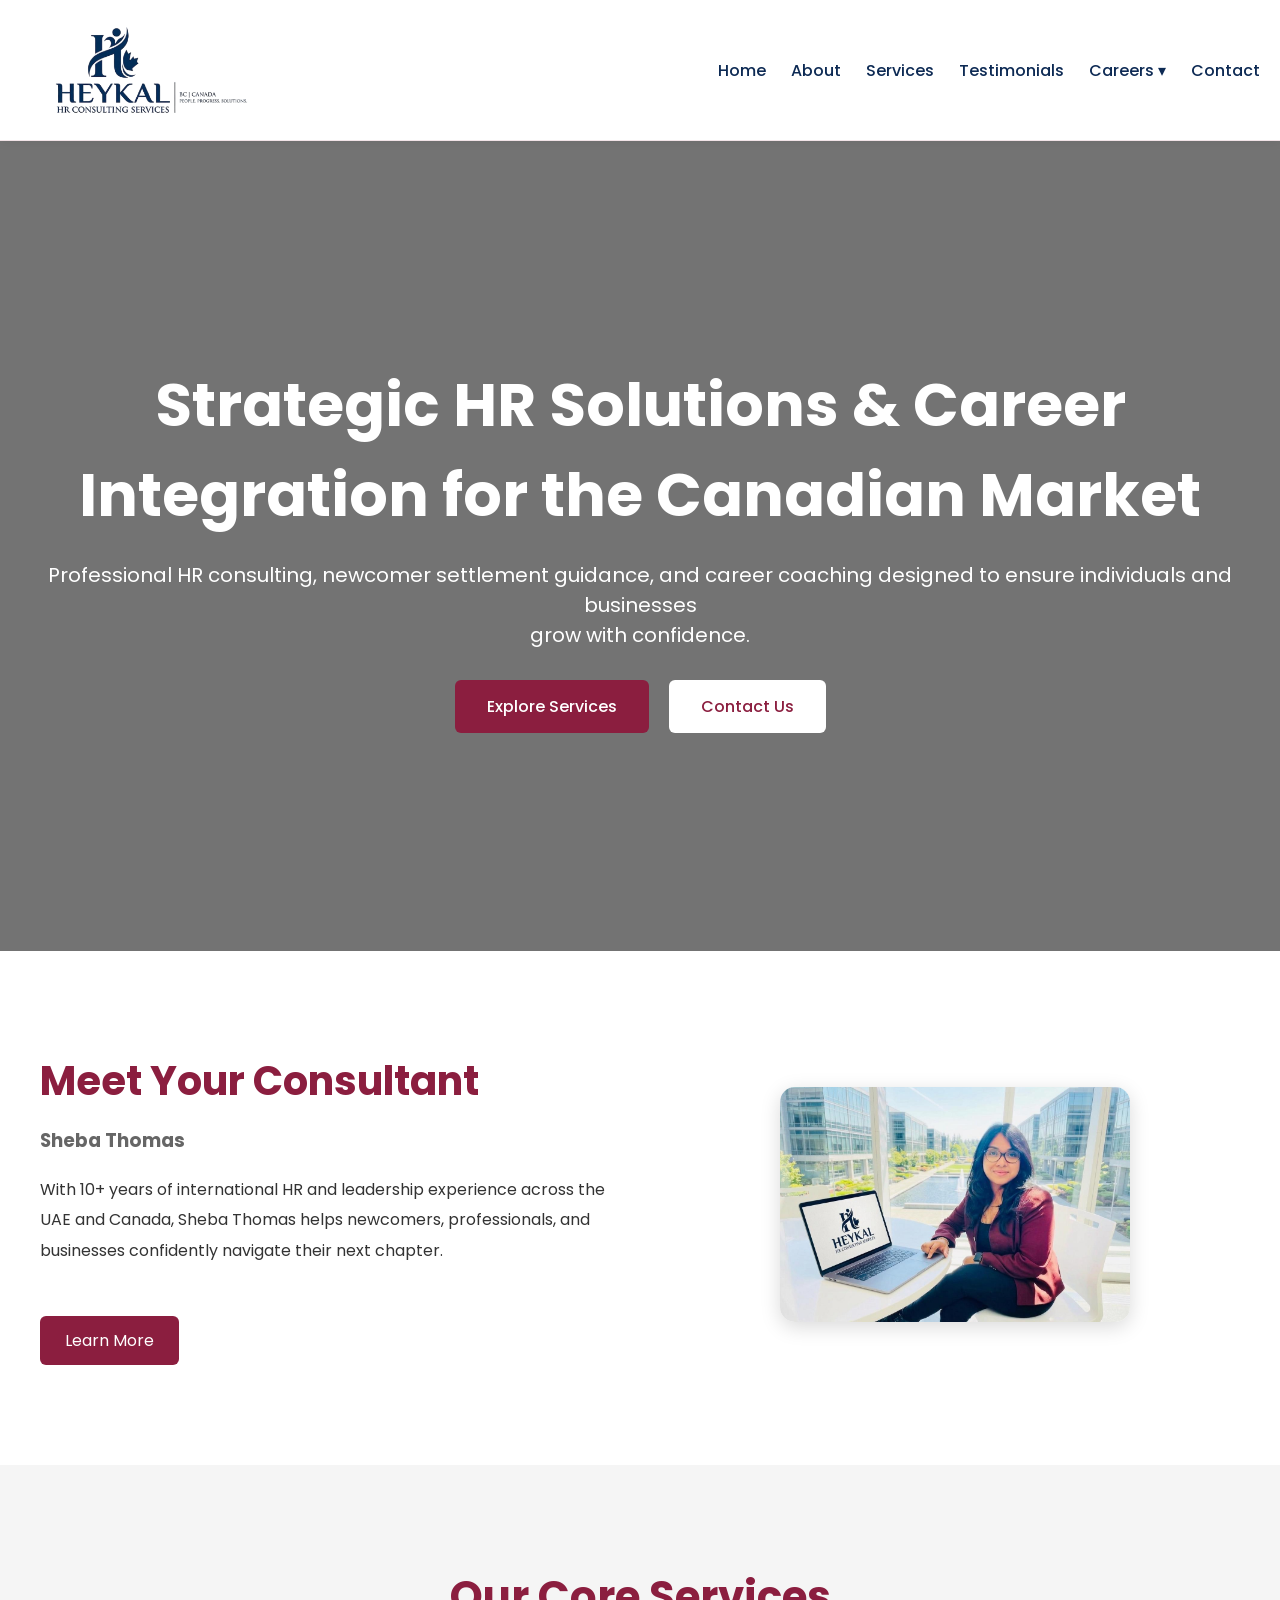
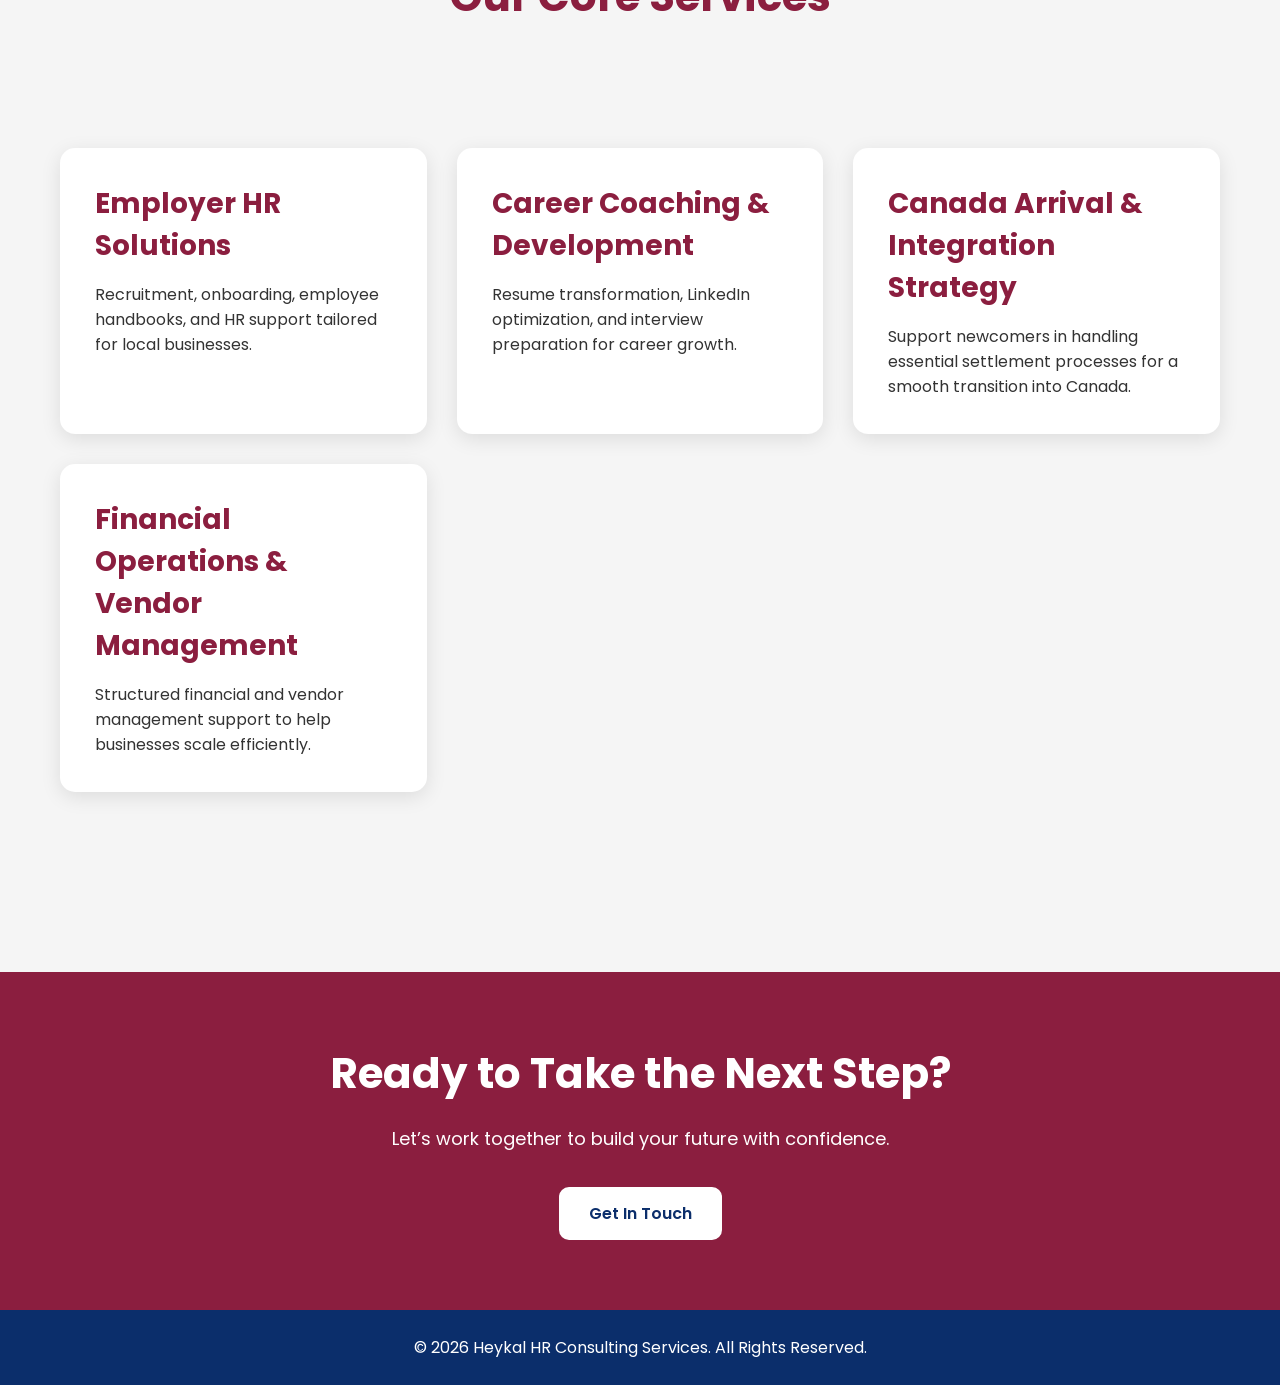
<file: index.html>
<!DOCTYPE html>
<html lang="en">

<head>
  <meta charset="UTF-8">
  <meta name="viewport" content="width=device-width, initial-scale=1.0">
  <title>Heykal HR Consulting Services | Canadian HR Solutions & Career Coaching</title>
  <link rel="icon" type="image/png" href="images/favicon.png">
  <link rel="stylesheet" href="./css/style.css">
  <link href="https://fonts.googleapis.com/css2?family=Poppins:wght@300;400;500;600;700&display=swap" rel="stylesheet">
</head>

<body>

  <!-- HEADER -->
  <header>

  <nav>
    <a href="index.html" class="logo">
  <img src="images/Final Logo 1.png" alt="Logo">
</a>

    <div class="hamburger" id="hamburger">
      <span></span>
      <span></span>
      <span></span>
    </div>

    <ul id="nav-menu">
      <li><a href="index.html">Home</a></li>
      <li><a href="about.html">About</a></li>
      <li><a href="services.html">Services</a></li>
      <li><a href="testimonial.html">Testimonials</a></li>
        <li class="dropdown">
  <a href="#">Careers ▾</a>

  <ul class="dropdown-menu">
    <li><a href="career.html">Career Opportunities</a></li>
    <li><a href="ethical.html">Ethical Commitment</a></li>
  </ul>
</li>
      <li><a href="contact.html" class="nav-btn">Contact</a></li>
    </ul>
  </nav>

  </header>

  <!-- HERO SECTION -->
  <section class="hero">

    <div class="hero-content">

      <h1>
        Strategic HR Solutions & Career Integration for the Canadian Market
      </h1>

      <p>
        ​Professional HR consulting, newcomer settlement guidance, and career 
        coaching designed to ensure individuals and businesses<br>
        grow with confidence.
      </p>

      <div class="hero-buttons">

        <a href="services.html" class="btn">
          Explore Services
        </a>

        <a href="contact.html" class="btn btn-secondary">
          Contact Us
        </a>

      </div>

    </div>

  </section>

  <!-- ABOUT PREVIEW -->
  <section class="home-about">

    <div class="home-about-container">

      <div class="home-about-text">

        <h2>
          Meet Your Consultant
        </h2>

        <h3>
          Sheba Thomas
        </h3>

        <p>
          With 10+ years of international HR and leadership experience
          across the UAE and Canada, Sheba Thomas helps newcomers,
          professionals, and businesses confidently navigate their
          next chapter.
        </p>

        <a href="about.html" class="learn-btn">
          Learn More
        </a>

      </div>

      <div class="home-about-image">

        <img src="images/sheba thomas pic 2.jpeg" alt="Sheba Thomas">

      </div>

    </div>

  </section>

  <!-- SERVICES PREVIEW -->
  <section class="home-services">

    <div class="section-title">
      <h2>Our Core Services</h2>
    </div>

    <div class="services-grid">

      <!-- SERVICE 1 -->
      <div class="service-card-new">

        <h2>Employer HR Solutions</h2>

        <p>
          Recruitment, onboarding, employee handbooks,
          and HR support tailored for local businesses.
        </p>

      </div>

      <!-- SERVICE 2 -->
      <!-- <div class="service-card-new">

        <h2>Elite Concierge & Hospitality Solutions</h2>

        <p>
          Covers expert hiring, specialized hospitality training, 
          and clear rules for handling operations and tough customers.
        </p>

      </div> -->

      <!-- SERVICE 3 -->
      <div class="service-card-new">

        <h2>Career Coaching & Development</h2>

        <p>
          Resume transformation, LinkedIn optimization,
          and interview preparation for career growth.
        </p>

      </div>

      <!-- SERVICE 4 -->
      <div class="service-card-new">

        <h2>Canada Arrival & Integration Strategy</h2>

        <p>
          Support newcomers in handling essential settlement processes for a smooth transition into Canada.
        </p>

      </div>

      <!-- SERVICE 5 -->
       <div class="service-card-new">

        <h2>Financial Operations & Vendor Management</h2>

        <p>
          Structured financial and vendor management support to help businesses scale efficiently.
        </p>

      </div>
    </div>

  </section>

  <!-- CTA SECTION -->
  <section class="cta-section">

    <h2>
      Ready to Take the Next Step?
    </h2>

    <p>
      Let’s work together to build your future with confidence.
    </p>

    <a href="contact.html" class="btn ">
      Get In Touch
    </a>

  </section>

  <!-- FOOTER -->
  <footer>

    <p>
      © 2026 Heykal HR Consulting Services. All Rights Reserved.
    </p>

  </footer>
<script>
  const hamburger = document.getElementById('hamburger');
  const navMenu = document.getElementById('nav-menu');

  hamburger.addEventListener('click', () => {
    navMenu.classList.toggle('active');
    hamburger.classList.toggle('active');
  });
</script>

</body>

</html>
</file>
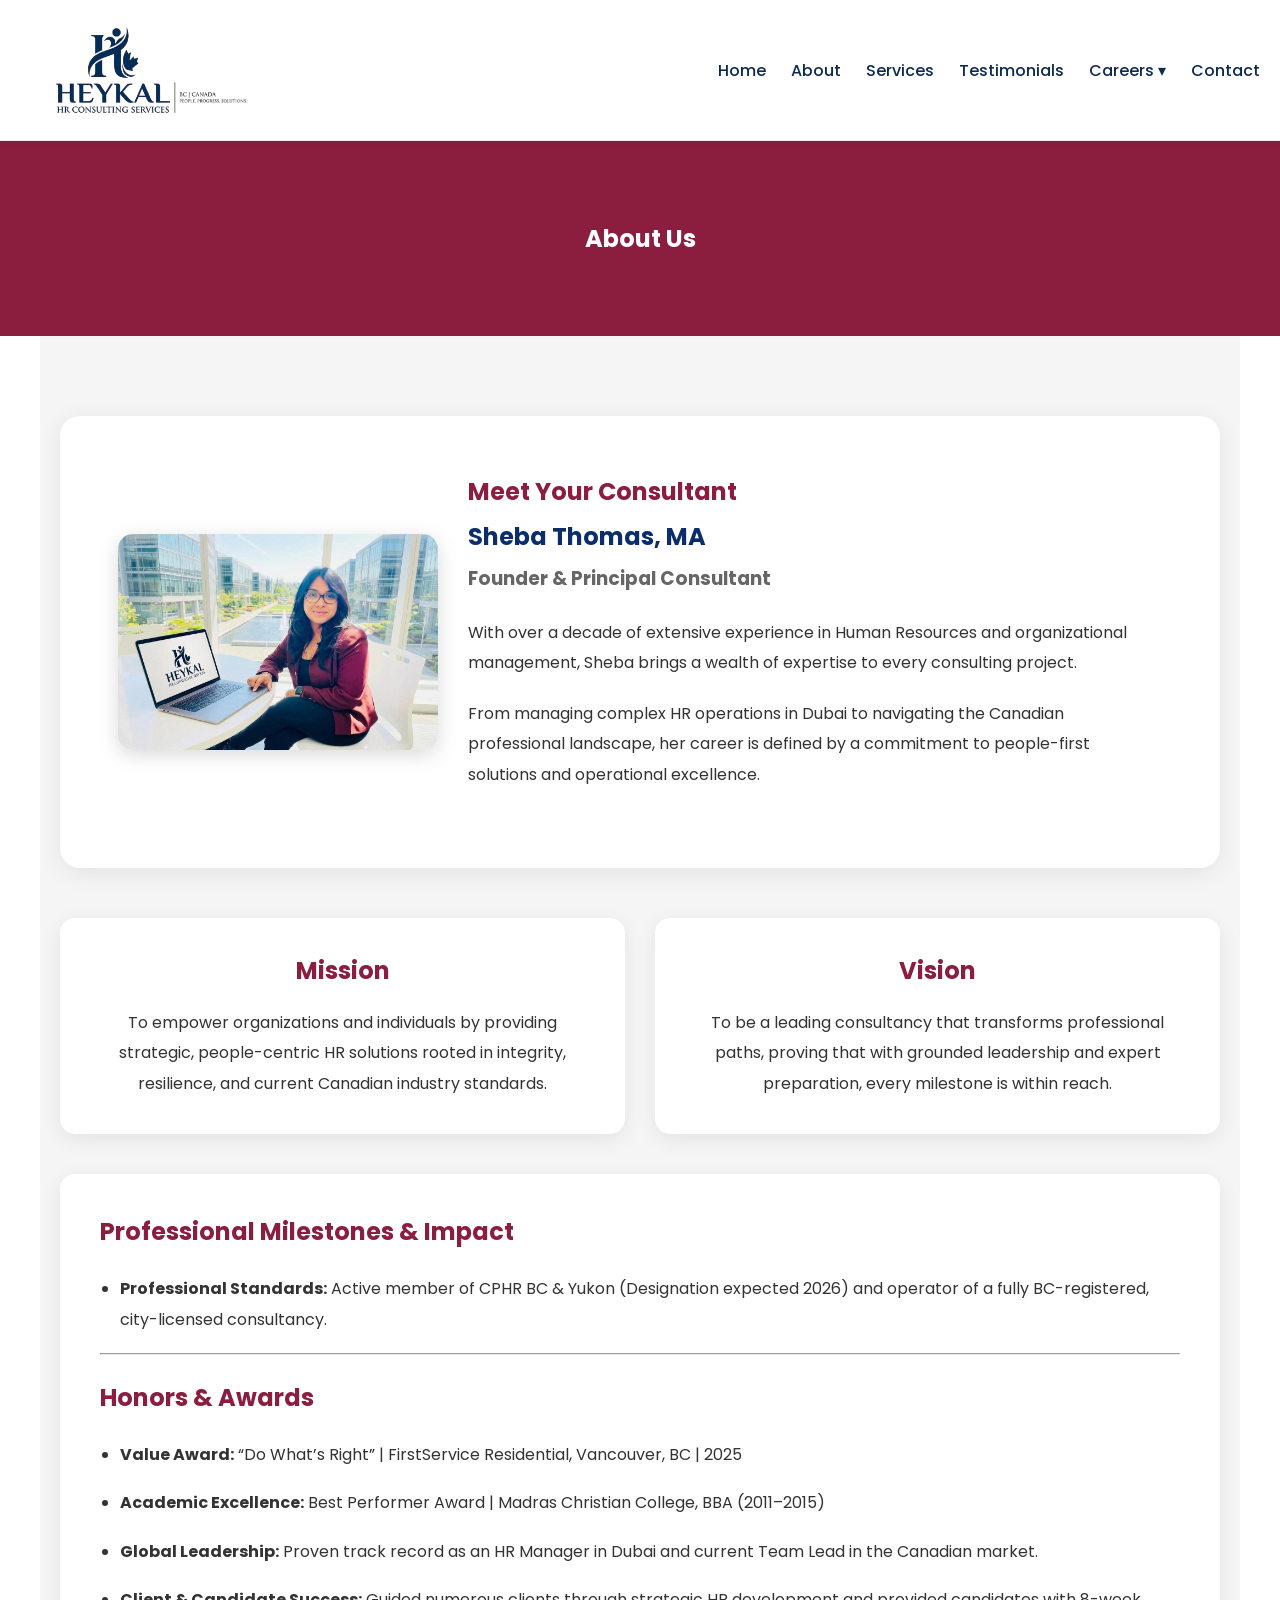
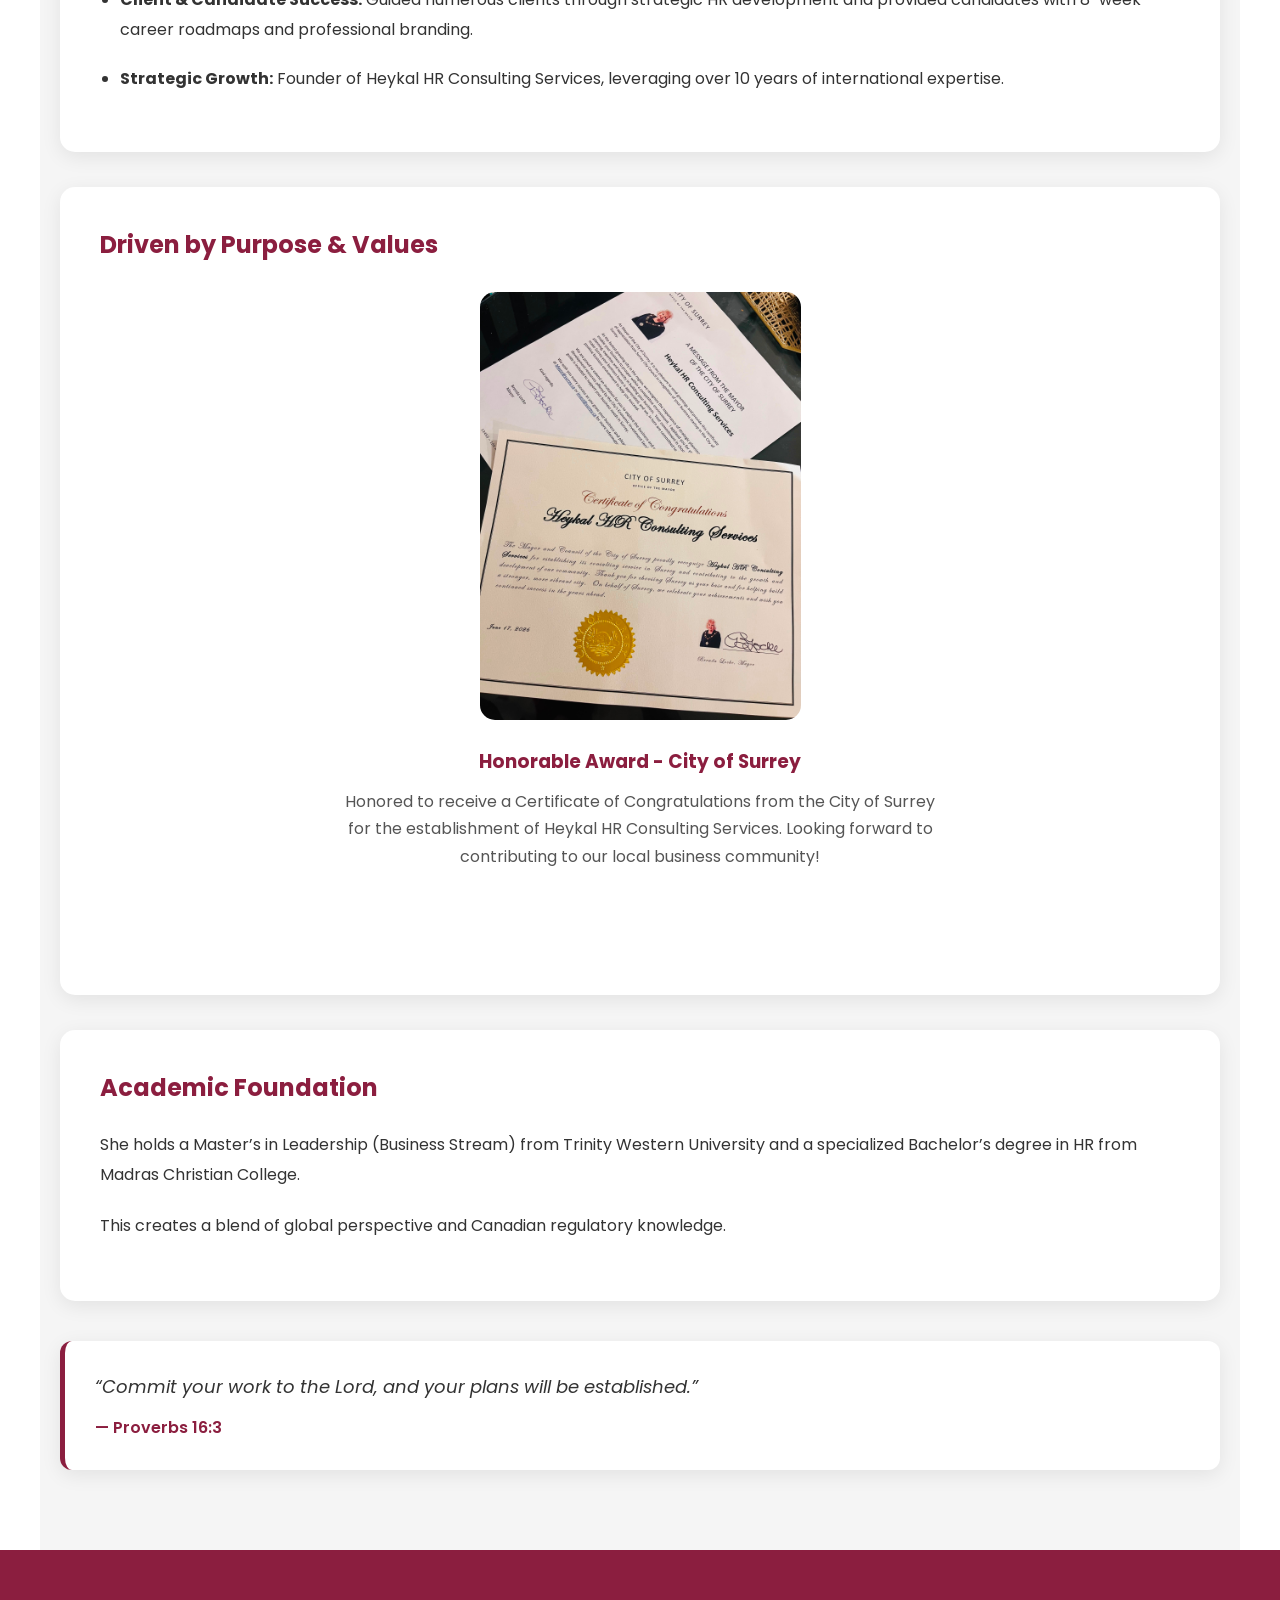
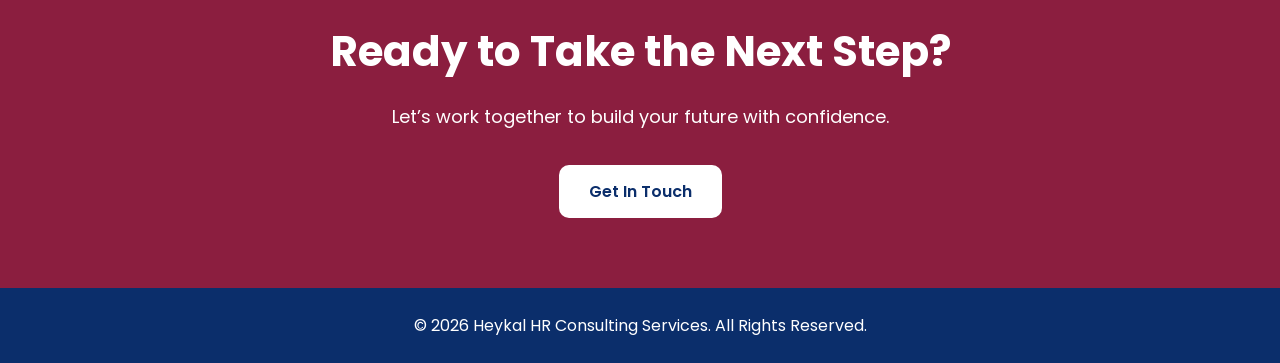
<file: about.html>
<!DOCTYPE html>
<html lang="en">
<head>
  <meta charset="UTF-8">
  <meta name="viewport" content="width=device-width, initial-scale=1.0">
  <title>About Us - Consultancy</title>

  <link rel="stylesheet" href="./css/style.css">

  <link href="https://fonts.googleapis.com/css2?family=Poppins:wght@300;400;500;600;700&display=swap" rel="stylesheet">
</head>
<body>

  <!-- HEADER -->
  <header>

  <nav>
     <a href="index.html" class="logo">
  <img src="images/Final Logo 1.png" alt="Logo">
</a>

    <div class="hamburger" id="hamburger">
      <span></span>
      <span></span>
      <span></span>
    </div>

    <ul id="nav-menu">
      <li><a href="index.html">Home</a></li>
      <li><a href="about.html">About</a></li>
      <li><a href="services.html">Services</a></li>
      <li><a href="testimonial.html">Testimonials</a></li>
       <!-- Careers Dropdown -->
      <li class="dropdown">
  <a href="#">Careers ▾</a>

  <ul class="dropdown-menu">
    <li><a href="career.html">Career Opportunities</a></li>
    <li><a href="ethical.html">Ethical Commitment</a></li>
  </ul>
</li>
      <li><a href="contact.html" class="nav-btn">Contact</a></li>
    </ul>
  </nav>

  </header>

  <section class="page-banner">
    <h1>About Us</h1>
  </section>

<section class="about-profile">

  <!-- MAIN PROFILE CARD -->
  <div class="profile-main-card">

    <img src="images/sheba thomas pic 2.jpeg" alt="Sheba Thomas">

   <div class="profile-content">

  <h1>Meet Your Consultant</h1>

  <h2>Sheba Thomas, MA</h2>

  <h3>Founder & Principal Consultant</h3>

  <p>
    With over a decade of extensive experience in Human Resources
    and organizational management, Sheba brings a wealth of expertise
    to every consulting project.
  </p>

  <p>
    From managing complex HR operations in Dubai to navigating
    the Canadian professional landscape, her career is defined
    by a commitment to people-first solutions and operational excellence.
  </p>

</div>

  </div>

  <!-- MISSION & VISION -->
  <div class="mission-vision-grid">

    <div class="mission-card">

      <h2>Mission</h2>

      <p>
        To empower organizations and individuals by providing strategic,
        people-centric HR solutions rooted in integrity, resilience,
        and current Canadian industry standards.
      </p>

    </div>

    <div class="mission-card">

      <h2>Vision</h2>

      <p>
        To be a leading consultancy that transforms professional paths,
        proving that with grounded leadership and expert preparation,
        every milestone is within reach.
      </p>

    </div>

  </div>

  <!-- EXPERIENCE -->
  <div class="about-box">

  <!-- Section 1: Professional Milestones -->
  <h2>Professional Milestones &amp; Impact</h2>
  <ul>
    <li>
      <strong>Professional Standards:</strong>
      Active member of CPHR BC &amp; Yukon (Designation expected 2026) 
      and operator of a fully BC-registered, city-licensed consultancy.
    </li>
  </ul>

  <hr /> <!-- Clean native browser divider line -->

  <!-- Section 2: Honors & Awards -->
  &nbsp;<h2>Honors &amp; Awards</h2>
  <ul>
    <li>
      <strong>Value Award:</strong>
      “Do What’s Right” | FirstService Residential, Vancouver, BC | 2025
    </li>
    
    <li>
      <strong>Academic Excellence:</strong>
      Best Performer Award | Madras Christian College, BBA (2011–2015)
    </li>

    <li>
      <strong>Global Leadership:</strong>
      Proven track record as an HR Manager in Dubai 
      and current Team Lead in the Canadian market.
    </li>

    <li>
      <strong>Client &amp; Candidate Success:</strong>
      Guided numerous clients through strategic HR development 
      and provided candidates with 8-week career roadmaps and professional branding.
    </li>

    <li>
      <strong>Strategic Growth:</strong>
      Founder of Heykal HR Consulting Services, 
      leveraging over 10 years of international expertise.
    </li>
  </ul>

</div>

<div class="about-box">

  <h2>Driven by Purpose & Values</h2>

  <div class="slider">

    <div class="slides">

      <!-- SLIDE Master -->
      <div class="slide-card active">
        <img src="./images/img master.jpeg" alt="Value Award">
        <h3>Honorable Award - City of Surrey</h3>
        <p>
        Honored to receive a Certificate of Congratulations from the City of Surrey for the establishment of Heykal HR Consulting Services. 
        Looking forward to contributing to our local business community!
        </p>
      </div>

      <!-- SLIDE 1 -->
      <div class="slide-card active">
        <img src="./images/img 1.jpeg" alt="TWU Graduation">
        <h3>TWU Graduation – Class of 2023</h3>
        <p>
          Celebrating success and new beginnings with colleagues at Trinity Western University, Langley campus.  
          Honored to be a Master of Arts in Leadership graduate, Class of 2023.
        </p>
      </div>

      <!-- SLIDE 2 -->
      <div class="slide-card">
        <img src="./images/img 3.jpeg" alt="Alumni Testimony">
        <h3>Alumni Testimony – TWU Orientation</h3>
        <p>
          Sharing my journey as an alumnus at the Trinity Western University Langley campus orientation.  
          A moment of reflection, growth, and giving back to the academic community.
        </p>
      </div>

      <!-- SLIDE 3 -->
      <div class="slide-card">
        <img src="./images/img 5.jpg" alt="Academic Excellence">
        <h3>Academic Excellence – MCC</h3>
        <p>
          Honored to be recognized as the Best Performer of the BBA 2011–2014 batch at Madras Christian College.  
          A milestone that reflects dedication, consistency, and academic excellence.
        </p>
      </div>

      <!-- SLIDE 4 (you can keep or remove if no image) -->
      <div class="slide-card">
        <img src="./images/img 6.jpg" alt="Value Award">
        <h3>Value Award – 2025</h3>
        <p>
          Recipient of the 2025 Value Award for “Do What’s Right” at FirstService Residential, Canada.  
          Recognition for integrity, professionalism, and ethical leadership.        </p>
      </div>

    <!-- SLIDE 5 (you can keep or remove if no image) -->
      <div class="slide-card">
        <img src="./images/img 2.jpeg" alt="Value Award">
        <h3>Memorable Moments at TWU</h3>
        <p>
          ​Mentoring, inspiring, and advising the next generation at TWU.
        </p>
      </div>

    <!-- SLIDE 6 (you can keep or remove if no image) -->
      <div class="slide-card">
        <img src="./images/img 4.jpeg" alt="Value Award">
        <h3>Leadership in Action</h3>
        <p>
          ​Mentoring, inspiring, and advising the next generation at TWU.
        </p>
      </div>

    <!-- SLIDE 7 (you can keep or remove if no image) -->
      <div class="slide-card">
        <img src="./images/img 7.jpeg" alt="Value Award">
        <h3>Strategic HR Connection</h3>
        <p>
         Aligning with industry leaders and strategic human resources developments at the CPHR BC & Yukon AGM.
        </p>
      </div>

    <!-- SLIDE 8 (you can keep or remove if no image) -->
      <div class="slide-card">
        <img src="./images/img 8.jpeg" alt="Value Award">
        <h3>Building Meaningful Partnership</h3>
        <p>
         Connecting with professionals to drive strategic career integration and workforce pathways.
        </p>
      </div>

    </div>

  </div>
</div>
  <!-- EDUCATION -->
  <div class="about-box">

    <h2>Academic Foundation</h2>

    <p>
      She holds a Master’s in Leadership (Business Stream)
      from Trinity Western University and a specialized
      Bachelor’s degree in HR from Madras Christian College.
    </p>

    <p>
      This creates a blend of global perspective and
      Canadian regulatory knowledge.
    </p>

  </div>
<!-- BIBLE VERSE -->
<div class="verse">

  <p>
    “Commit your work to the Lord, and your plans will be established.”
  </p>

  <span>
    — Proverbs 16:3
  </span>

</div>
</section>

<!-- CTA SECTION -->
  <section class="cta-section">

    <h2>
      Ready to Take the Next Step?
    </h2>

    <p>
      Let’s work together to build your future with confidence.
    </p>

    <a href="contact.html" class="btn ">
      Get In Touch
    </a>

  </section>

  <!-- FOOTER -->
  <footer>

    <p>
      © 2026 Heykal HR Consulting Services. All Rights Reserved.
    </p>

  </footer>
  
  <script>
    const hamburger = document.getElementById('hamburger');
    const navMenu = document.getElementById('nav-menu'); // Double check this ID matches your <ul>

    hamburger.addEventListener('click', () => {
      navMenu.classList.toggle('active');
      console.log("Menu toggled!"); // This helps you check if the click is working
    });
  </script>

  <script>
  const slides = document.querySelectorAll(".slide-card");
  let currentSlide = 0;

  function showSlide(index) {
    slides.forEach(slide => slide.classList.remove("active"));
    slides[index].classList.add("active");
  }

  function nextSlide() {
    currentSlide = (currentSlide + 1) % slides.length;
    showSlide(currentSlide);
  }

  // start
  showSlide(currentSlide);

  // change every 3 seconds
  setInterval(nextSlide, 4500);
</script>

</body>
</html>
</file>
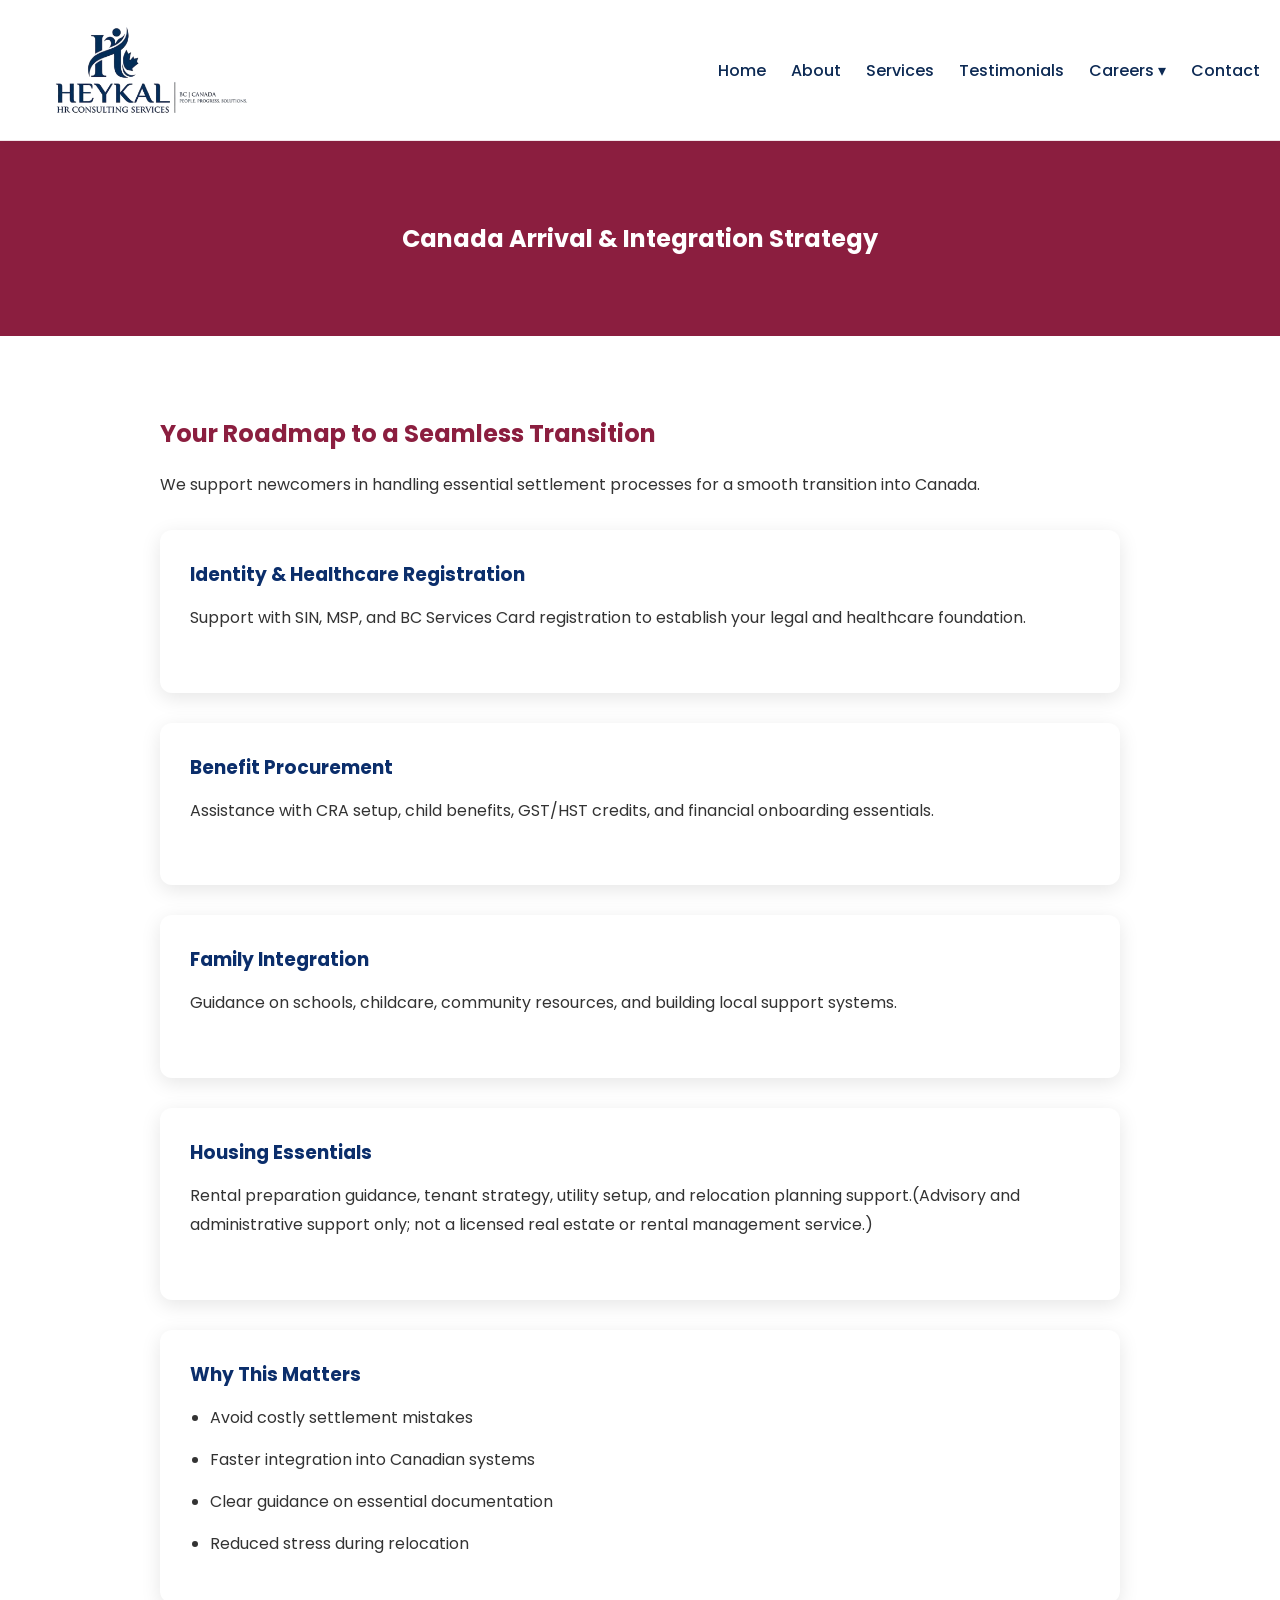
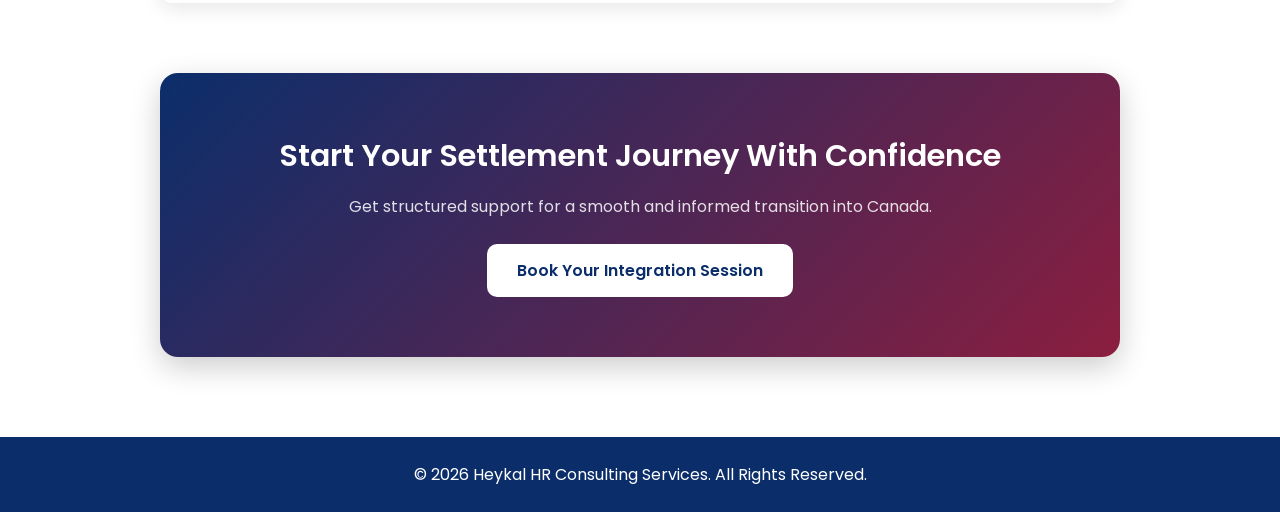
<file: canada-arrival.html>
<!DOCTYPE html>
<html lang="en">

<head>
  <meta charset="UTF-8">
  <meta name="viewport" content="width=device-width, initial-scale=1.0">

  <title>Canada Arrival & Integration Strategy</title>

  <link rel="stylesheet" href="./css/style.css">

  <link href="https://fonts.googleapis.com/css2?family=Poppins:wght@300;400;500;600;700&display=swap" rel="stylesheet">
</head>

<body>

  <!-- HEADER -->
  <header>

    <nav>
      <a href="index.html" class="logo">
  <img src="images/Final Logo 1.png" alt="Logo">
</a>

      <div class="hamburger" id="hamburger">
        <span></span>
        <span></span>
        <span></span>
      </div>

      <ul id="nav-menu">
        <li><a href="index.html">Home</a></li>
        <li><a href="about.html">About</a></li>
        <li><a href="services.html">Services</a></li>
        <li><a href="testimonial.html">Testimonials</a></li>
         <!-- Careers Dropdown -->
       <li class="dropdown">
  <a href="#">Careers ▾</a>

  <ul class="dropdown-menu">
    <li><a href="career.html">Career Opportunities</a></li>
    <li><a href="ethical.html">Ethical Commitment</a></li>
  </ul>
</li>
        <li><a href="contact.html" class="nav-btn">Contact</a></li>
      </ul>
    </nav>

  </header>

  <!-- BANNER -->
  <section class="page-banner">
    <h1>Canada Arrival & Integration Strategy</h1>
  </section>

  <!-- CONTENT -->
  <section class="roadmap-section">

    <h2>Your Roadmap to a Seamless Transition</h2>

    <p>
      We support newcomers in handling essential settlement processes for a smooth transition into Canada.
    </p>

    <!-- BOX 1 -->
    <div class="timeline-box">
      <h3>Identity & Healthcare Registration</h3>
      <p>
        Support with SIN, MSP, and BC Services Card registration to establish your legal and healthcare foundation.
      </p>
    </div>

    <!-- BOX 2 -->
    <div class="timeline-box">
      <h3>Benefit Procurement</h3>
      <p>
        Assistance with CRA setup, child benefits, GST/HST credits, and financial onboarding essentials.
      </p>
    </div>

    <!-- BOX 3 -->
    <div class="timeline-box">
      <h3>Family Integration</h3>
      <p>
        Guidance on schools, childcare, community resources, and building local support systems.
      </p>
    </div>

    <!-- BOX 4 -->
    <div class="timeline-box">
      <h3>Housing Essentials</h3>
      <p>
        Rental preparation guidance, tenant strategy, utility setup, and relocation planning support.
        ​(Advisory and administrative support only; not a licensed real estate or rental management service.)
      </p>
    </div>

    <!-- WHY SECTION -->
    <div class="timeline-box">
      <h3>Why This Matters</h3>

      <ul>
        <li>Avoid costly settlement mistakes</li>
        <li>Faster integration into Canadian systems</li>
        <li>Clear guidance on essential documentation</li>
        <li>Reduced stress during relocation</li>
      </ul>
    </div>

    <!-- CTA -->
    <div class="service-cta">

      <h3>Start Your Settlement Journey With Confidence</h3>

      <p>
        Get structured support for a smooth and informed transition into Canada.
      </p>

      <a href="contact.html" class="contact-btn">
        Book Your Integration Session
      </a>

    </div>

  </section>

    <!-- FOOTER -->
  <footer>

    <p>
      © 2026 Heykal HR Consulting Services. All Rights Reserved.
    </p>

  </footer>
  
  <!-- SCRIPT -->
  <script>
    const hamburger = document.getElementById('hamburger');
    const navMenu = document.getElementById('nav-menu');

    hamburger.addEventListener('click', () => {
      navMenu.classList.toggle('active');
    });
  </script>

</body>

</html>
</file>
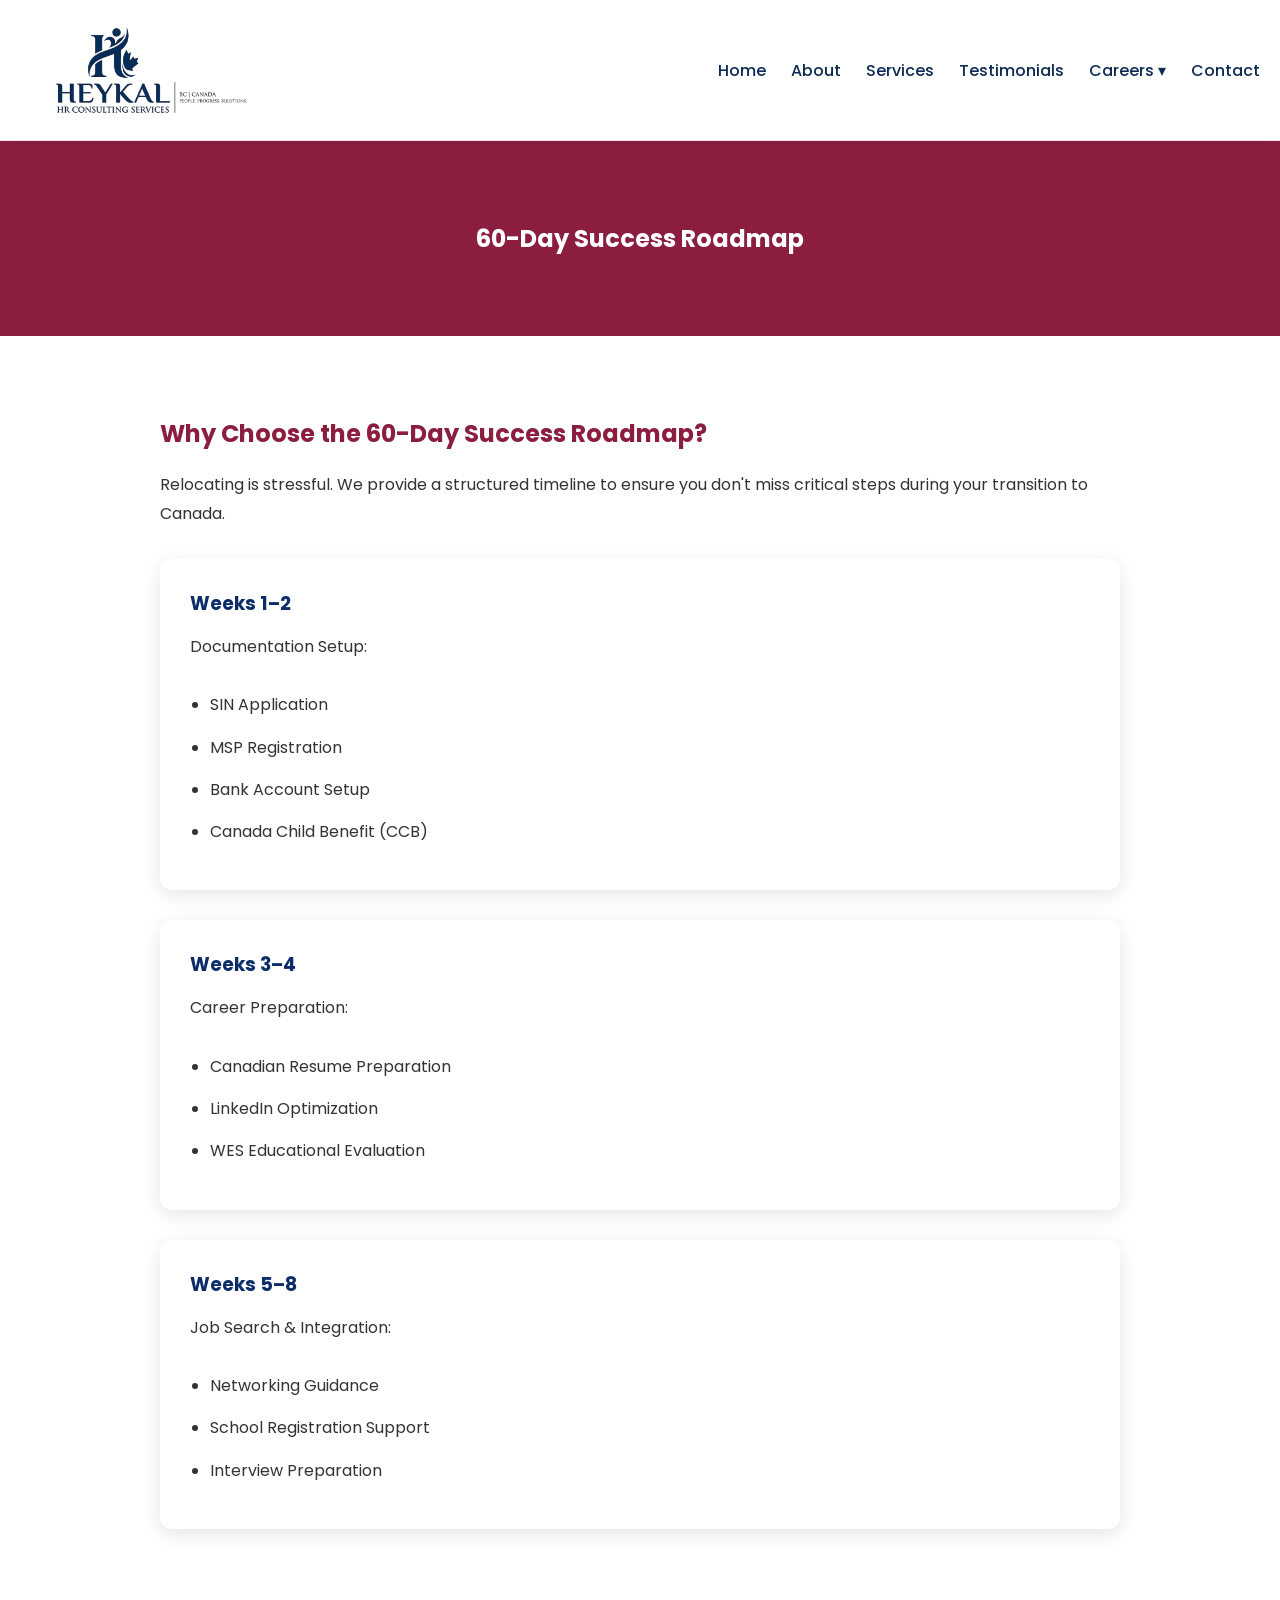
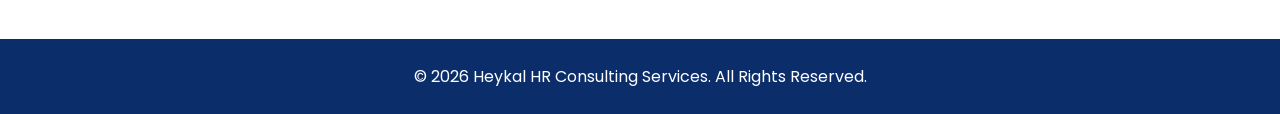
<file: canada-start.html>
<!DOCTYPE html>
<html lang="en">

<head>
  <meta charset="UTF-8">
  <meta name="viewport" content="width=device-width, initial-scale=1.0">

  <title>60-Day Success Package</title>

  <link rel="stylesheet" href="./css/style.css">

  <link href="https://fonts.googleapis.com/css2?family=Poppins:wght@300;400;500;600;700&display=swap" rel="stylesheet">
</head>

<body>

  <!-- HEADER -->
  <header>

  <nav>
     <a href="index.html" class="logo">
  <img src="images/Final Logo 1.png" alt="Logo">
</a>

    <div class="hamburger" id="hamburger">
      <span></span>
      <span></span>
      <span></span>
    </div>

    <ul id="nav-menu">
      <li><a href="index.html">Home</a></li>
      <li><a href="about.html">About</a></li>
      <li><a href="services.html">Services</a></li>
      <li><a href="testimonial.html">Testimonials</a></li>
       <!-- Careers Dropdown -->
     <li class="dropdown">
  <a href="#">Careers ▾</a>

  <ul class="dropdown-menu">
    <li><a href="career.html">Career Opportunities</a></li>
    <li><a href="ethical.html">Ethical Commitment</a></li>
  </ul>
</li>
      <li><a href="contact.html" class="nav-btn">Contact</a></li>
    </ul>
  </nav>

  </header>

  <!-- BANNER -->
  <section class="page-banner">
    <h1>60-Day Success Roadmap</h1>
  </section>

  <!-- CONTENT -->
  <section class="roadmap-section">

    <h2>Why Choose the 60-Day Success Roadmap?</h2>

    <p>
      Relocating is stressful. We provide a structured timeline to ensure
      you don't miss critical steps during your transition to Canada.
    </p>

    <!-- TIMELINE -->

    <div class="timeline-box">

      <h3>Weeks 1–2</h3>

      <p>
        Documentation Setup:
      </p>

      <ul>
        <li>SIN Application</li>
        <li>MSP Registration</li>
        <li>Bank Account Setup</li>
        <li>Canada Child Benefit (CCB)</li>
      </ul>

    </div>

    <div class="timeline-box">

      <h3>Weeks 3–4</h3>

      <p>
        Career Preparation:
      </p>

      <ul>
        <li>Canadian Resume Preparation</li>
        <li>LinkedIn Optimization</li>
        <li>WES Educational Evaluation</li>
      </ul>

    </div>

    <div class="timeline-box">

      <h3>Weeks 5–8</h3>

      <p>
        Job Search & Integration:
      </p>

      <ul>
        <li>Networking Guidance</li>
        <li>School Registration Support</li>
        <li>Interview Preparation</li>
      </ul>

    </div>

  </section>

    <!-- FOOTER -->
  <footer>

    <p>
      © 2026 Heykal HR Consulting Services. All Rights Reserved.
    </p>

  </footer>
  
  <script>
    const hamburger = document.getElementById('hamburger');
    const navMenu = document.getElementById('nav-menu'); // Double check this ID matches your <ul>

    hamburger.addEventListener('click', () => {
      navMenu.classList.toggle('active');
      console.log("Menu toggled!"); // This helps you check if the click is working
    });
  </script>
</body>

</html>
</file>
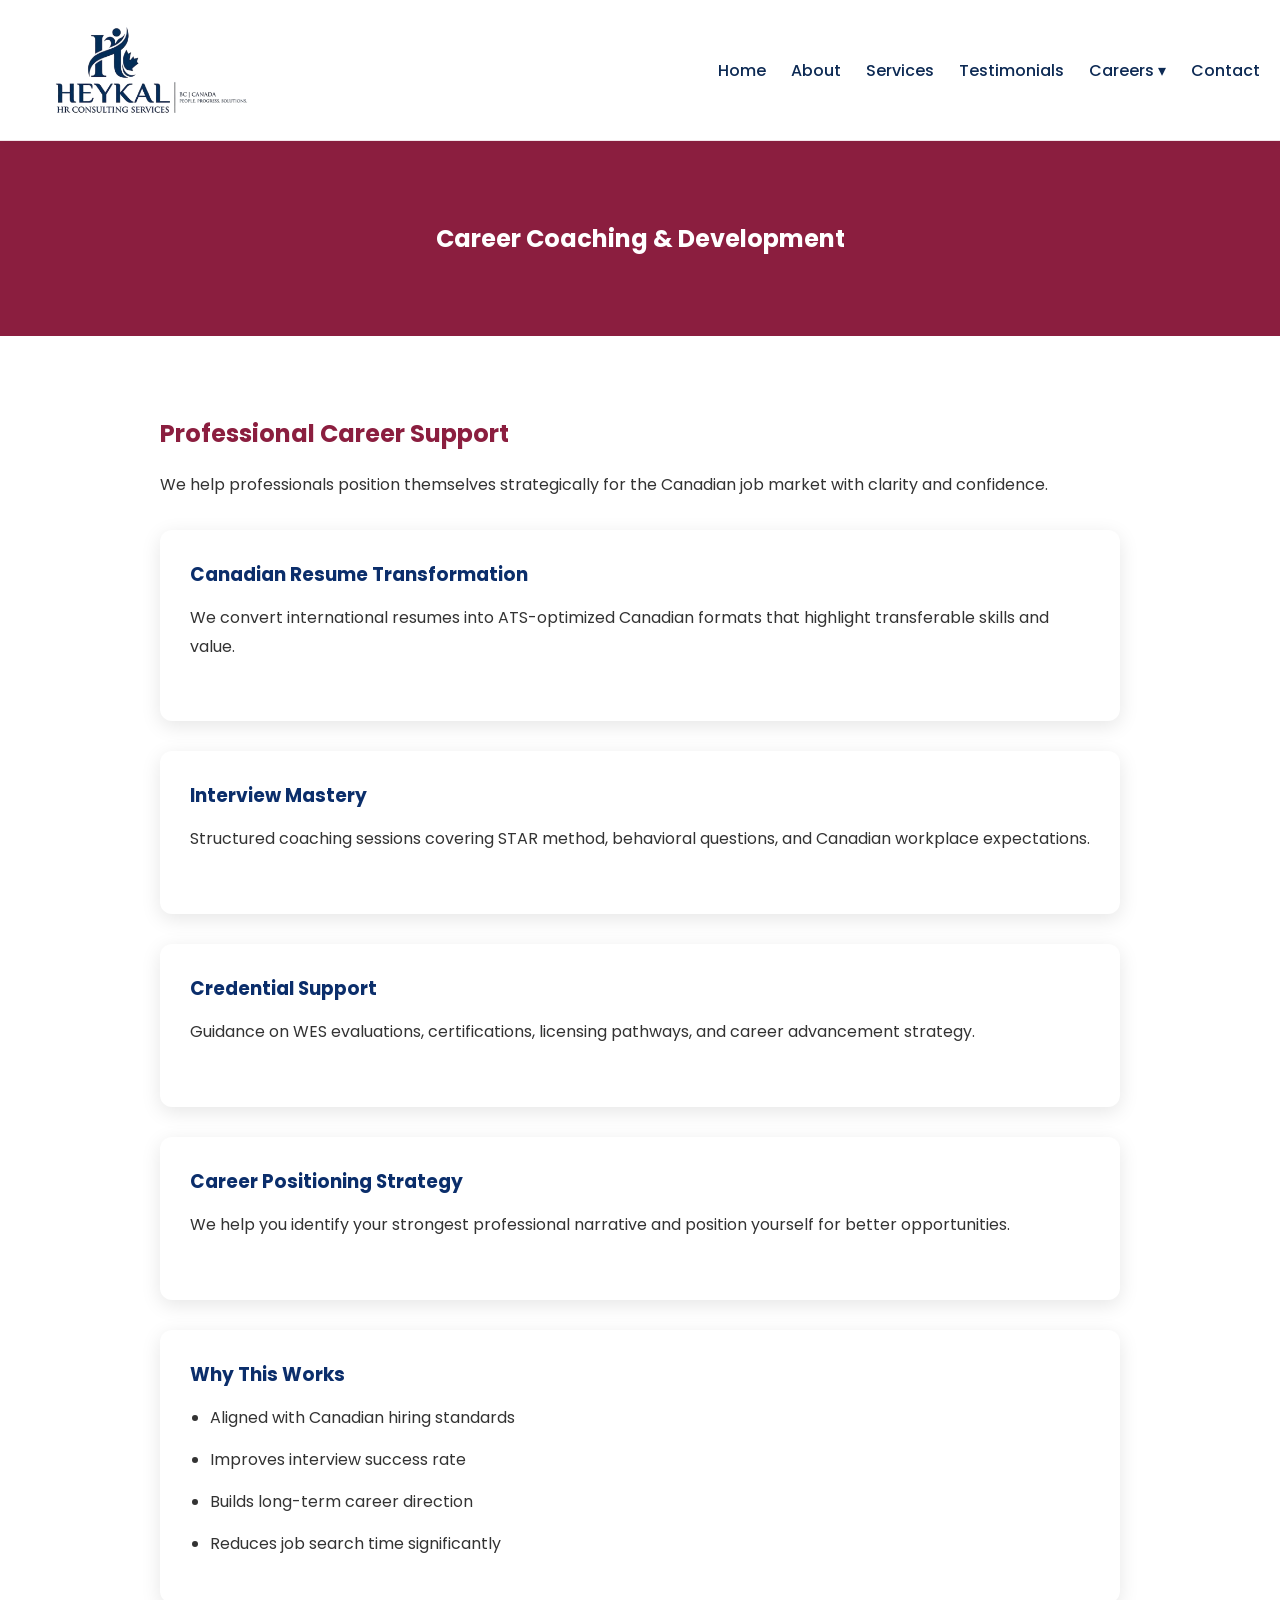
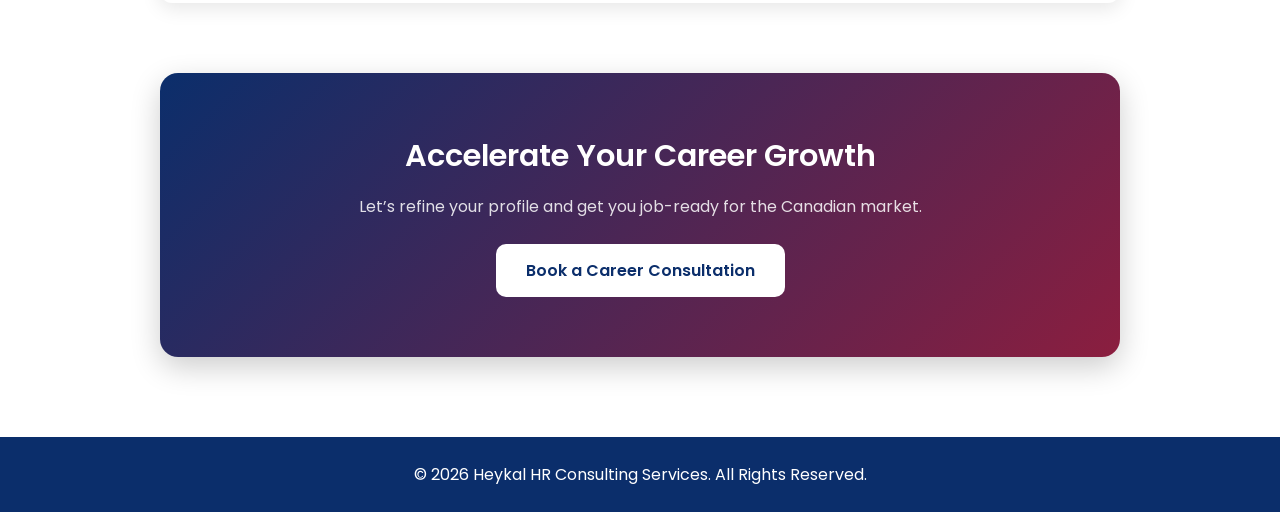
<file: career-coaching.html>
<!DOCTYPE html>
<html lang="en">

<head>
  <meta charset="UTF-8">
  <meta name="viewport" content="width=device-width, initial-scale=1.0">

  <title>Career Coaching & Development</title>

  <link rel="stylesheet" href="./css/style.css">

  <link href="https://fonts.googleapis.com/css2?family=Poppins:wght@300;400;500;600;700&display=swap" rel="stylesheet">
</head>

<body>

  <!-- HEADER -->
  <header>

    <nav>
       <a href="index.html" class="logo">
  <img src="images/Final Logo 1.png" alt="Logo">
</a>

      <div class="hamburger" id="hamburger">
        <span></span>
        <span></span>
        <span></span>
      </div>

      <ul id="nav-menu">
        <li><a href="index.html">Home</a></li>
        <li><a href="about.html">About</a></li>
        <li><a href="services.html">Services</a></li>
        <li><a href="testimonial.html">Testimonials</a></li>
         <!-- Careers Dropdown -->
        <li class="dropdown">
  <a href="#">Careers ▾</a>

  <ul class="dropdown-menu">
    <li><a href="career.html">Career Opportunities</a></li>
    <li><a href="ethical.html">Ethical Commitment</a></li>
  </ul>
</li>
        <li><a href="contact.html" class="nav-btn">Contact</a></li>
      </ul>
    </nav>

  </header>

  <!-- BANNER -->
  <section class="page-banner">
    <h1>Career Coaching & Development</h1>
  </section>

  <!-- CONTENT -->
  <section class="roadmap-section">

    <h2>Professional Career Support</h2>

    <p>
      We help professionals position themselves strategically for the Canadian job market with clarity and confidence.
    </p>

    <!-- BOX 1 -->
    <div class="timeline-box">
      <h3>Canadian Resume Transformation</h3>
      <p>
        We convert international resumes into ATS-optimized Canadian formats that highlight transferable skills and value.
      </p>
    </div>

    <!-- BOX 2 -->
    <div class="timeline-box">
      <h3>Interview Mastery</h3>
      <p>
        Structured coaching sessions covering STAR method, behavioral questions, and Canadian workplace expectations.
      </p>
    </div>

    <!-- BOX 3 -->
    <div class="timeline-box">
      <h3>Credential Support</h3>
      <p>
        Guidance on WES evaluations, certifications, licensing pathways, and career advancement strategy.
      </p>
    </div>

    <!-- BOX 4 -->
    <div class="timeline-box">
      <h3>Career Positioning Strategy</h3>
      <p>
        We help you identify your strongest professional narrative and position yourself for better opportunities.
      </p>
    </div>

    <!-- WHY SECTION -->
    <div class="timeline-box">
      <h3>Why This Works</h3>

      <ul>
        <li>Aligned with Canadian hiring standards</li>
        <li>Improves interview success rate</li>
        <li>Builds long-term career direction</li>
        <li>Reduces job search time significantly</li>
      </ul>
    </div>

    <!-- CTA -->
    <div class="service-cta">

      <h3>Accelerate Your Career Growth</h3>

      <p>
        Let’s refine your profile and get you job-ready for the Canadian market.
      </p>

      <a href="contact.html" class="contact-btn">
        Book a Career Consultation
      </a>

    </div>

  </section>

    <!-- FOOTER -->
  <footer>

    <p>
      © 2026 Heykal HR Consulting Services. All Rights Reserved.
    </p>

  </footer>
  
  <!-- SCRIPT -->
  <script>
    const hamburger = document.getElementById('hamburger');
    const navMenu = document.getElementById('nav-menu');

    hamburger.addEventListener('click', () => {
      navMenu.classList.toggle('active');
    });
  </script>

</body>

</html>
</file>
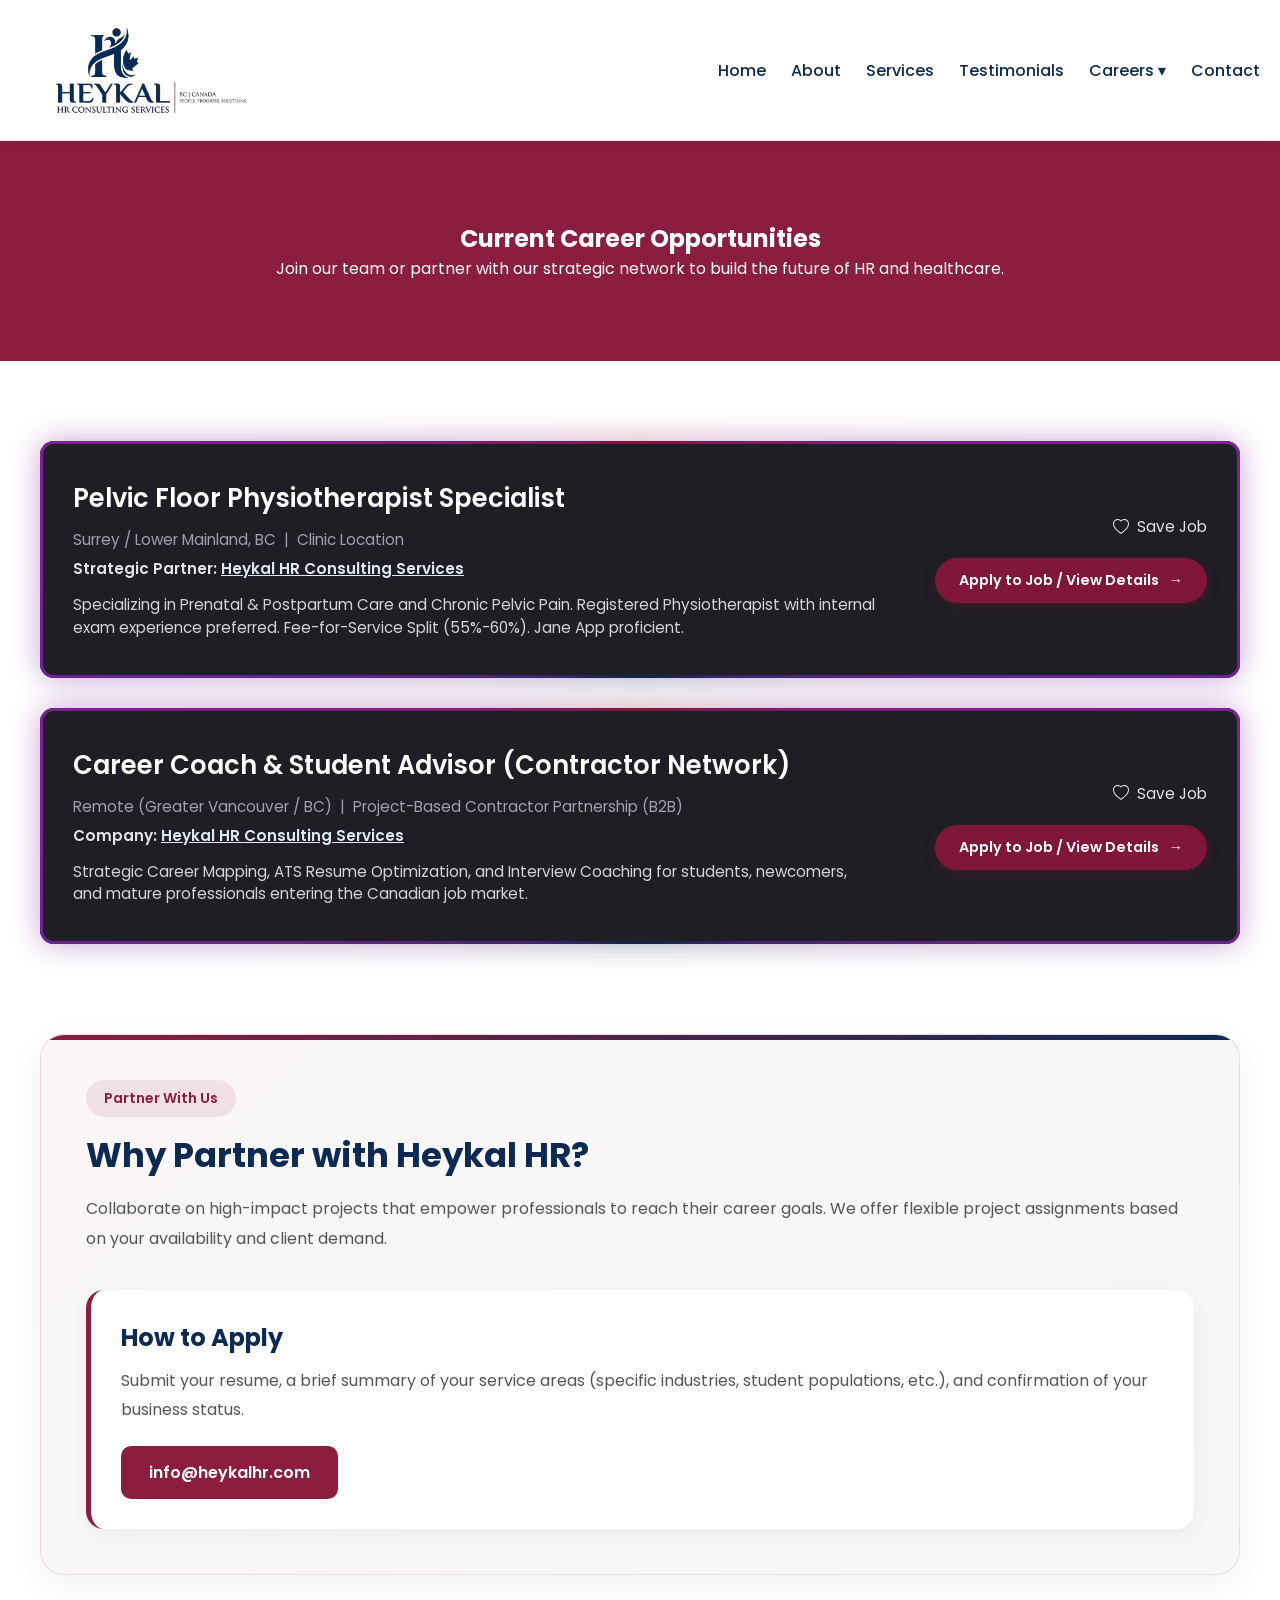
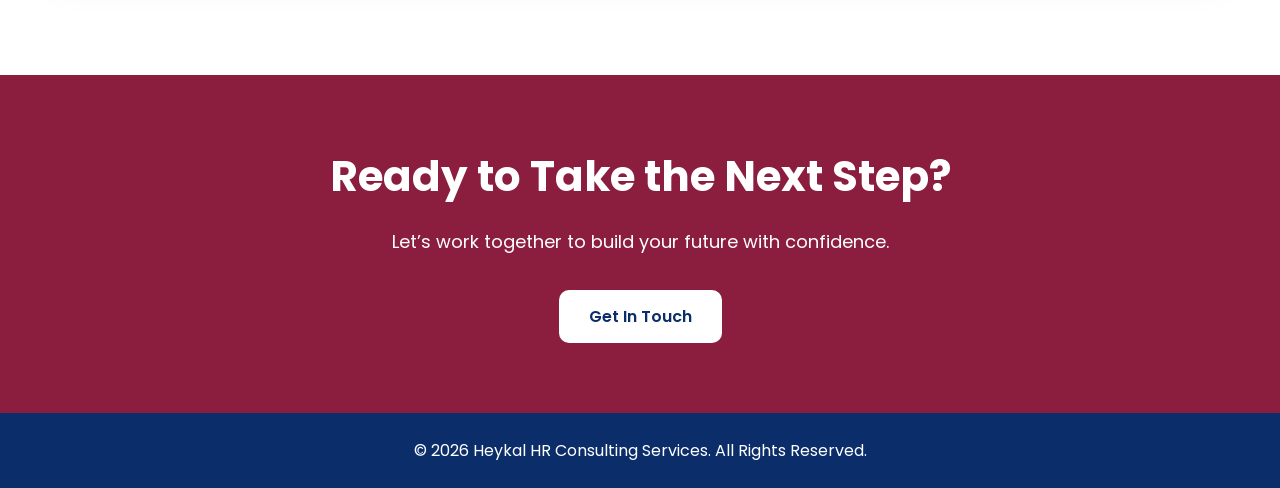
<file: career.html>
<!DOCTYPE html>
<html lang="en">
<head>
  <meta charset="UTF-8">
  <meta name="viewport" content="width=device-width, initial-scale=1.0">
  <title>About Us - Consultancy</title>

  <link rel="stylesheet" href="./css/style.css">

  <link href="https://fonts.googleapis.com/css2?family=Poppins:wght@300;400;500;600;700&display=swap" rel="stylesheet">
</head>
<body>

  <!-- HEADER -->
  <header>

  <nav>
     <a href="index.html" class="logo">
  <img src="images/Final Logo 1.png" alt="Logo">
</a>

    <div class="hamburger" id="hamburger">
      <span></span>
      <span></span>
      <span></span>
    </div>

    <ul id="nav-menu">
      <li><a href="index.html">Home</a></li>
      <li><a href="about.html">About</a></li>
      <li><a href="services.html">Services</a></li>
      <li><a href="testimonial.html">Testimonials</a></li>
      <li class="dropdown">
  <a href="#">Careers ▾</a>

  <ul class="dropdown-menu">
    <li><a href="career.html">Career Opportunities</a></li>
    <li><a href="ethical.html">Ethical Commitment</a></li>
  </ul>
</li>
      <li><a href="contact.html" class="nav-btn">Contact</a></li>
    </ul>
  </nav>

  </header>

<section class="page-banner">
  <h1>Current Career Opportunities</h1>
  <p>Join our team or partner with our strategic network to build the future of HR and healthcare.</p>
</section>

<section class="careers-section">
  <div class="careers-container">

    <div class="accenture-style-list">
      
      <!-- CAREER 1: Pelvic Floor Physiotherapist -->
      <div class="glowing-card-wrapper">
        <div class="job-accordion-item">
          <!-- Visible Header Layout -->
          <div class="job-header-row">
            <div class="job-main-info">
              <h3 class="job-title">Pelvic Floor Physiotherapist Specialist</h3>
              <p class="job-sub-meta">Surrey / Lower Mainland, BC &nbsp;|&nbsp; Clinic Location</p>
              <p class="job-quick-skill">Strategic Partner: <span class="highlight-text">Heykal HR Consulting Services</span></p>
              <p class="job-brief-desc">Specializing in Prenatal & Postpartum Care and Chronic Pelvic Pain. Registered Physiotherapist with internal exam experience preferred. Fee-for-Service Split (55%-60%). Jane App proficient.</p>
            </div>
            
            <div class="job-right-actions">
              <button class="save-job-btn">
                <svg xmlns="http://www.w3.org/2000/svg" width="16" height="16" fill="currentColor" viewBox="0 0 16 16"><path d="m8 2.748-.717-.737C5.6.281 2.514.878 1.4 3.053c-.523 1.023-.641 2.5.314 4.385.92 1.815 2.834 3.989 6.286 6.357 3.452-2.368 5.365-4.542 6.286-6.357.955-1.886.838-3.362.314-4.385C13.486.878 10.4.28 8.717 2.01zM8 15C-7.333 4.868 3.279-3.04 7.824 1.143q.09.083.176.171a3 3 0 0 1 .176-.17C12.72-3.042 23.333 4.867 8 15"/></svg>
                Save Job
              </button>
              <button class="job-toggle-btn">
                <span class="btn-text">Apply to Job / View Details</span>
                <span class="toggle-icon">→</span>
              </button>
            </div>
          </div>

          <!-- Hidden Expandable Panel -->
          <div class="job-content-panel">
            <div class="panel-inner-content">
              <div class="job-details-grid">
                <div class="details-column">
                  <h4>Wages & Retainers</h4>
                  <p>Fee-for-Service Split: <strong>55% to 60%</strong> based on clinical experience.</p>
                  
                  <h4>Position Requirements</h4>
                  <ul>
                    <li>100% Dedicated Pelvic Health Practice or Hybrid Model (Pelvic Floor + General Orthopedics).</li>
                    <li>Caseload focus: Prenatal & Postpartum Care, Chronic Pelvic Pain, and complex conditions.</li>
                    <li>Trauma-informed care approach highly preferred.</li>
                    <li>Registered Physiotherapist in good standing in BC, authorized for internal exam.</li>
                    <li>Confident, authentic, and people-friendly.</li>
                  </ul>
                </div>
                <div class="details-column">
                  <h4>Clinical Environment & Perks</h4>
                  <ul>
                    <li>Fully Private Enclosed Rooms equipped with dedicated in-room sinks.</li>
                    <li>Integrated Jane App Platform for seamless charting and scheduling.</li>
                    <li>Efficient administrative support & Free parking available on-site.</li>
                    <li>Schedule flexibility (Mornings, Afternoons, Evenings, Weekends).</li>
                    <li>No mandatory dress code & Mentorship for exceptional practitioners.</li>
                  </ul>
                </div>
              </div>
              <div class="panel-footer">
                <p class="footer-disclaimer">Please note: This recruitment process is managed strategically by Heykal HR Consulting Services on behalf of our clinical client.</p>
                <a href="contact.html" class="btn-apply-accenture">Contact Now / Apply</a>
              </div>
            </div>
          </div>
        </div>
      </div>

      <!-- CAREER 2: Career Coach & Student Advisor -->
    <!-- CAREER 2: Career Coach & Student Advisor -->
<div class="glowing-card-wrapper">
  <div class="job-accordion-item">
    
    <!-- Visible Header Layout -->
    <div class="job-header-row">
      <div class="job-main-info">
        <h3 class="job-title">Career Coach & Student Advisor (Contractor Network)</h3>

        <p class="job-sub-meta">
          Remote (Greater Vancouver / BC)
          &nbsp;|&nbsp; Project-Based Contractor Partnership (B2B)
        </p>

        <p class="job-quick-skill">
          Company:
          <span class="highlight-text">Heykal HR Consulting Services</span>
        </p>

        <p class="job-brief-desc">
          Strategic Career Mapping, ATS Resume Optimization, and Interview Coaching for students,
          newcomers, and mature professionals entering the Canadian job market.
        </p>
      </div>

      <div class="job-right-actions">
        <button class="save-job-btn">
          <svg xmlns="http://www.w3.org/2000/svg" width="16" height="16" fill="currentColor" viewBox="0 0 16 16">
            <path d="m8 2.748-.717-.737C5.6.281 2.514.878 1.4 3.053c-.523 1.023-.641 2.5.314 4.385.92 1.815 2.834 3.989 6.286 6.357 3.452-2.368 5.365-4.542 6.286-6.357.955-1.886.838-3.362.314-4.385C13.486.878 10.4.28 8.717 2.01zM8 15C-7.333 4.868 3.279-3.04 7.824 1.143q.09.083.176.171a3 3 0 0 1 .176-.17C12.72-3.042 23.333 4.867 8 15"/>
          </svg>
          Save Job
        </button>

        <button class="job-toggle-btn">
          <span class="btn-text">Apply to Job / View Details</span>
          <span class="toggle-icon">→</span>
        </button>
      </div>
    </div>

    <!-- Hidden Expandable Panel -->
    <div class="job-content-panel">
      <div class="panel-inner-content">

        <div class="job-details-grid">

          <!-- Left Column -->
          <div class="details-column">

            <h4>About the Opportunity</h4>
            <p>
              Heykal HR Consulting Services provides strategic HR and career
              integration solutions. To support our expanding portfolio,
              we are building a network of trusted, independent Career Coaches,
              Resume Writers, and Student Advisors.
              This is a business-to-business (B2B) partnership opportunity
              for established independent contractors.
            </p>

            <h4>Scope of Work & Responsibilities</h4>
            <ul>
              <li>
                <strong>Strategic Career Mapping:</strong>
                Conducting 1-on-1 discovery sessions for career pivots
                or Canadian market integration.
              </li>

              <li>
                <strong>Advanced Resume Customization:</strong>
                Optimizing resumes for Canadian ATS algorithms.
              </li>

              <li>
                <strong>Interview Coaching:</strong>
                Facilitating virtual mock interviews and providing
                actionable, constructive feedback.
              </li>
            </ul>

          </div>

          <!-- Right Column -->
          <div class="details-column">

            <h4>Partnership Expectations & Autonomy</h4>
            <ul>
              <li>
                Use your own tools, equipment, software, and workspace.
              </li>

              <li>
                Manage your own business registrations, insurance
                (including professional liability), and tax remittances.
              </li>

              <li>
                Demonstrate autonomy in how services are delivered,
                focusing on outcomes and quality standards.
              </li>

              <li>
                Accept assignments on a project-by-project basis,
                with no expectation of fixed hours or ongoing employment.
              </li>
            </ul>

            <h4>Compensation</h4>
            <p>
              <strong>Rate:</strong> $40.00 – $50.00 per hour
              (commensurate with experience and project scope).
            </p>

            <p>
              <strong>Terms:</strong> Invoices submitted upon project completion.
              As a B2B partner, you are responsible for your own GST/PST
              registration and remittance if applicable.
            </p>

            <h4>Required Qualifications</h4>
            <ul>
              <li>
                2–5+ years of experience in Career Coaching,
                Academic Advising, or Corporate Recruitment in Canada.
              </li>

              <li>
                Demonstrated success working with diverse adult populations,
                international students, and newcomers.
              </li>

              <li>
                Must hold a valid business registration or operate
                as a sole proprietorship in British Columbia.
              </li>
            </ul>

          </div>
        </div>

        <div class="panel-footer">
          <p class="footer-disclaimer">
            This opportunity is offered as a project-based contractor
            partnership (B2B). Independent partners maintain full autonomy
            over service delivery and project acceptance.
          </p>

          <a href="contact.html" class="btn-apply-accenture">
            Contact Now / Apply
          </a>
        </div>

      </div>
    </div>
  </div>
</div>
<!-- Why Partner & Apply Section -->
<section class="partner-section">

  <div class="partner-card">
    <div class="partner-header">
      <span class="partner-tag">Partner With Us</span>
      <h2>Why Partner with Heykal HR?</h2>
    </div>

    <p class="partner-text">
      Collaborate on high-impact projects that empower professionals
      to reach their career goals. We offer flexible project assignments
      based on your availability and client demand.
    </p>

    <div class="partner-apply-box">
      <h3>How to Apply</h3>

      <p>
        Submit your resume, a brief summary of your service areas
        (specific industries, student populations, etc.), and confirmation
        of your business status.
      </p>

      <a href="mailto:info@heykalhr.com" class="partner-email-btn">
        info@heykalhr.com
      </a>
    </div>
  </div>

</section>
    </div>
  </div>
</section>

  <!-- CTA SECTION -->
  <section class="cta-section">

    <h2>
      Ready to Take the Next Step?
    </h2>

    <p>
      Let’s work together to build your future with confidence.
    </p>

    <a href="contact.html" class="btn ">
      Get In Touch
    </a>

  </section>

  <!-- FOOTER -->
  <footer>

    <p>
      © 2026 Heykal HR Consulting Services. All Rights Reserved.
    </p>

  </footer>
  
  <script>
    const hamburger = document.getElementById('hamburger');
    const navMenu = document.getElementById('nav-menu'); // Double check this ID matches your <ul>

    hamburger.addEventListener('click', () => {
      navMenu.classList.toggle('active');
      console.log("Menu toggled!"); // This helps you check if the click is working
    });
  </script>

  <script>
  const slides = document.querySelectorAll(".slide-card");
  let currentSlide = 0;

  function showSlide(index) {
    slides.forEach(slide => slide.classList.remove("active"));
    slides[index].classList.add("active");
  }

  function nextSlide() {
    currentSlide = (currentSlide + 1) % slides.length;
    showSlide(currentSlide);
  }

  // start
  showSlide(currentSlide);

  // change every 3 seconds
  setInterval(nextSlide, 4500);
</script>
<!-- Updated JavaScript for Accordion Triggering -->
<script>
  document.querySelectorAll('.job-header-row').forEach(header => {
    header.addEventListener('click', (e) => {
      // Prevent accordion toggle if user only hits the "Save Job" text/icon button
      if (e.target.closest('.save-job-btn')) return;

      const wrapper = header.closest('.glowing-card-wrapper');
      const item = header.parentElement;
      const isOpen = item.classList.contains('active');
      const icon = header.querySelector('.toggle-icon');
      
      // Close all items
      document.querySelectorAll('.job-accordion-item').forEach(i => {
        i.classList.remove('active');
        i.closest('.glowing-card-wrapper').classList.remove('card-expanded');
        const tIcon = i.querySelector('.toggle-icon');
        if(tIcon) tIcon.textContent = '→';
      });

      // Open current clicked item
      if (!isOpen) {
        item.classList.add('active');
        wrapper.classList.add('card-expanded');
        if(icon) icon.textContent = '−';
      }
    });
  });
</script>
<!-- Light JavaScript for Accordion Functionality
<script>
  document.querySelectorAll('.job-header-row').forEach(header => {
    header.addEventListener('click', () => {
      const item = header.parentElement;
      const isOpen = item.classList.contains('active');
      
      // Close all items (Optional: remove this if you want multiple cards open at once)
      document.querySelectorAll('.job-accordion-item').forEach(i => {
        i.classList.remove('active');
        i.querySelector('.toggle-icon').textContent = '+';
      });

      // Toggle current item
      if (!isOpen) {
        item.classList.add('active');
        header.querySelector('.toggle-icon').textContent = '−';
      }
    });
  });
</script> -->

</body>
</html>
</file>
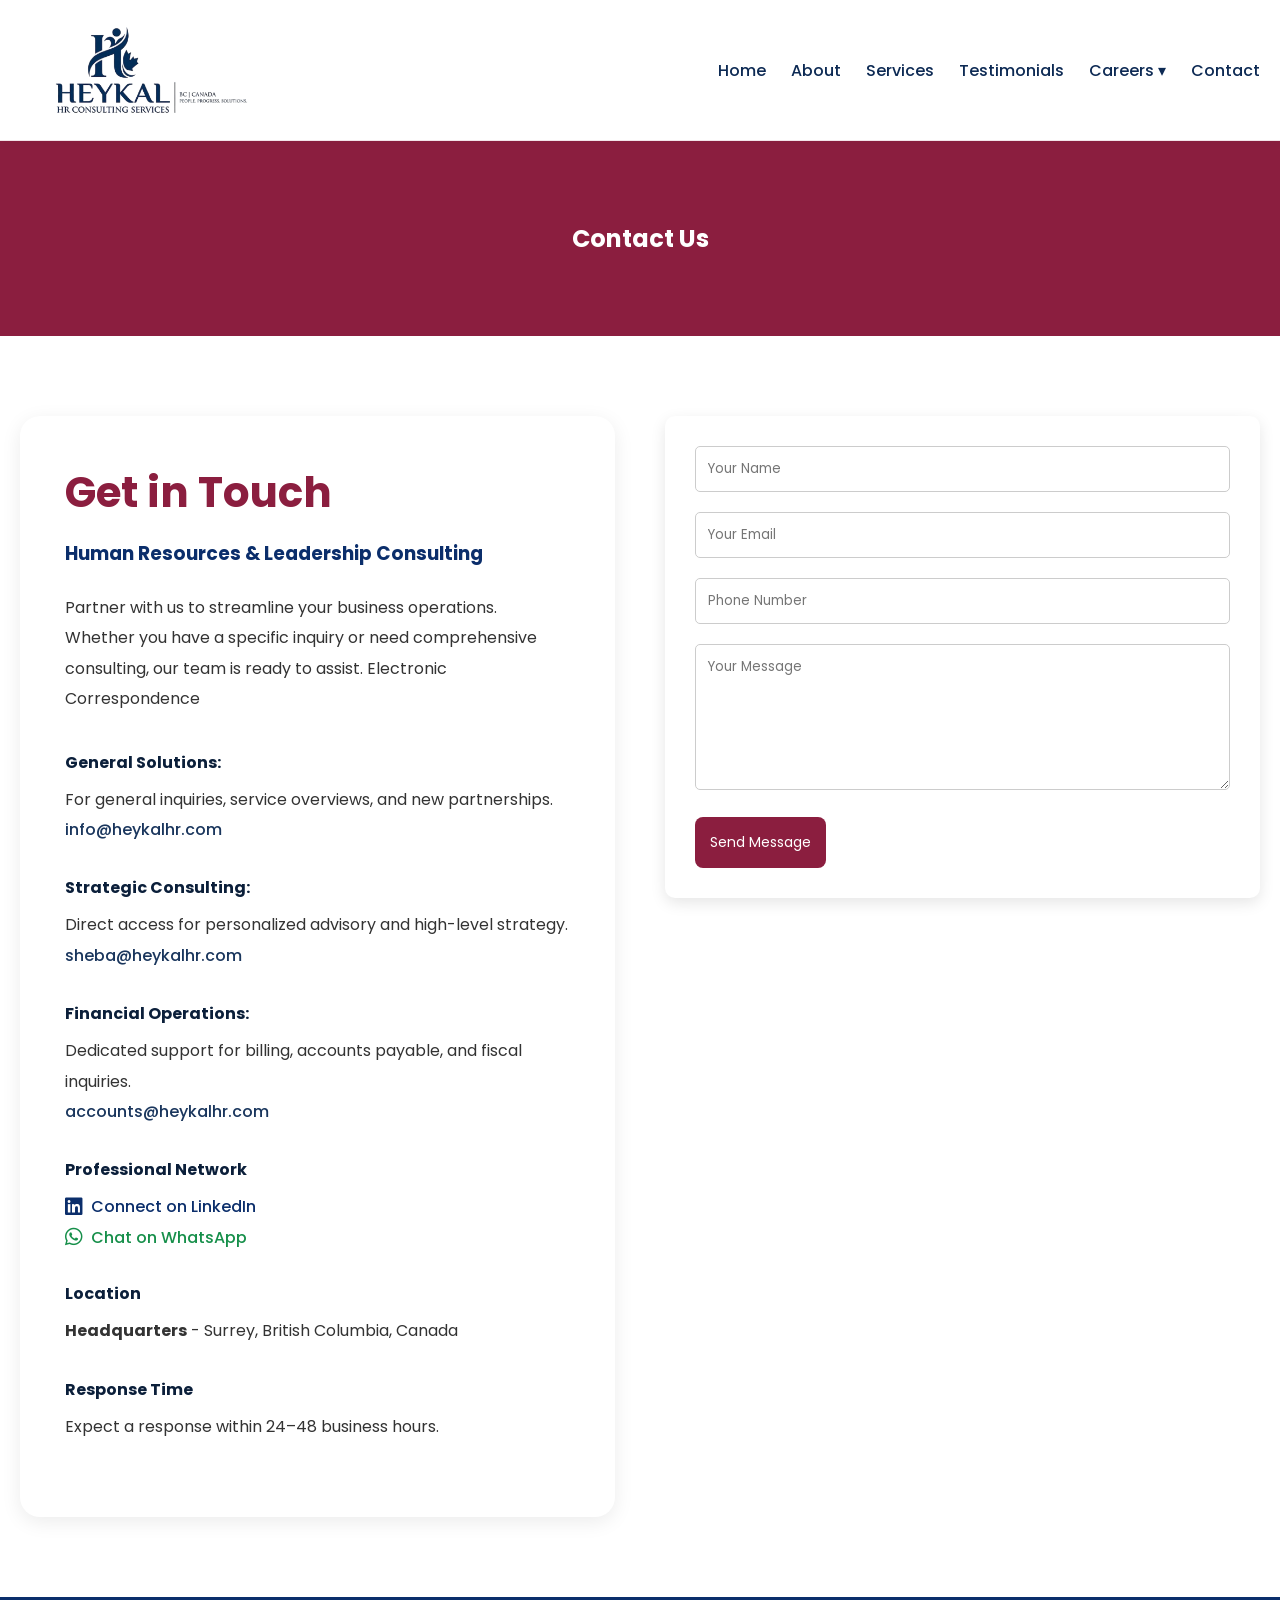
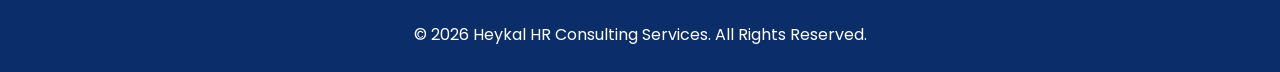
<file: contact.html>
<!DOCTYPE html>
<html lang="en">
<head>
  <meta charset="UTF-8">
  <meta name="viewport" content="width=device-width, initial-scale=1.0">
  <title>Contact - Consultancy</title>

  <link rel="stylesheet" href="./css/style.css">
    <link rel="stylesheet" href="https://cdnjs.cloudflare.com/ajax/libs/font-awesome/6.5.0/css/all.min.css">
  <link href="https://fonts.googleapis.com/css2?family=Poppins:wght@300;400;500;600;700&display=swap" rel="stylesheet">
</head>
<body>

  <!-- HEADER -->
  <header>

  <nav>
     <a href="index.html" class="logo">
  <img src="images/Final Logo 1.png" alt="Logo">
</a>

    <div class="hamburger" id="hamburger">
      <span></span>
      <span></span>
      <span></span>
    </div>

    <ul id="nav-menu">
      <li><a href="index.html">Home</a></li>
      <li><a href="about.html">About</a></li>
      <li><a href="services.html">Services</a></li>
      <li><a href="testimonial.html">Testimonials</a></li>
     <li class="dropdown">
  <a href="#">Careers ▾</a>

  <ul class="dropdown-menu">
    <li><a href="career.html">Career Opportunities</a></li>
    <li><a href="ethical.html">Ethical Commitment</a></li>
  </ul>
</li>
      <li><a href="contact.html" class="nav-btn">Contact</a></li>
    </ul>
  </nav>

  </header>

  <section class="page-banner">
    <h1>Contact Us</h1>
  </section>

 <section class="contact-wrapper">

  <!-- LEFT SIDE -->
  <div class="contact-info">

    <h2>Get in Touch</h2>

    <h3>
      Human Resources & Leadership Consulting
    </h3>

    <p>
      ​Partner with us to streamline your business operations. 
      Whether you have a specific inquiry or need comprehensive consulting, our team is ready to assist.
​      Electronic Correspondence
    </p>

    <div class="contact-details">

      <div class="contact-box">

        <h4>General Solutions:</h4>
        <p>
          For general inquiries, service overviews, and new partnerships.
        </p>

        <p>
          <a href="mailto:info@heykalhr.com" class="contact-link">info@heykalhr.com</a>
        </p>
      </div>
    
      <div class="contact-box">

        <h4>Strategic Consulting:</h4>
        <p>
          Direct access for personalized advisory and high-level strategy.        
        </p>
        <p>
          <a href="mailto:sheba@heykalhr.com" class="contact-link">sheba@heykalhr.com</a>
        </p>
      </div>
              
      <div class="contact-box">
                
        <h4>​Financial Operations:</h4>
        <p>
          Dedicated support for billing, accounts payable, and fiscal inquiries.
        </p>

        <p>
          <a href="mailto:accounts@heykalhr.com" class="contact-link">accounts@heykalhr.com</a>
        </p>
      </div>

      </div>


     

       
 <div class="contact-box">
  <h4>​Professional Network</h4>

  <p>
    <a href="https://www.linkedin.com/company/heykal-hr-consulting-services/?viewAsMember=true"
       target="_blank"
       class="linkedin-link">
      <i class="fa-brands fa-linkedin"></i>
      Connect on LinkedIn
    </a>
  </p>

  <div class="contact-box">
      <a href="https://wa.me/?text=Hello%2C%20I%20would%20like%20to%20know%20more%20about%20your%20consulting%20services." target="_blank" class="whatsapp-link">
        <i class="fa-brands fa-whatsapp"></i>
        Chat on WhatsApp
      </a>
  </div>
 </div>

       



      <div class="contact-box">

        <h4>Location</h4>

        <p>
          <b>​Headquarters</b> - Surrey, British Columbia, Canada
        </p>

      </div>

      <div class="contact-box">

        <h4>Response Time</h4>

        <p>
          Expect a response within 24–48 business hours.
        </p>

      </div>

    </div>

  </div>
  
  <!-- RIGHT SIDE FORM -->
  

<form action="https://api.web3forms.com/submit" method="POST">

  <!-- Web3Forms Access Key -->
  <input type="hidden" name="access_key" value="4fc61a8b-3769-44b4-874a-b5a16a4e3957">

  <!-- Optional Subject -->
  <input type="hidden" name="subject" value="New Website Inquiry">

  <!-- Redirect After Submit -->
  <input type="hidden" name="redirect" value="https://heykalhr.com/thankyou.html">

  <!-- Form Inputs -->
  <input type="text" name="name" placeholder="Your Name" required>

  <input type="email" name="email" placeholder="Your Email" required>

  <input type="tel" name="phone" placeholder="Phone Number">

  <textarea name="message" placeholder="Your Message" rows="6" required></textarea>

  <button type="submit" class="button-contact">
    Send Message
  </button>

</form>

  

</section>

  <!-- FOOTER -->
  <footer>

    <p>
      © 2026 Heykal HR Consulting Services. All Rights Reserved.
    </p>

  </footer>
  
  <script>
    const hamburger = document.getElementById('hamburger');
    const navMenu = document.getElementById('nav-menu'); // Double check this ID matches your <ul>

    hamburger.addEventListener('click', () => {
      navMenu.classList.toggle('active');
      console.log("Menu toggled!"); // This helps you check if the click is working
    });
  </script>

</body>
</html>
</file>
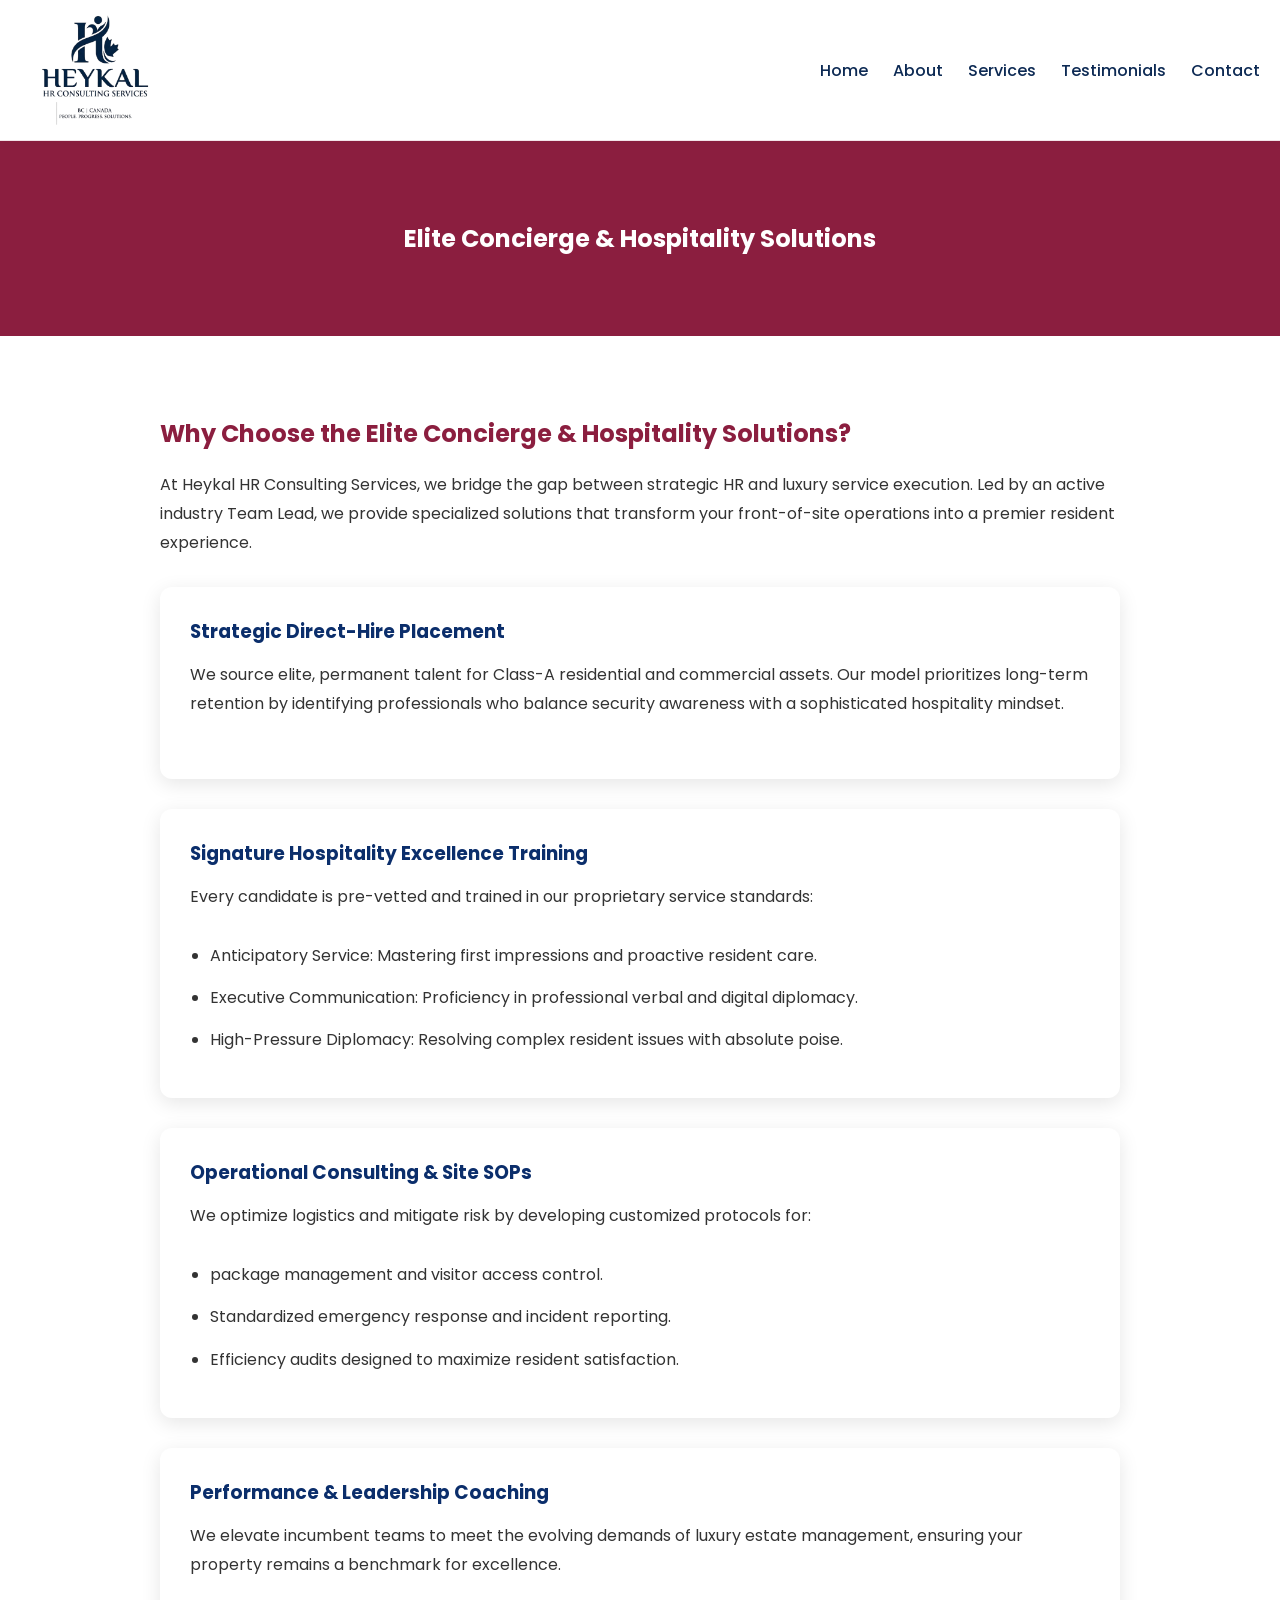
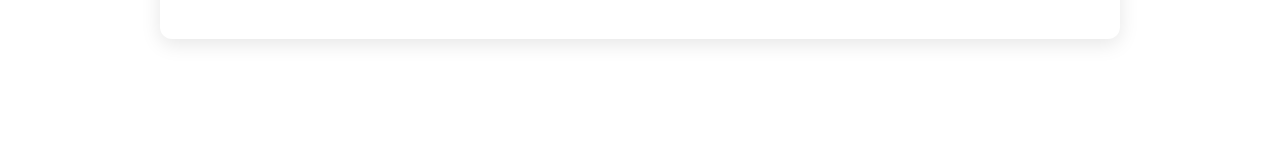
<file: Elite.html>
<!DOCTYPE html>
<html lang="en">

<head>
  <meta charset="UTF-8">
  <meta name="viewport" content="width=device-width, initial-scale=1.0">

  <title>60-Day Success Package</title>

  <link rel="stylesheet" href="./css/style.css">

  <link href="https://fonts.googleapis.com/css2?family=Poppins:wght@300;400;500;600;700&display=swap" rel="stylesheet">
</head>

<body>

  <!-- HEADER -->
  <header>

  <nav>
    <div class="logo">
      <img src="images/Final Logo.png" alt="Logo"> </div>

    <div class="hamburger" id="hamburger">
      <span></span>
      <span></span>
      <span></span>
    </div>

    <ul id="nav-menu">
      <li><a href="index.html">Home</a></li>
      <li><a href="about.html">About</a></li>
      <li><a href="services.html">Services</a></li>
      <li><a href="testimonial.html">Testimonials</a></li>
      <li><a href="contact.html" class="nav-btn">Contact</a></li>
    </ul>
  </nav>

  </header>

  <!-- BANNER -->
  <section class="page-banner">
    <h1>Elite Concierge & Hospitality Solutions</h1>
  </section>

  <!-- CONTENT -->
  <section class="roadmap-section">

    <h2>Why Choose the Elite Concierge & Hospitality Solutions?</h2>

    <p>
      ​At Heykal HR Consulting Services, we bridge the gap between strategic HR and luxury service execution. 
      Led by an active industry Team Lead, we provide specialized solutions that transform your front-of-site operations into a premier resident experience.
    </p>

    <!-- TIMELINE -->

    <div class="timeline-box">

      <h3>Strategic Direct-Hire Placement</h3>

      <p>
        We source elite, permanent talent for Class-A residential and commercial assets. 
        Our model prioritizes long-term retention by identifying professionals who balance security awareness with a sophisticated hospitality mindset.
      </p>

    </div>

    <div class="timeline-box">

      <h3>Signature Hospitality Excellence Training</h3>

      <p>
        Every candidate is pre-vetted and trained in our proprietary service standards:
      </p>
        <ul>
        <li>​Anticipatory Service: Mastering first impressions and proactive resident care.</li>
        <li>​Executive Communication: Proficiency in professional verbal and digital diplomacy.</li>
        <li>​High-Pressure Diplomacy: Resolving complex resident issues with absolute poise.</li>
        </ul>
    </div>

    <div class="timeline-box">

      <h3>Operational Consulting & Site SOPs</h3>
    <p>We optimize logistics and mitigate risk by developing customized protocols for:</p>
    <ul>
        <li>package management and visitor access control.</li>
        <li>Standardized emergency response and incident reporting.</li>
        <li>Efficiency audits designed to maximize resident satisfaction.</li>
    </ul>
    </div>

    <div class="timeline-box">

      <h3>Performance & Leadership Coaching</h3>

      <p>
       We elevate incumbent teams to meet the evolving demands of luxury estate management, ensuring your property remains a benchmark for excellence.
      </p>
      
    </div>
  </section>
  <script>
    const hamburger = document.getElementById('hamburger');
    const navMenu = document.getElementById('nav-menu'); // Double check this ID matches your <ul>

    hamburger.addEventListener('click', () => {
      navMenu.classList.toggle('active');
      console.log("Menu toggled!"); // This helps you check if the click is working
    });
  </script>
</body>

</html>
</file>
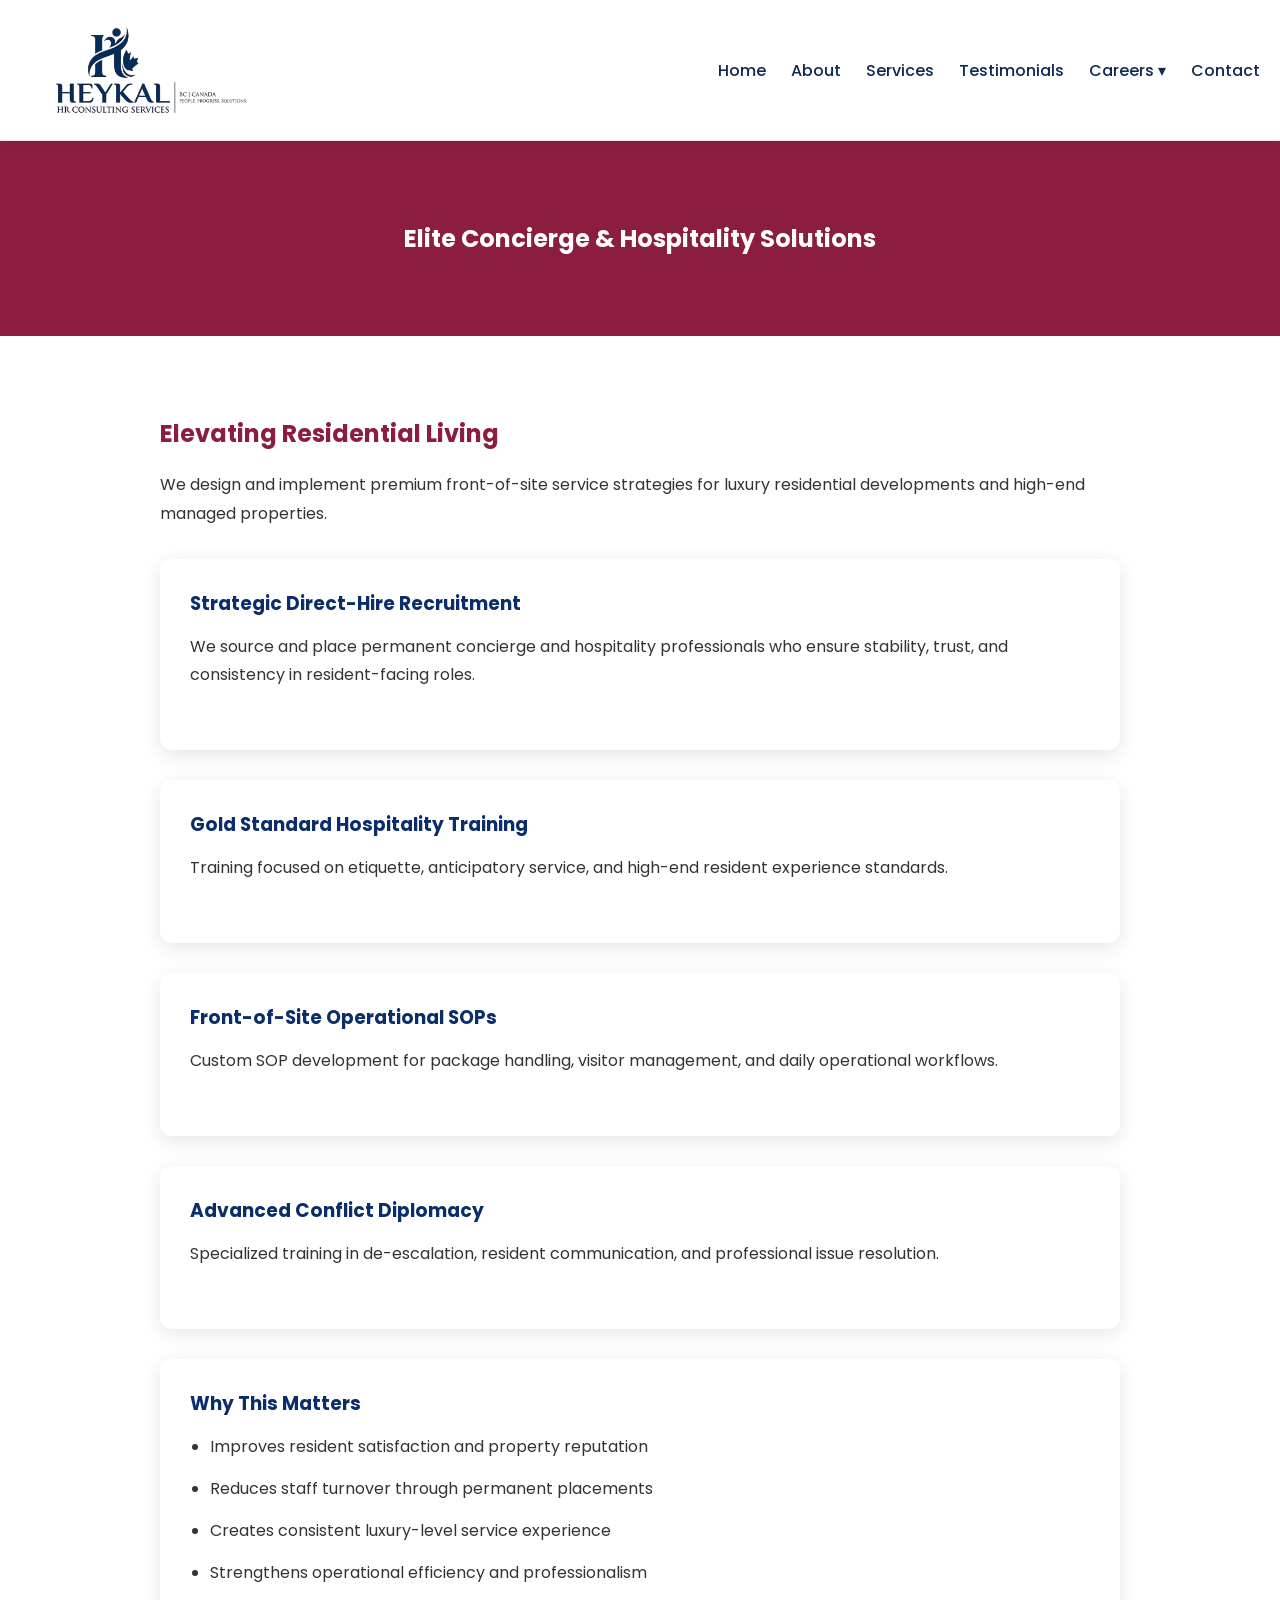
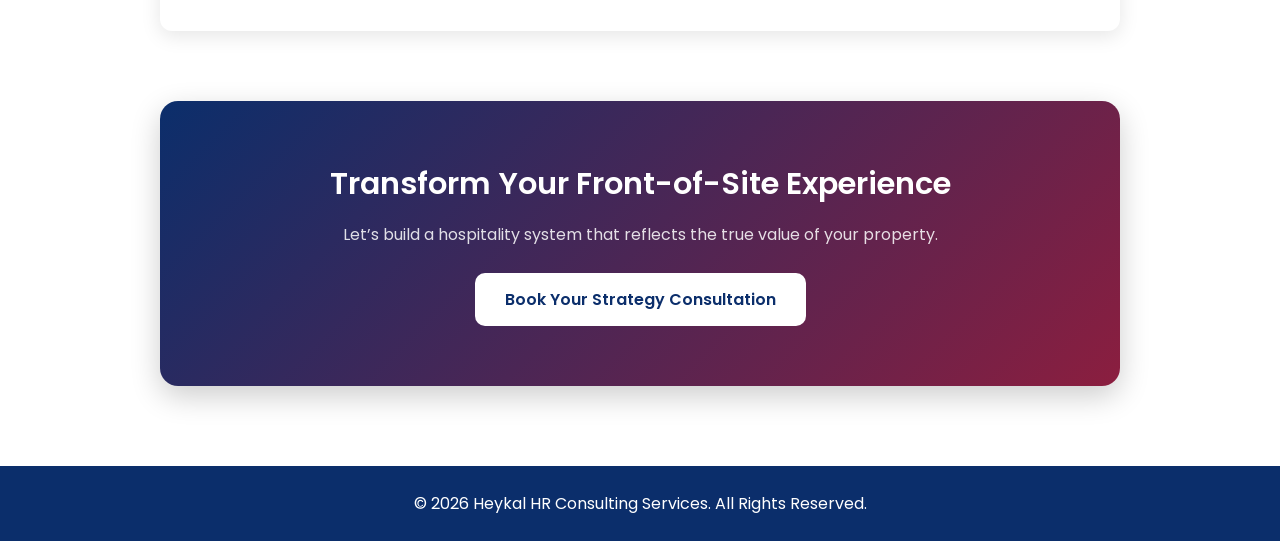
<file: elite.html>
<!DOCTYPE html>
<html lang="en">

<head>
  <meta charset="UTF-8">
  <meta name="viewport" content="width=device-width, initial-scale=1.0">

  <title>Elite Concierge & Hospitality Solutions</title>

  <link rel="stylesheet" href="./css/style.css">

  <link href="https://fonts.googleapis.com/css2?family=Poppins:wght@300;400;500;600;700&display=swap" rel="stylesheet">
</head>

<body>

  <!-- HEADER -->
  <header>

    <nav>
       <a href="index.html" class="logo">
  <img src="images/Final Logo 1.png" alt="Logo">
</a>

      <div class="hamburger" id="hamburger">
        <span></span>
        <span></span>
        <span></span>
      </div>

      <ul id="nav-menu">
        <li><a href="index.html">Home</a></li>
        <li><a href="about.html">About</a></li>
        <li><a href="services.html">Services</a></li>
        <li><a href="testimonial.html">Testimonials</a></li>
        <!-- Careers Dropdown -->
            <li class="dropdown">
  <a href="#">Careers ▾</a>

  <ul class="dropdown-menu">
    <li><a href="career.html">Career Opportunities</a></li>
    <li><a href="ethical.html">Ethical Commitment</a></li>
  </ul>
</li>
        
        
        
        <li><a href="contact.html" class="nav-btn">Contact</a></li>
      </ul>
    </nav>

  </header>

  <!-- BANNER -->
  <section class="page-banner">
    <h1>Elite Concierge & Hospitality Solutions</h1>
  </section>

  <!-- CONTENT -->
  <section class="roadmap-section">

    <h2>Elevating Residential Living</h2>

    <p>
      We design and implement premium front-of-site service strategies for luxury residential developments and high-end managed properties.
    </p>

    <!-- BOX 1 -->
    <div class="timeline-box">
      <h3>Strategic Direct-Hire Recruitment</h3>
      <p>
        We source and place permanent concierge and hospitality professionals who ensure stability, trust, and consistency in resident-facing roles.
      </p>
    </div>

    <!-- BOX 2 -->
    <div class="timeline-box">
      <h3>Gold Standard Hospitality Training</h3>
      <p>
        Training focused on etiquette, anticipatory service, and high-end resident experience standards.
      </p>
    </div>

    <!-- BOX 3 -->
    <div class="timeline-box">
      <h3>Front-of-Site Operational SOPs</h3>
      <p>
        Custom SOP development for package handling, visitor management, and daily operational workflows.
      </p>
    </div>

    <!-- BOX 4 -->
    <div class="timeline-box">
      <h3>Advanced Conflict Diplomacy</h3>
      <p>
        Specialized training in de-escalation, resident communication, and professional issue resolution.
      </p>
    </div>

    <!-- WHY SECTION -->
    <div class="timeline-box">
      <h3>Why This Matters</h3>

      <ul>
        <li>Improves resident satisfaction and property reputation</li>
        <li>Reduces staff turnover through permanent placements</li>
        <li>Creates consistent luxury-level service experience</li>
        <li>Strengthens operational efficiency and professionalism</li>
      </ul>
    </div>

    <!-- CTA -->
    <div class="service-cta">

      <h3>Transform Your Front-of-Site Experience</h3>

      <p>
        Let’s build a hospitality system that reflects the true value of your property.
      </p>

      <a href="contact.html" class="contact-btn">
        Book Your Strategy Consultation
      </a>

    </div>

  </section>

    <!-- FOOTER -->
  <footer>

    <p>
      © 2026 Heykal HR Consulting Services. All Rights Reserved.
    </p>

  </footer>
  
  <!-- SCRIPT -->
  <script>
    const hamburger = document.getElementById('hamburger');
    const navMenu = document.getElementById('nav-menu');

    hamburger.addEventListener('click', () => {
      navMenu.classList.toggle('active');
    });
  </script>

</body>

</html>
</file>
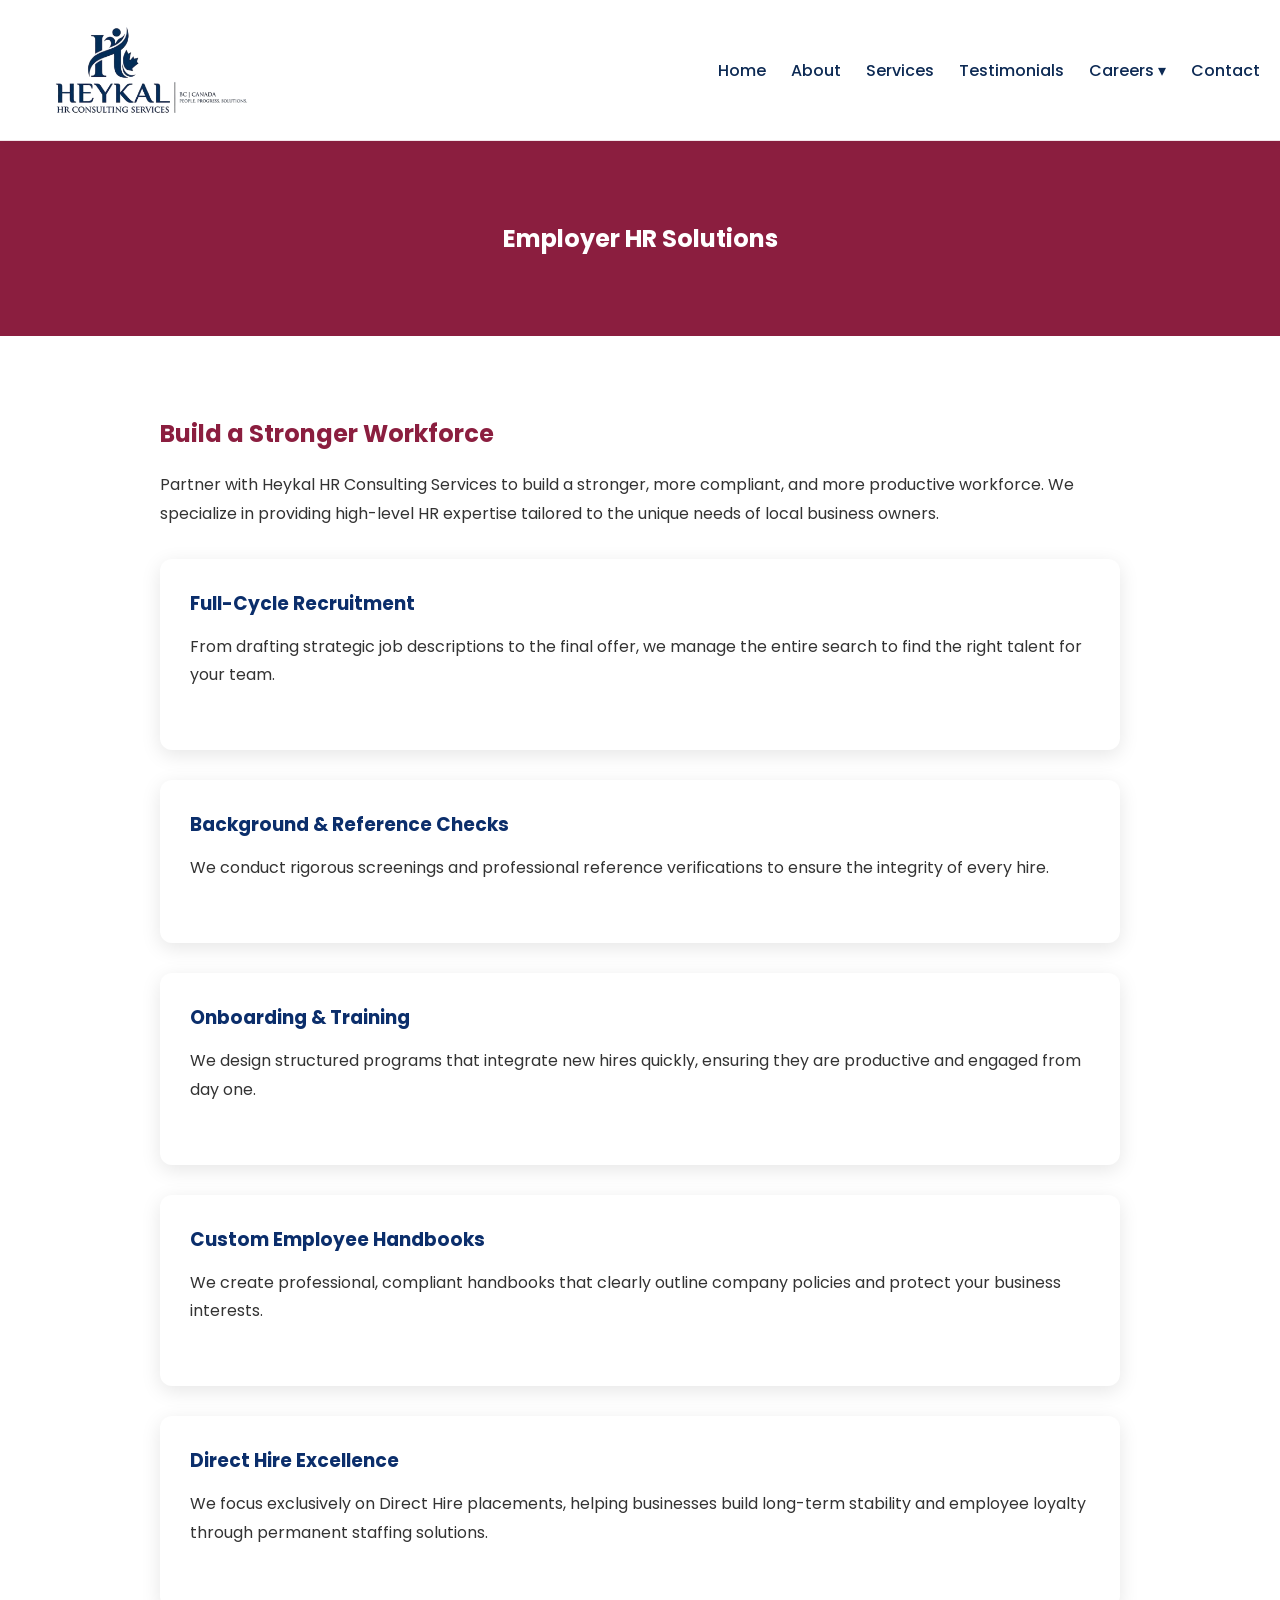
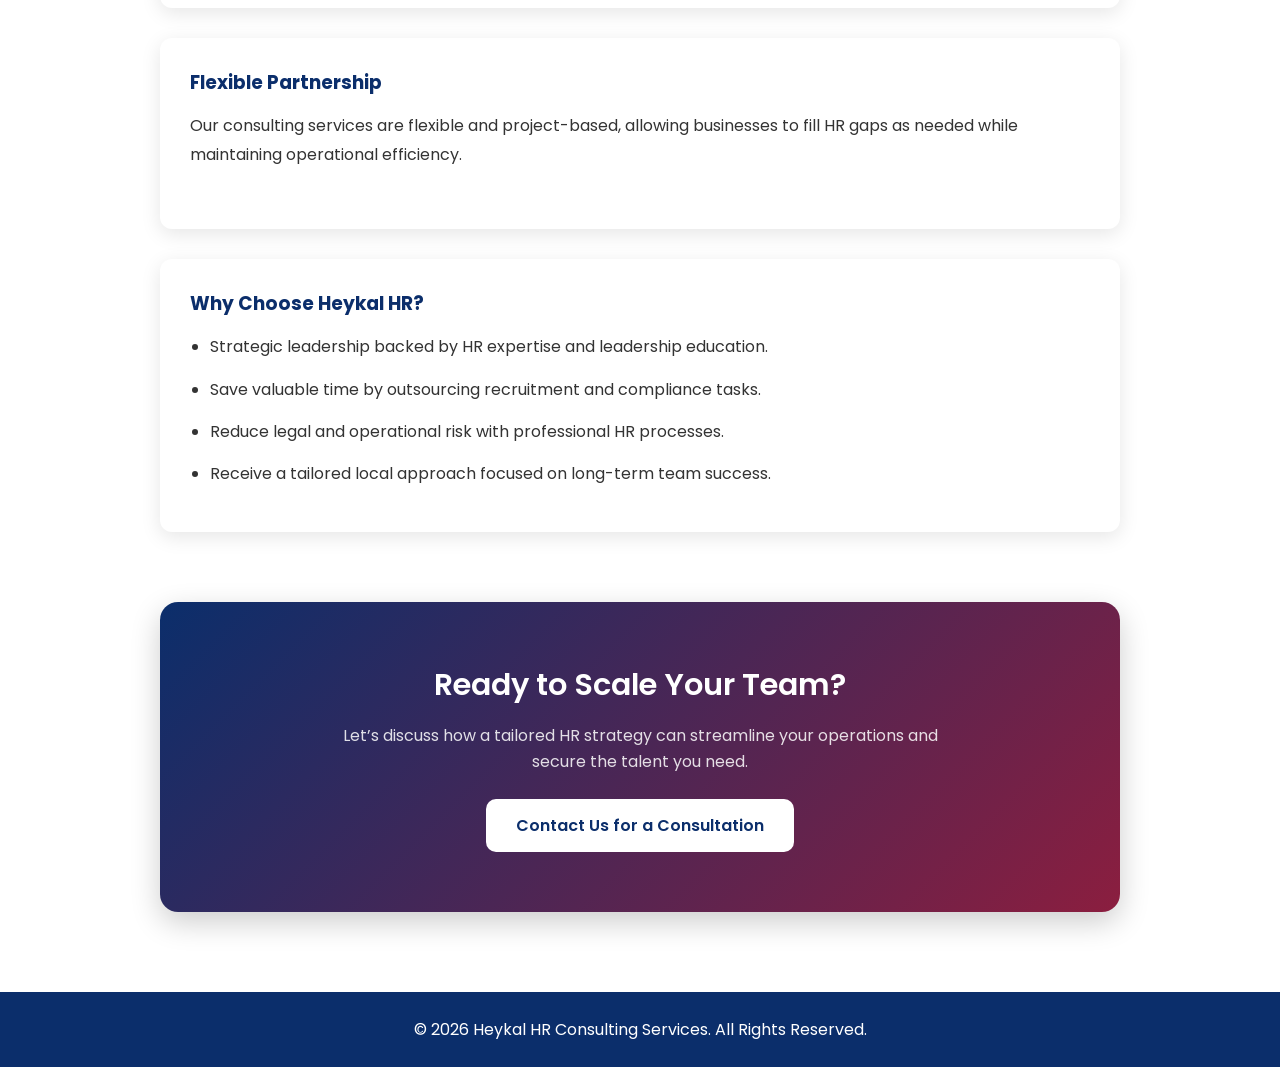
<file: employer-hr.html>
<!DOCTYPE html>
<html lang="en">

<head>
  <meta charset="UTF-8">
  <meta name="viewport" content="width=device-width, initial-scale=1.0">

  <title>Employer HR Solutions</title>

  <link rel="stylesheet" href="./css/style.css">

  <link href="https://fonts.googleapis.com/css2?family=Poppins:wght@300;400;500;600;700&display=swap" rel="stylesheet">
</head>

<body>

  <!-- HEADER -->
  <header>

    <nav>
       <a href="index.html" class="logo">
  <img src="images/Final Logo 1.png" alt="Logo">
</a>
      <div class="hamburger" id="hamburger">
        <span></span>
        <span></span>
        <span></span>
      </div>

      <ul id="nav-menu">
        <li><a href="index.html">Home</a></li>
        <li><a href="about.html">About</a></li>
        <li><a href="services.html">Services</a></li>
        <li><a href="testimonial.html">Testimonials</a></li>
         <li class="dropdown">
  <a href="#">Careers ▾</a>

  <ul class="dropdown-menu">
    <li><a href="career.html">Career Opportunities</a></li>
    <li><a href="ethical.html">Ethical Commitment</a></li>
  </ul>
</li>
        <li><a href="contact.html" class="nav-btn">Contact</a></li>
      </ul>
    </nav>

  </header>

  <!-- BANNER -->
  <section class="page-banner">
    <h1>Employer HR Solutions</h1>
  </section>

  <!-- CONTENT -->
  <section class="roadmap-section">

    <h2>Build a Stronger Workforce</h2>

    <p>
      Partner with Heykal HR Consulting Services to build a stronger, more compliant, and more productive workforce. We specialize in providing high-level HR expertise tailored to the unique needs of local business owners.
    </p>

    <!-- BOX 1 -->
    <div class="timeline-box">

      <h3>Full-Cycle Recruitment</h3>

      <p>
        From drafting strategic job descriptions to the final offer, we manage the entire search to find the right talent for your team.
      </p>

    </div>

    <!-- BOX 2 -->
    <div class="timeline-box">

      <h3>Background & Reference Checks</h3>

      <p>
        We conduct rigorous screenings and professional reference verifications to ensure the integrity of every hire.
      </p>

    </div>

    <!-- BOX 3 -->
    <div class="timeline-box">

      <h3>Onboarding & Training</h3>

      <p>
        We design structured programs that integrate new hires quickly, ensuring they are productive and engaged from day one.
      </p>

    </div>

    <!-- BOX 4 -->
    <div class="timeline-box">

      <h3>Custom Employee Handbooks</h3>

      <p>
        We create professional, compliant handbooks that clearly outline company policies and protect your business interests.
      </p>

    </div>

    <!-- BOX 5 -->
    <div class="timeline-box">

      <h3>Direct Hire Excellence</h3>

      <p>
        We focus exclusively on Direct Hire placements, helping businesses build long-term stability and employee loyalty through permanent staffing solutions.
      </p>

    </div>

    <!-- BOX 6 -->
    <div class="timeline-box">

      <h3>Flexible Partnership</h3>

      <p>
        Our consulting services are flexible and project-based, allowing businesses to fill HR gaps as needed while maintaining operational efficiency.
      </p>

    </div>

    <!-- WHY CHOOSE -->
    <div class="timeline-box">

      <h3>Why Choose Heykal HR?</h3>

      <ul>
        <li>Strategic leadership backed by HR expertise and leadership education.</li>

        <li>Save valuable time by outsourcing recruitment and compliance tasks.</li>

        <li>Reduce legal and operational risk with professional HR processes.</li>

        <li>Receive a tailored local approach focused on long-term team success.</li>
      </ul>

    </div>

    <!-- CTA -->
    <div class="service-cta">

      <h3>Ready to Scale Your Team?</h3>

      <p>
        Let’s discuss how a tailored HR strategy can streamline your operations and secure the talent you need.
      </p>

      <a href="contact.html" class="contact-btn">
        Contact Us for a Consultation
      </a>

    </div>

  </section>

    <!-- FOOTER -->
  <footer>

    <p>
      © 2026 Heykal HR Consulting Services. All Rights Reserved.
    </p>

  </footer>
  
  <!-- SCRIPT -->
  <script>
    const hamburger = document.getElementById('hamburger');
    const navMenu = document.getElementById('nav-menu');

    hamburger.addEventListener('click', () => {
      navMenu.classList.toggle('active');
    });
  </script>

</body>

</html>
</file>
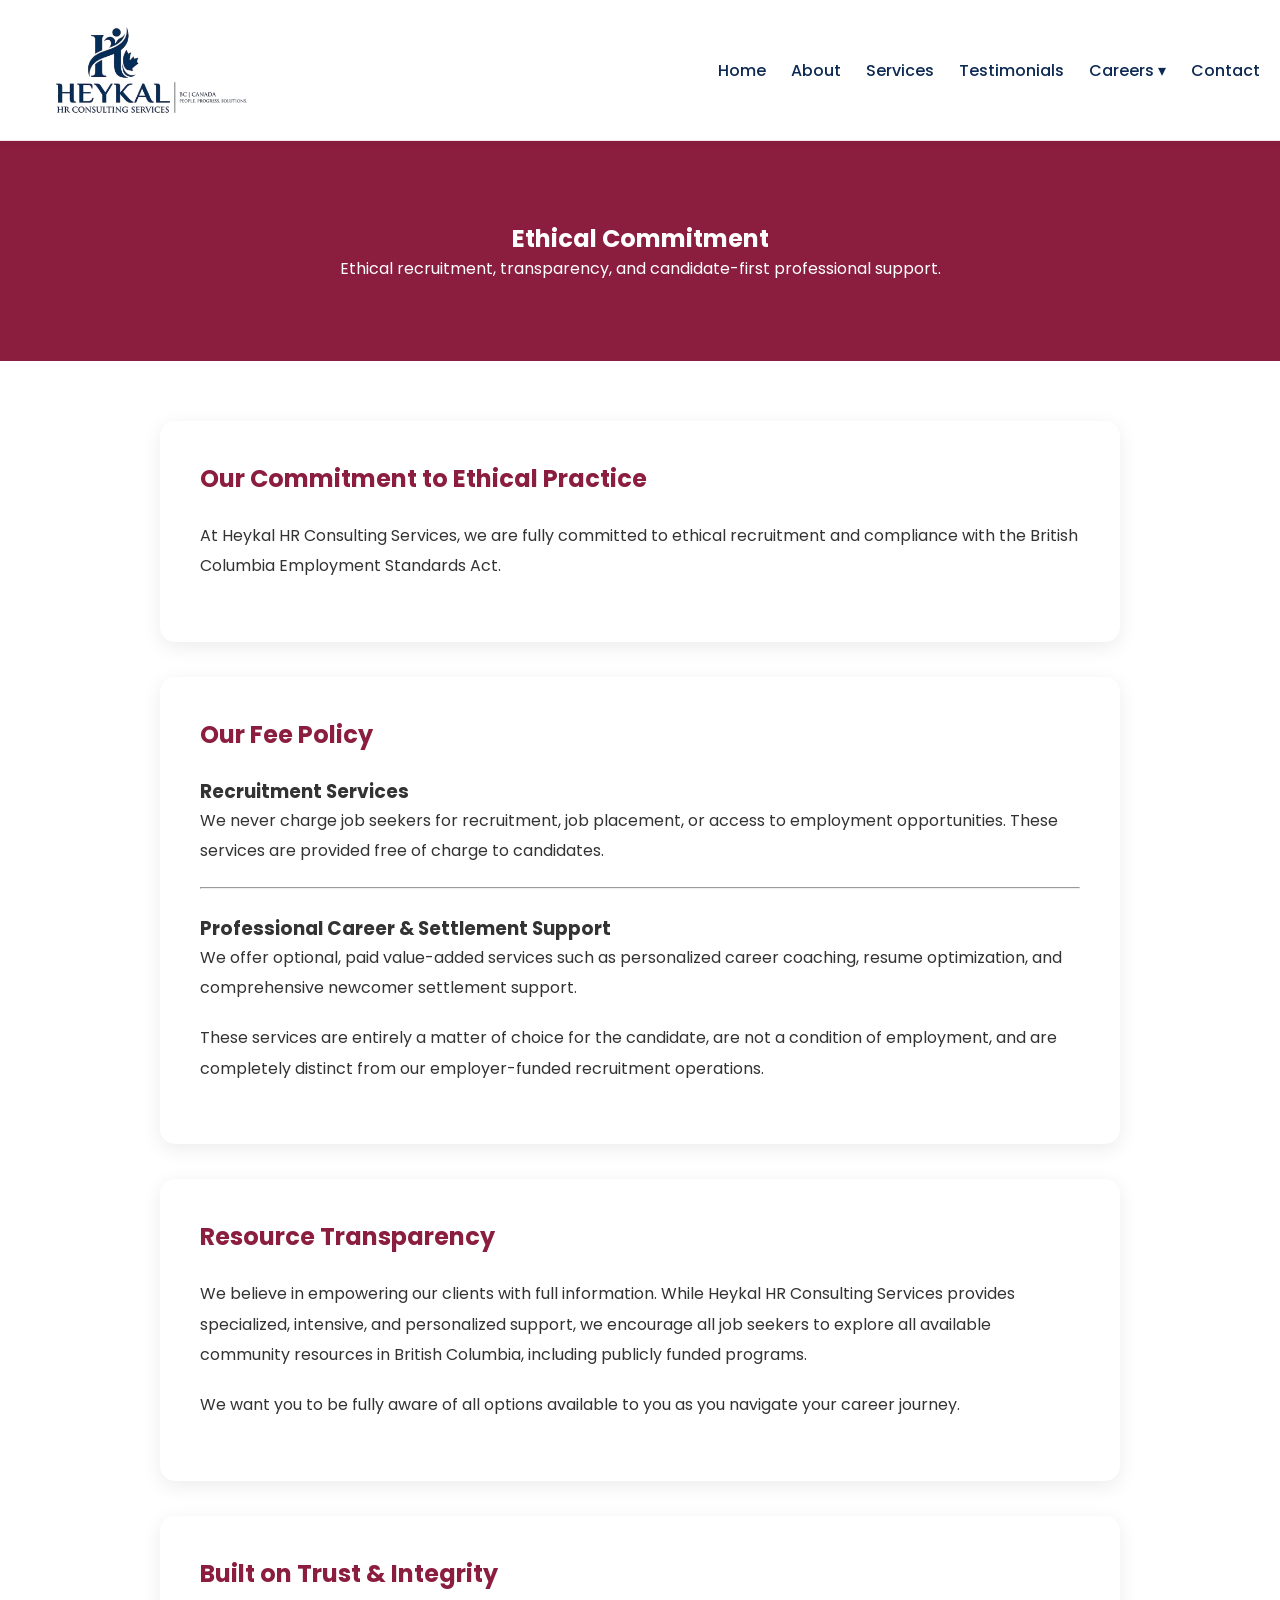
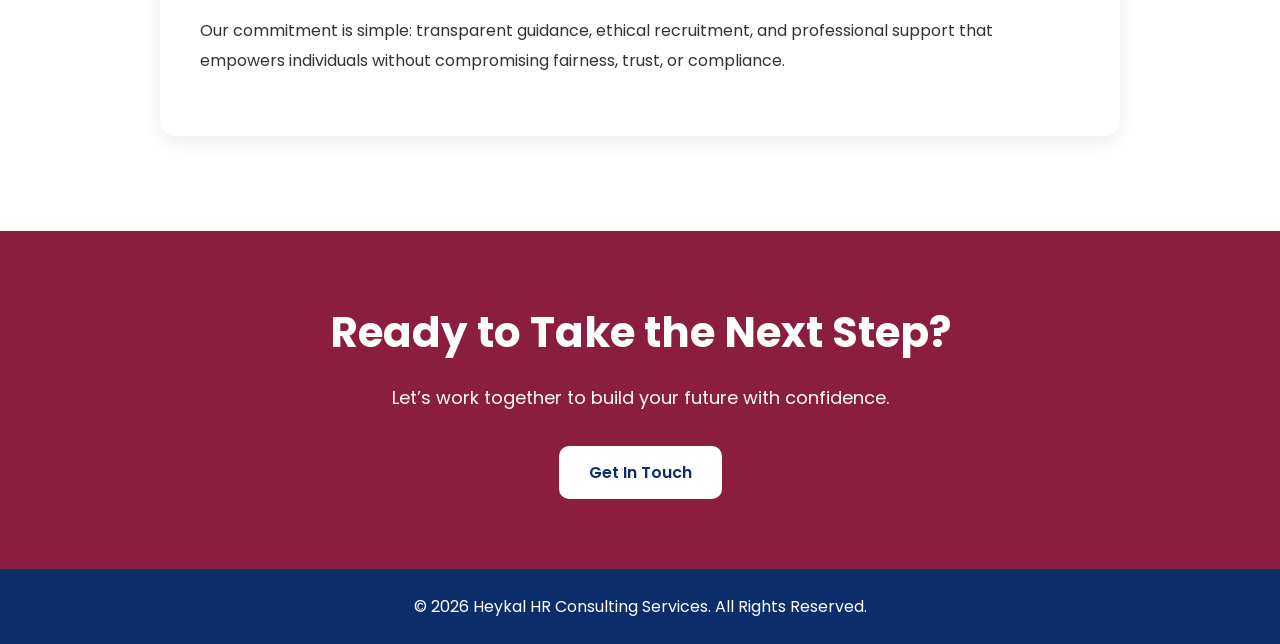
<file: ethical.html>
<!DOCTYPE html>
<html lang="en">
<head>
  <meta charset="UTF-8">
  <meta name="viewport" content="width=device-width, initial-scale=1.0">
  <title>Ethical Commitment - Heykal HR Consulting Services</title>

  <link rel="stylesheet" href="./css/style.css">

  <link href="https://fonts.googleapis.com/css2?family=Poppins:wght@300;400;500;600;700&display=swap" rel="stylesheet">
</head>

<body>

  <!-- HEADER -->
  <header>

    <nav>

      <a href="index.html" class="logo">
        <img src="images/Final Logo 1.png" alt="Logo">
      </a>

      <div class="hamburger" id="hamburger">
        <span></span>
        <span></span>
        <span></span>
      </div>

      <ul id="nav-menu">
        <li><a href="index.html">Home</a></li>
        <li><a href="about.html">About</a></li>
        <li><a href="services.html">Services</a></li>
        <li><a href="testimonial.html">Testimonials</a></li>

           <li class="dropdown">
  <a href="#">Careers ▾</a>

  <ul class="dropdown-menu">
    <li><a href="career.html">Career Opportunities</a></li>
    <li><a href="ethical.html">Ethical Commitment</a></li>
  </ul>
</li>

        <li>
          <a href="contact.html" class="nav-btn">
            Contact
          </a>
        </li>
      </ul>

    </nav>

  </header>

  <!-- PAGE BANNER -->
  <section class="page-banner">
    <h1>Ethical Commitment</h1>

    <p>
      Ethical recruitment, transparency,
      and candidate-first professional support.
    </p>
  </section>

  <!-- MAIN CONTENT -->
  <section class="content">

    <!-- COMMITMENT -->
    <div class="about-box">

      <h2>Our Commitment to Ethical Practice</h2>

      <p>
        At Heykal HR Consulting Services,
        we are fully committed to ethical recruitment
        and compliance with the British Columbia
        Employment Standards Act.
      </p>

    </div>

    <!-- FEE POLICY -->
    <div class="about-box">

      <h2>Our Fee Policy</h2>

      <h3>Recruitment Services</h3>

      <p>
        We never charge job seekers for recruitment,
        job placement, or access to employment opportunities.
        These services are provided free of charge to candidates.
      </p>

      <hr>

      <br>

      <h3>Professional Career & Settlement Support</h3>

      <p>
        We offer optional, paid value-added services such as
        personalized career coaching, resume optimization,
        and comprehensive newcomer settlement support.
      </p>

      <p>
        These services are entirely a matter of choice
        for the candidate, are not a condition of employment,
        and are completely distinct from our employer-funded
        recruitment operations.
      </p>

    </div>

    <!-- RESOURCE TRANSPARENCY -->
    <div class="about-box">

      <h2>Resource Transparency</h2>

      <p>
        We believe in empowering our clients with full information.
        While Heykal HR Consulting Services provides specialized,
        intensive, and personalized support,
        we encourage all job seekers to explore all available
        community resources in British Columbia,
        including publicly funded programs.
      </p>

      <p>
        We want you to be fully aware of all options available
        to you as you navigate your career journey.
      </p>

    </div>

    <!-- FINAL MESSAGE -->
    <div class="about-box">

      <h2>Built on Trust & Integrity</h2>

      <p>
        Our commitment is simple:
        transparent guidance, ethical recruitment,
        and professional support that empowers individuals
        without compromising fairness, trust,
        or compliance.
      </p>

    </div>

  </section>

  <!-- CTA SECTION -->
   <!-- CTA SECTION -->
  <section class="cta-section">

    <h2>
      Ready to Take the Next Step?
    </h2>

    <p>
      Let’s work together to build your future with confidence.
    </p>

    <a href="contact.html" class="btn ">
      Get In Touch
    </a>

  </section>

  <!-- FOOTER -->
  <footer>

    <p>
      © 2026 Heykal HR Consulting Services. All Rights Reserved.
    </p>

  </footer>

  <!-- MOBILE MENU SCRIPT -->
  <script>
    const hamburger = document.getElementById('hamburger');
    const navMenu = document.getElementById('nav-menu');

    hamburger.addEventListener('click', () => {
      navMenu.classList.toggle('active');
      console.log("Menu toggled!");
    });
  </script>

</body>
</html>
</file>
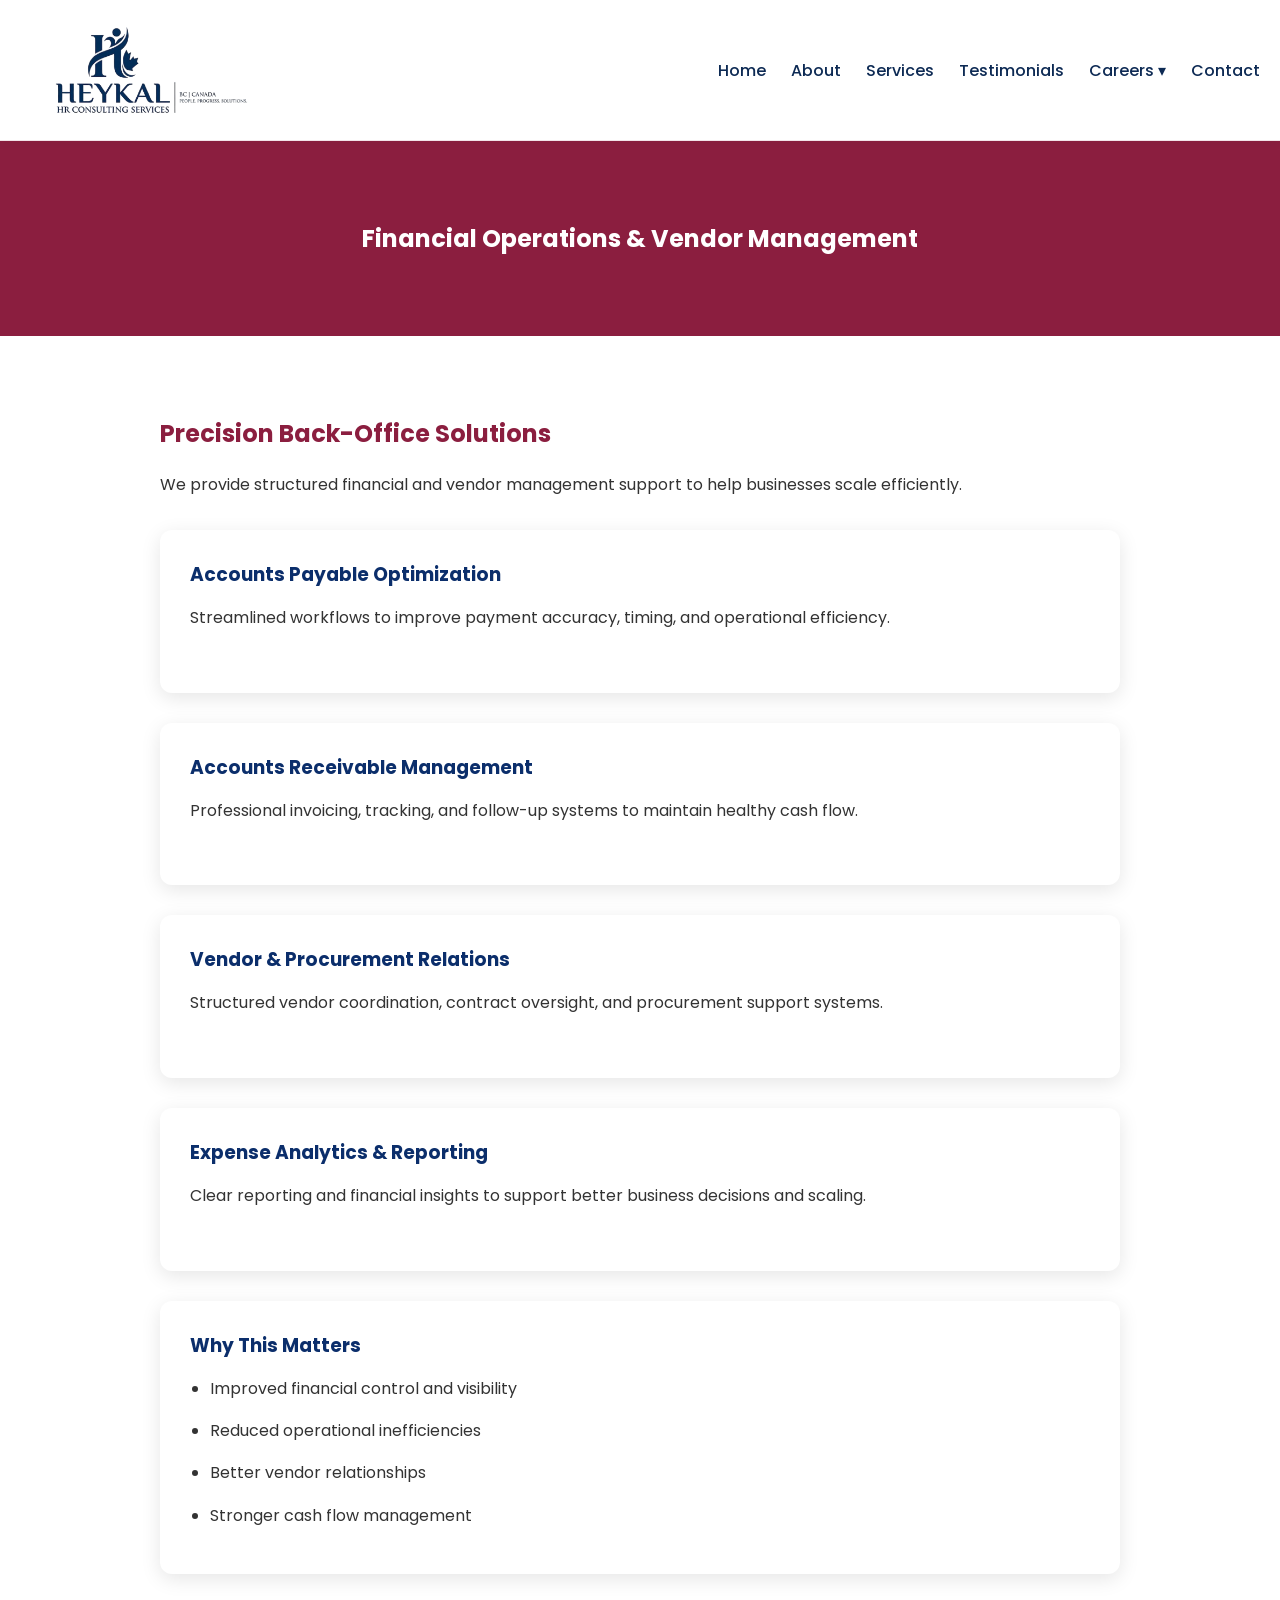
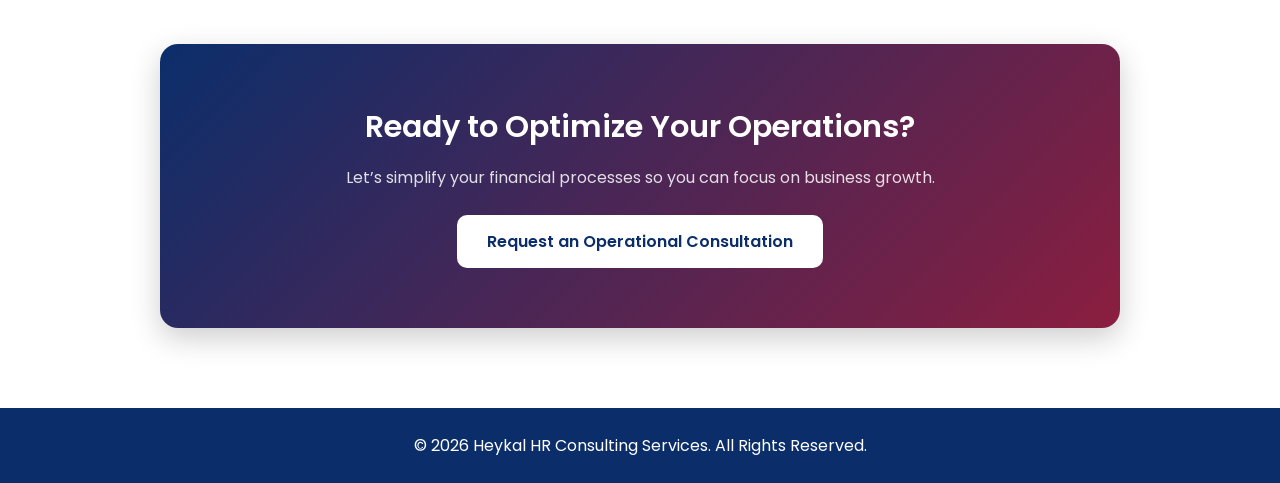
<file: financial-operations.html>
<!DOCTYPE html>
<html lang="en">

<head>
  <meta charset="UTF-8">
  <meta name="viewport" content="width=device-width, initial-scale=1.0">

  <title>Financial Operations & Vendor Management</title>

  <link rel="stylesheet" href="./css/style.css">

  <link href="https://fonts.googleapis.com/css2?family=Poppins:wght@300;400;500;600;700&display=swap" rel="stylesheet">
</head>

<body>

  <!-- HEADER -->
  <header>

    <nav>
       <a href="index.html" class="logo">
  <img src="images/Final Logo 1.png" alt="Logo">
</a>

      <div class="hamburger" id="hamburger">
        <span></span>
        <span></span>
        <span></span>
      </div>

      <ul id="nav-menu">
        <li><a href="index.html">Home</a></li>
        <li><a href="about.html">About</a></li>
        <li><a href="services.html">Services</a></li>
        <li><a href="testimonial.html">Testimonials</a></li>
   <!-- Careers Dropdown -->
            <li class="dropdown">
  <a href="#">Careers ▾</a>

  <ul class="dropdown-menu">
    <li><a href="career.html">Career Opportunities</a></li>
    <li><a href="ethical.html">Ethical Commitment</a></li>
  </ul>
</li>
        <li><a href="contact.html" class="nav-btn">Contact</a></li>
      </ul>
    </nav>

  </header>

  <!-- BANNER -->
  <section class="page-banner">
    <h1>Financial Operations & Vendor Management</h1>
  </section>

  <!-- CONTENT -->
  <section class="roadmap-section">

    <h2>Precision Back-Office Solutions</h2>

    <p>
      We provide structured financial and vendor management support to help businesses scale efficiently.
    </p>

    <!-- BOX 1 -->
    <div class="timeline-box">
      <h3>Accounts Payable Optimization</h3>
      <p>
        Streamlined workflows to improve payment accuracy, timing, and operational efficiency.
      </p>
    </div>

    <!-- BOX 2 -->
    <div class="timeline-box">
      <h3>Accounts Receivable Management</h3>
      <p>
        Professional invoicing, tracking, and follow-up systems to maintain healthy cash flow.
      </p>
    </div>

    <!-- BOX 3 -->
    <div class="timeline-box">
      <h3>Vendor & Procurement Relations</h3>
      <p>
        Structured vendor coordination, contract oversight, and procurement support systems.
      </p>
    </div>

    <!-- BOX 4 -->
    <div class="timeline-box">
      <h3>Expense Analytics & Reporting</h3>
      <p>
        Clear reporting and financial insights to support better business decisions and scaling.
      </p>
    </div>

    <!-- WHY SECTION -->
    <div class="timeline-box">
      <h3>Why This Matters</h3>

      <ul>
        <li>Improved financial control and visibility</li>
        <li>Reduced operational inefficiencies</li>
        <li>Better vendor relationships</li>
        <li>Stronger cash flow management</li>
      </ul>
    </div>

    <!-- CTA -->
    <div class="service-cta">

      <h3>Ready to Optimize Your Operations?</h3>

      <p>
        Let’s simplify your financial processes so you can focus on business growth.
      </p>

      <a href="contact.html" class="contact-btn">
        Request an Operational Consultation
      </a>

    </div>

  </section>

    <!-- FOOTER -->
  <footer>

    <p>
      © 2026 Heykal HR Consulting Services. All Rights Reserved.
    </p>

  </footer>
  
  <!-- SCRIPT -->
  <script>
    const hamburger = document.getElementById('hamburger');
    const navMenu = document.getElementById('nav-menu');

    hamburger.addEventListener('click', () => {
      navMenu.classList.toggle('active');
    });
  </script>

</body>

</html>
</file>
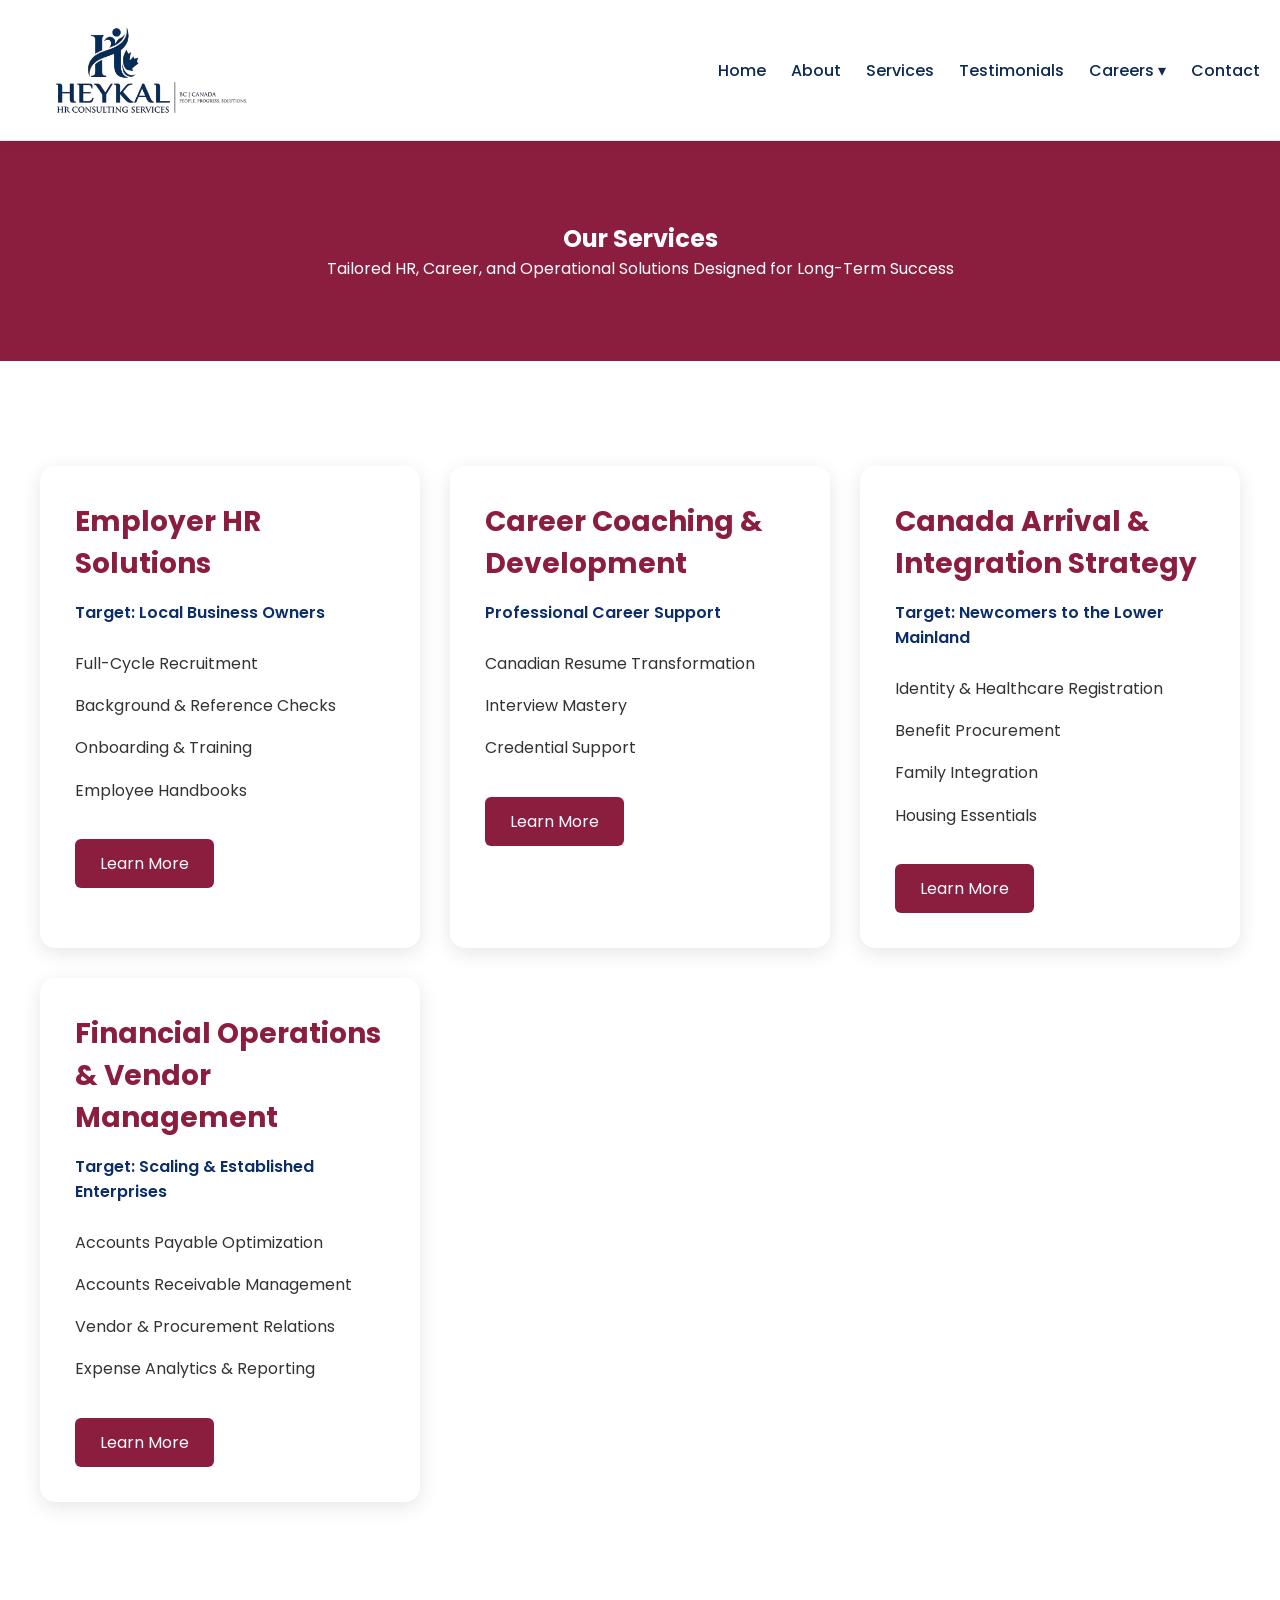
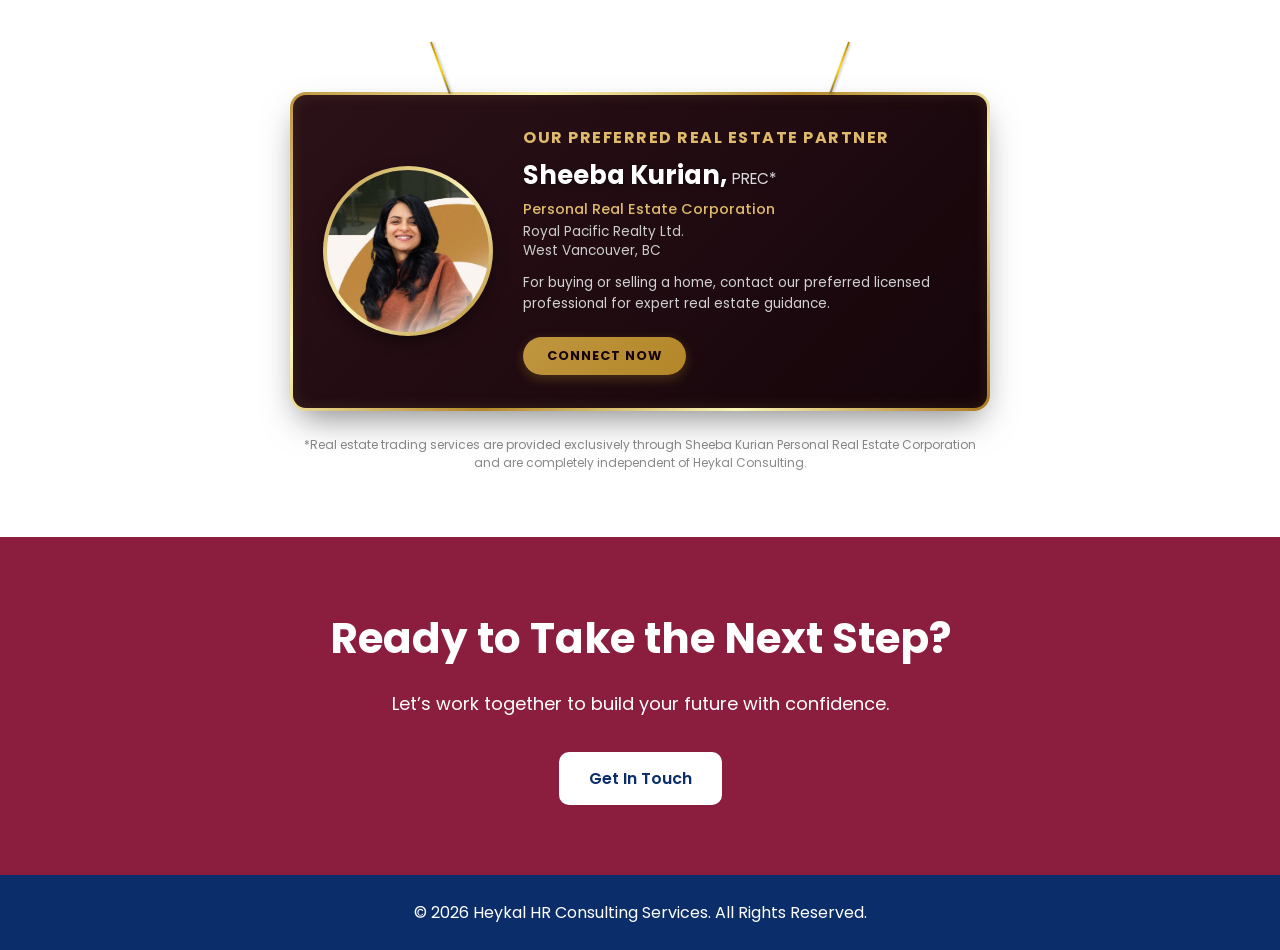
<file: services.html>
<!DOCTYPE html>
<html lang="en">

<head>
  <meta charset="UTF-8">
  <meta name="viewport" content="width=device-width, initial-scale=1.0">

  <title>Services - Heykal HR Consulting</title>

  <link rel="stylesheet" href="./css/style.css">

  <link href="https://fonts.googleapis.com/css2?family=Poppins:wght@300;400;500;600;700&display=swap" rel="stylesheet">
</head>

<body>

  <!-- HEADER -->
  <header>

    <nav>
       <a href="index.html" class="logo">
  <img src="images/Final Logo 1.png" alt="Logo">
</a>

      <div class="hamburger" id="hamburger">
        <span></span>
        <span></span>
        <span></span>
      </div>

      <ul id="nav-menu">
        <li><a href="index.html">Home</a></li>
        <li><a href="about.html">About</a></li>
        <li><a href="services.html" class="active">Services</a></li>
        <li><a href="testimonial.html">Testimonials</a></li>      
        <!-- Careers Dropdown -->
           <li class="dropdown">
  <a href="#">Careers ▾</a>

  <ul class="dropdown-menu">
    <li><a href="career.html">Career Opportunities</a></li>
    <li><a href="ethical.html">Ethical Commitment</a></li>
  </ul>
</li>
        <li><a href="contact.html" class="nav-btn">Contact</a></li>
      </ul>
    </nav>

  </header>

  <!-- PAGE BANNER -->
  <section class="page-banner">
    <h1>Our Services</h1>

    <p>
      Tailored HR, Career, and Operational Solutions Designed for Long-Term Success
    </p>
  </section>

  <!-- SERVICES SECTION -->
  <br><section class="services-grid">

    <!-- CARD 1 -->
    <div class="service-card-new">

      <div>
        <h2>Employer HR Solutions</h2>

        <span>
          Target: Local Business Owners
        </span>

        <ul>
          <li>Full-Cycle Recruitment</li>
          <li>Background & Reference Checks</li>
          <li>Onboarding & Training</li>
          <li>Employee Handbooks</li>
        </ul>
      </div>

      <a href="employer-hr.html" class="learn-btn">
        Learn More
      </a>

    </div>

    <!-- CARD 2
    <div class="service-card-new">

      <div>
        <h2>Elite Concierge & Hospitality Solutions</h2>

        <span>
          Specialized Front-of-Site Talent Strategy
        </span>

        <ul>
          <li>Strategic Direct-Hire Recruitment</li>
          <li>Gold Standard Hospitality Training</li>
          <li>Front-of-Site Operational SOPs</li>
          <li>Advanced Conflict Diplomacy</li>
        </ul>
      </div>

      <a href="elite.html" class="learn-btn">
        Learn More
      </a>

    </div> -->

    <!-- CARD 3 -->
    <div class="service-card-new">

      <div>
        <h2>Career Coaching & Development</h2>

        <span>
          Professional Career Support
        </span>

        <ul>
          <li>Canadian Resume Transformation</li>
          <li>Interview Mastery</li>
          <li>Credential Support</li>
        </ul>
      </div>

      <a href="career-coaching.html" class="learn-btn">
        Learn More
      </a>

    </div>

    <!-- CARD 4 -->
    <div class="service-card-new">

      <div>
        <h2>Canada Arrival & Integration Strategy</h2>

        <span>
          Target: Newcomers to the Lower Mainland
        </span>

        <ul>
          <li>Identity & Healthcare Registration</li>
          <li>Benefit Procurement</li>
          <li>Family Integration</li>
          <li>Housing Essentials</li>
        </ul>
      </div>

      <a href="canada-arrival.html" class="learn-btn">
        Learn More
      </a>

    </div>

    <!-- CARD 5 -->
    <div class="service-card-new">

      <div>
        <h2>Financial Operations & Vendor Management</h2>

        <span>
          Target: Scaling & Established Enterprises
        </span>

        <ul>
          <li>Accounts Payable Optimization</li>
          <li>Accounts Receivable Management</li>
          <li>Vendor & Procurement Relations</li>
          <li>Expense Analytics & Reporting</li>
        </ul>
      </div>

      <a href="financial-operations.html" class="learn-btn">
        Learn More
      </a>

    </div>

  </section>

  <!-- REAL ESTATE PARTNER
<section class="partner-card-section">

  <div class="partner-card">

    <div class="partner-image">
      <img src="./images/Kurian.jpeg" alt="Sheeba Kurian">
    </div>

    <div class="partner-content">

      <span class="partner-label">
        Our Preferred Real Estate Partner
      </span>

      <h2>
        Sheeba Kurian, PREC*
      </h2>

      <p class="partner-role">
        Personal Real Estate Corporation
      </p>

      <p>
        Royal Pacific Realty Ltd.<br>
        West Vancouver, British Columbia
      </p>

      <p class="partner-description">
        For buying or selling a home, contact our preferred licensed professional.
        Connect with Sheeba Kurian PREC* for expert real estate guidance and to
        discuss your needs.
      </p>

      <a href="mailto:sheebarealtor@gmail.com" class="partner-email">
        sheebarealtor@gmail.com
      </a>

      <p class="partner-note">
        *Real estate trading services are provided exclusively through
        Sheeba Kurian Personal Real Estate Corporation and are completely
        independent of Heykal Consulting.
      </p>

    </div>

  </div>

</section> -->

<section class="partner-ad-section">
  <div class="hanging-container">
    <div class="hang-rope rope-left"></div>
    <div class="hang-rope rope-right"></div>

    <div class="partner-ad-card">
      <div class="partner-ad-image-container">
        <div class="partner-ad-image">
          <img src="./images/Kurian2.jpeg" alt="Sheeba Kurian">
        </div>
      </div>

      <div class="partner-ad-content">
        <span class="partner-ad-label">Our Preferred Real Estate Partner</span>
        <h2 class="partner-ad-name">Sheeba Kurian, <small>PREC*</small></h2>
        <p class="partner-ad-role">Personal Real Estate Corporation</p>
        <p class="partner-ad-firm">Royal Pacific Realty Ltd.<br>West Vancouver, BC</p>
        <p class="partner-ad-description">
          For buying or selling a home, contact our preferred licensed professional for expert real estate guidance.
        </p>
        <div class="partner-ad-actions">
          <a href="#" class="partner-ad-btn" id="connectBtn">Connect Now</a>

          <div class="partner-contact-icons" id="contactIcons">
            <a href="mailto:sheebarealtor@gmail.com" class="icon-link email-icon" title="Email Sheeba">
              <svg viewBox="0 0 24 24" width="20" height="20" fill="currentColor">
                <path d="M20 4H4c-1.1 0-1.99.9-1.99 2L2 18c0 1.1.9 2 2 2h16c1.1 0 2-.9 2-2V6c0-1.1-.9-2-2-2zm0 4l-8 5-8-5V6l8 5 8-5v2z"/>
              </svg>
            </a>
            <a href="tel:+11234567890" class="icon-link call-icon" title="Call Sheeba">
              <svg viewBox="0 0 24 24" width="20" height="20" fill="currentColor">
                <path d="M6.62 10.79c1.44 2.83 3.76 5.14 6.59 6.59l2.2-2.2c.27-.27.67-.36 1.02-.24 1.12.37 2.33.57 3.57.57.55 0 1 .45 1 1V20c0 .55-.45 1-1 1-9.39 0-17-7.61-17-17 0-.55.45-1 1-1h3.5c.55 0 1 .45 1 1 0 1.25.2 2.45.57 3.57.11.35.03.74-.25 1.02l-2.2 2.2z"/>
              </svg>
            </a>
          </div>
        </div>
      </div>
    </div>
  </div>

  <p class="partner-ad-note">
    *Real estate trading services are provided exclusively through Sheeba Kurian Personal Real Estate Corporation and are completely independent of Heykal Consulting.
  </p>
</section>
  <!-- CTA SECTION -->
  <br><section class="cta-section">

    <h2>
      Ready to Take the Next Step?
    </h2>

    <p>
      Let’s work together to build your future with confidence.
    </p>

    <a href="contact.html" class="btn ">
      Get In Touch
    </a>

  </section>

  <!-- FOOTER -->
  <footer>

    <p>
      © 2026 Heykal HR Consulting Services. All Rights Reserved.
    </p>

  </footer>

  <!-- SCRIPT -->
  <script>
    const hamburger = document.getElementById('hamburger');
    const navMenu = document.getElementById('nav-menu');

    hamburger.addEventListener('click', () => {
      navMenu.classList.toggle('active');
    });
  </script>

  <script>
  document.getElementById('connectBtn').addEventListener('click', function(e) {
    e.preventDefault(); // Prevents default link jump action
    
    const button = document.getElementById('connectBtn');
    const icons = document.getElementById('contactIcons');
    
    // Switch visibility classes
    button.classList.add('is-hidden');
    icons.classList.add('is-visible');
  });
</script>

</body>

</html>
</file>
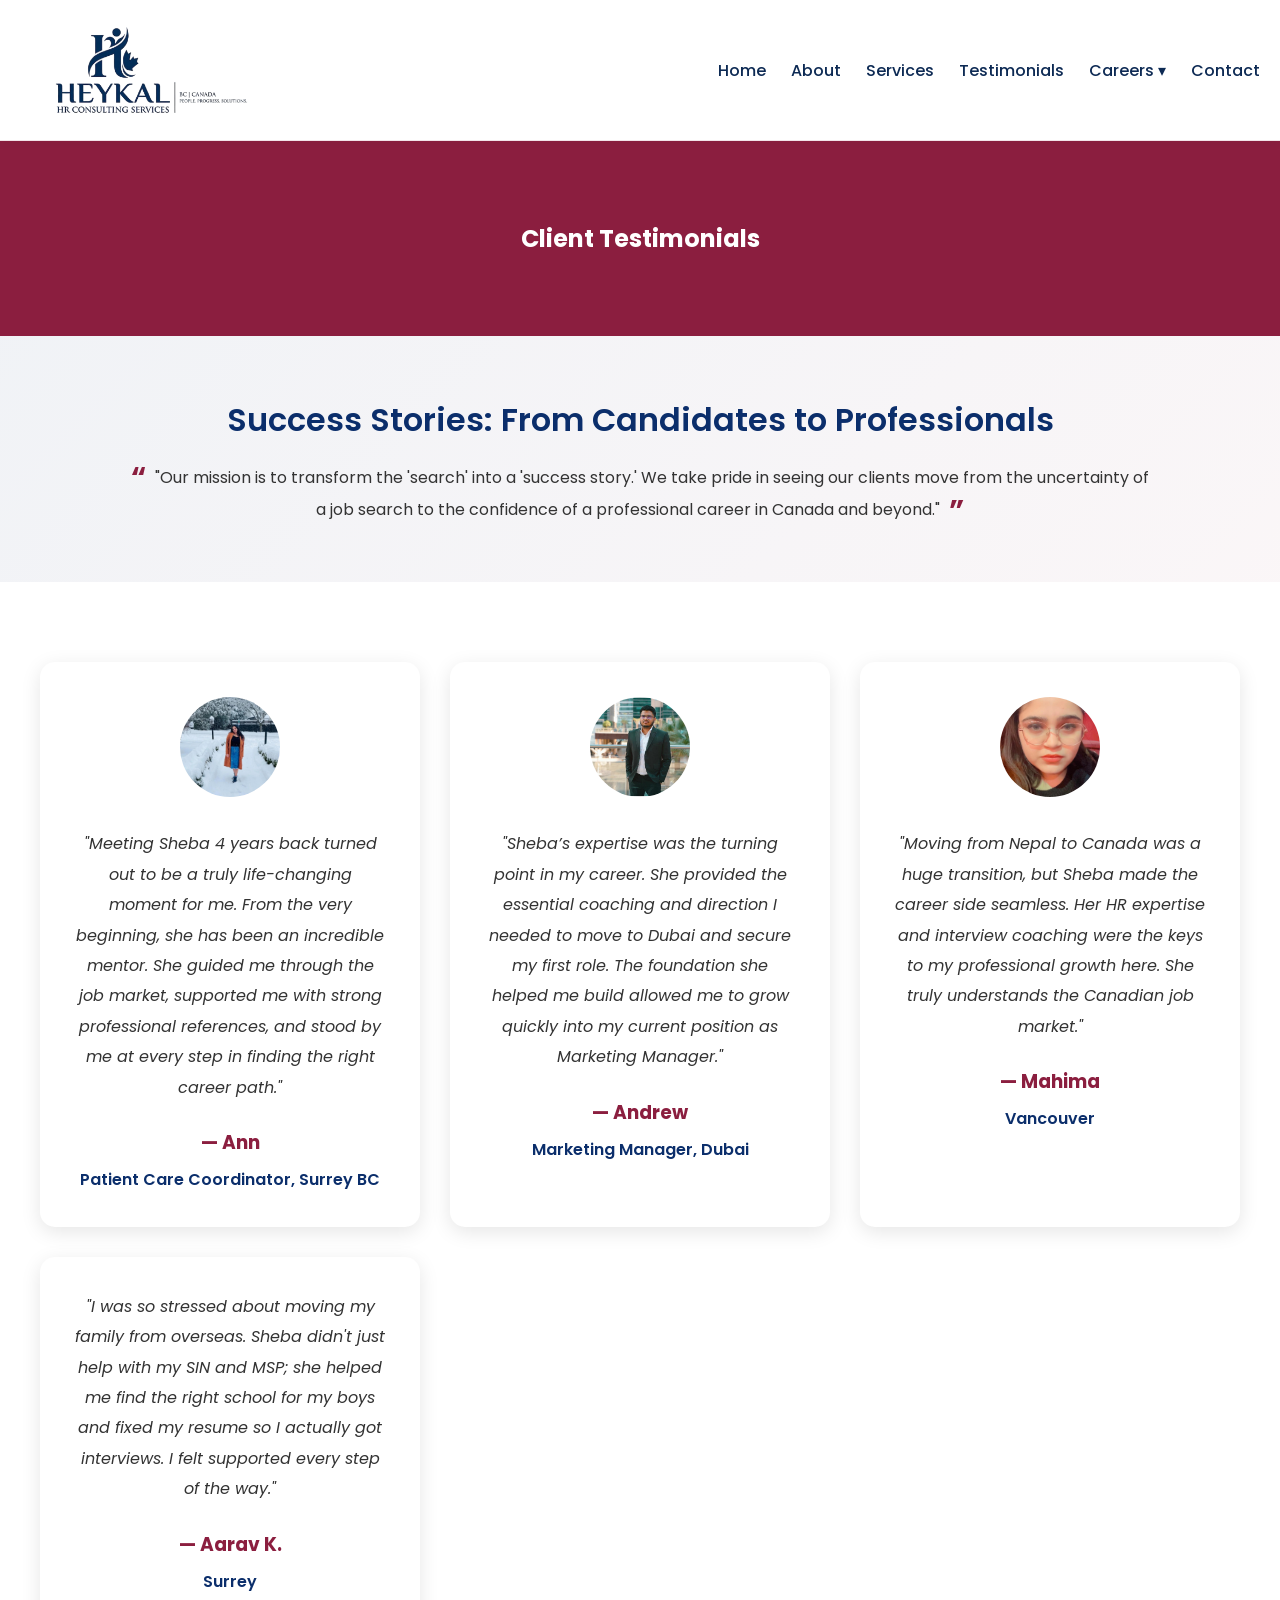
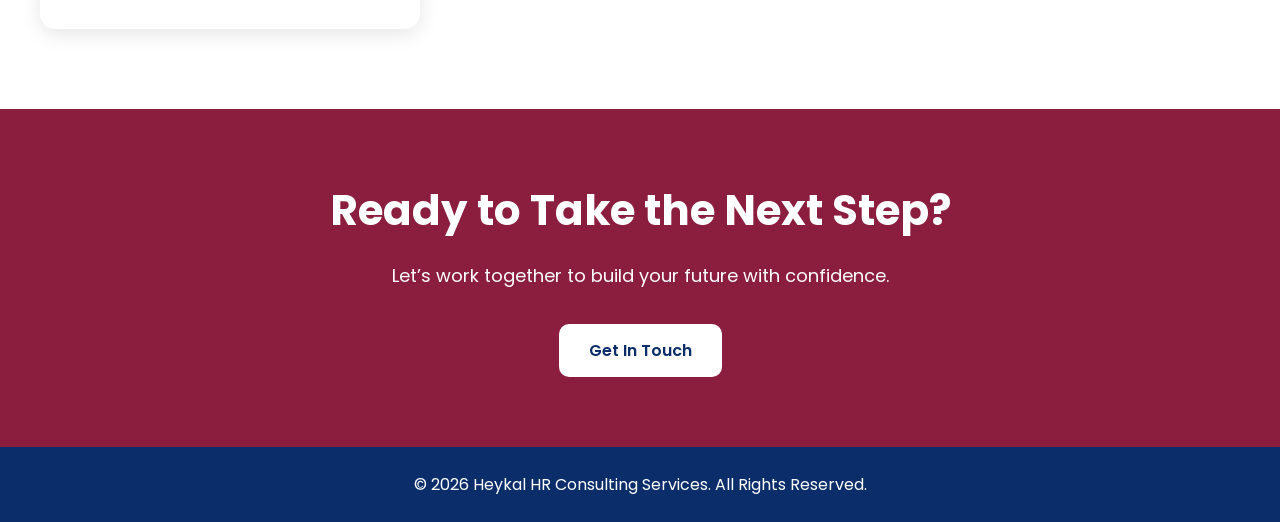
<file: testimonial.html>
<!DOCTYPE html>
<html lang="en">

<head>
  <meta charset="UTF-8">
  <meta name="viewport" content="width=device-width, initial-scale=1.0">

  <title>Testimonials - Heykal HR Consulting</title>

    <link rel="stylesheet" href="./css/style.css">
  <link href="https://fonts.googleapis.com/css2?family=Poppins:wght@300;400;500;600;700&display=swap" rel="stylesheet">
</head>

<body>

  <!-- HEADER -->
  <!-- HEADER -->
  <header>

  <nav>
     <a href="index.html" class="logo">
  <img src="images/Final Logo 1.png" alt="Logo">
</a>

    <div class="hamburger" id="hamburger">
      <span></span>
      <span></span>
      <span></span>
    </div>

    <ul id="nav-menu">
      <li><a href="index.html">Home</a></li>
      <li><a href="about.html">About</a></li>
      <li><a href="services.html">Services</a></li>
      <li><a href="testimonial.html">Testimonials</a></li> <!-- Careers Dropdown -->
           <li class="dropdown">
  <a href="#">Careers ▾</a>

  <ul class="dropdown-menu">
    <li><a href="career.html">Career Opportunities</a></li>
    <li><a href="ethical.html">Ethical Commitment</a></li>
  </ul>
</li>   
      <li><a href="contact.html" class="nav-btn">Contact</a></li>
    </ul>
  </nav>

  </header>

  <!-- BANNER -->
  <section class="page-banner">
    <h1>Client Testimonials</h1>
  </section>

  <!-- SUCCESS STORIES INTRO -->
<section class="testimonial-intro">

  <h2>Success Stories: From Candidates to Professionals</h2>

  <p>
    "Our mission is to transform the 'search' into a 'success story.' We take pride in seeing our clients
    move from the uncertainty of a job search to the confidence of a professional career in Canada and
    beyond."
  </p>

</section>

  <!-- TESTIMONIALS -->
  <section class="testimonial-grid">

    <!-- TESTIMONIAL 1 -->


    <!-- TESTIMONIAL 2 -->
    <div class="testimonial-card-new">

      <img src="images/ANN.jpeg" alt="Ann Robin">

      <p>
        "Meeting Sheba 4 years back turned out to be a truly life-changing
        moment for me. From the very beginning, she has been an incredible
        mentor. She guided me through the job market, supported me with
        strong professional references, and stood by me at every step in
        finding the right career path."
      </p>

      <h3>— Ann</h3>

      <span>
        Patient Care Coordinator, Surrey BC
      </span>

    </div>

    <!-- TESTIMONIAL 3 -->
    <div class="testimonial-card-new">

      <img src="images/ANDREW.jpeg" alt="Andrew">

      <p>
        "Sheba’s expertise was the turning point in my career. She provided
        the essential coaching and direction I needed to move to Dubai and
        secure my first role. The foundation she helped me build allowed me
        to grow quickly into my current position as Marketing Manager."
      </p>

      <h3>— Andrew</h3>

      <span>
        Marketing Manager, Dubai
      </span>

    </div>

    <!-- TESTIMONIAL 4 -->
    <div class="testimonial-card-new">

      <img src="images/MAHIMA.jpeg" alt="Mahima">

      <p>
        "Moving from Nepal to Canada was a huge transition, but Sheba made
        the career side seamless. Her HR expertise and interview coaching
        were the keys to my professional growth here. She truly understands
        the Canadian job market."
      </p>

    <h3>— Mahima</h3>

        <span>
          Vancouver      
        </span>
    </div>

    <div class="testimonial-card-new">

  <p>
    "I was so stressed about moving my family from overseas. Sheba
    didn't just help with my SIN and MSP; she helped me find the
    right school for my boys and fixed my resume so I actually got
    interviews. I felt supported every step of the way."
  </p>

  <h3>— Aarav K.</h3>

        <span>
          Surrey      
        </span>
</div>


  </section>

    <!-- CTA SECTION -->
  <section class="cta-section">

    <h2>
      Ready to Take the Next Step?
    </h2>

    <p>
      Let’s work together to build your future with confidence.
    </p>

    <a href="contact.html" class="btn ">
      Get In Touch
    </a>

  </section>

  <!-- FOOTER -->
  <footer>

    <p>
      © 2026 Heykal HR Consulting Services. All Rights Reserved.
    </p>

  </footer>
  
  <script>
    const hamburger = document.getElementById('hamburger');
    const navMenu = document.getElementById('nav-menu'); // Double check this ID matches your <ul>

    hamburger.addEventListener('click', () => {
      navMenu.classList.toggle('active');
      console.log("Menu toggled!"); // This helps you check if the click is working
    });
  </script>
</body>

</html>
</file>
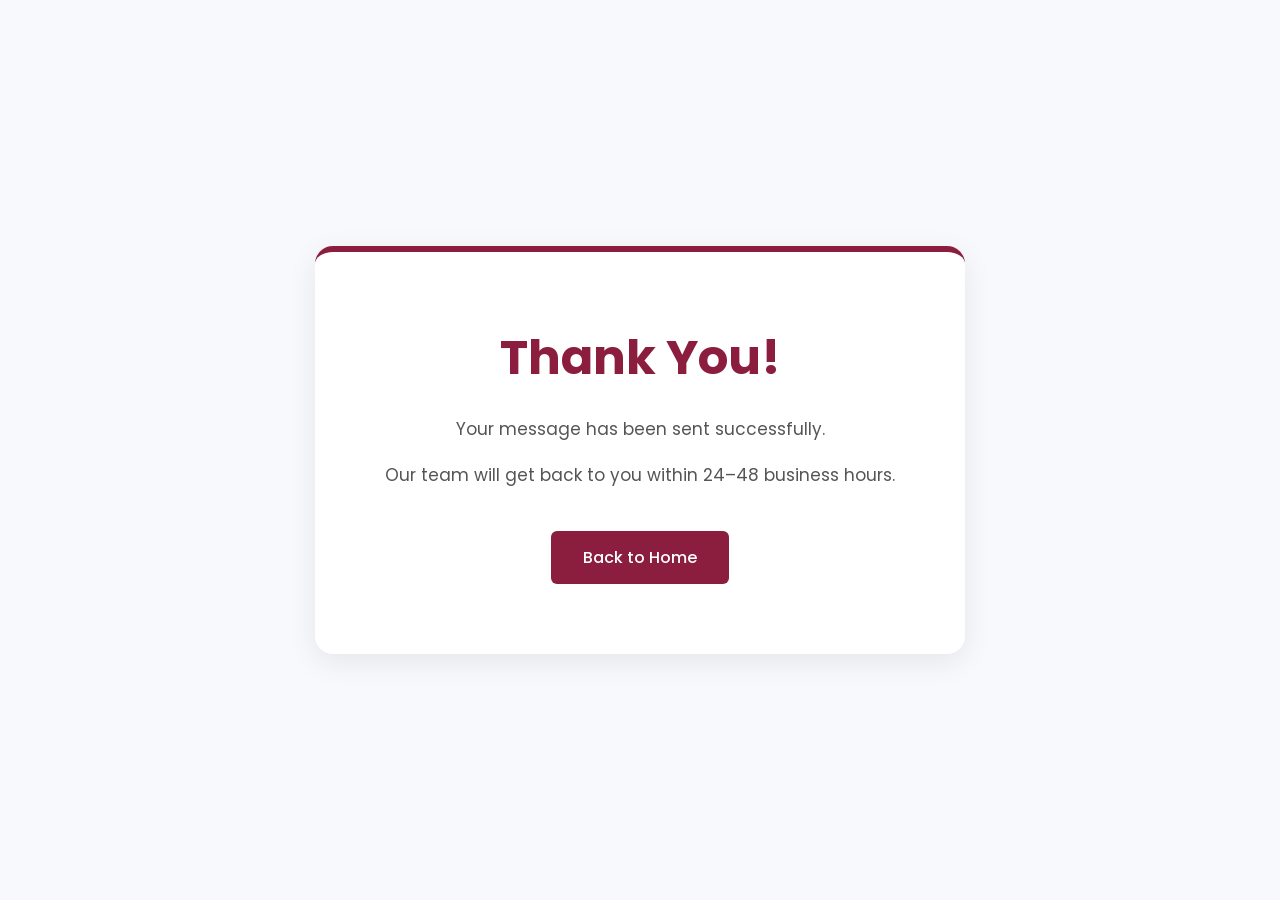
<file: thankyou.html>
<!DOCTYPE html>
<html lang="en">

<head>
  <meta charset="UTF-8">
  <meta name="viewport" content="width=device-width, initial-scale=1.0">

  <title>Thank You - Heykal HR Consulting Services</title>

  <link rel="stylesheet" href="./css/style.css">

  <link href="https://fonts.googleapis.com/css2?family=Poppins:wght@300;400;500;600;700&display=swap" rel="stylesheet">
</head>

<body>

  <section class="thankyou-section">

    <div class="thankyou-box">

      <h1>Thank You!</h1>

      <p>
        Your message has been sent successfully.
      </p>

      <p>
        Our team will get back to you within 24–48 business hours.
      </p>

      <a href="index.html" class="btn">
        Back to Home
      </a>

    </div>

  </section>

</body>

</html>
</file>
<file: css/style.css>
*{
  margin:0;
  padding:0;
  box-sizing:border-box;
  font-family:'Poppins',sans-serif;
}


body{
  background:#ffffff;
  color:#333333;
}


header{
  background:#ffffff;
  padding:15px 20px;
  box-shadow:0px 2px 10px rgba(0,0,0,0.05);
  position: sticky;
  top: 0;
  z-index: 9999;
  background: rgba(255, 255, 255, 0.78);
  backdrop-filter: blur(14px);
  -webkit-backdrop-filter: blur(14px);
  border-bottom: 1px solid rgba(139, 30, 63, 0.12); /* maroon tint */
  transition: all 0.3s ease;
}

nav{
  display:flex;
  justify-content:space-between;
  align-items:center;
  height: 110px;
}

/* .logo{
  color:white;
  font-size:10px;
  font-weight:700;
} */
.logo img{
    height: 150px;    /* Reduced height to fit the bar better */
    width: auto;
    display: block;      /* Ensures it stays above other elements */
}

nav ul{
  display:flex;
  list-style:none;
}

nav ul li{
  margin-left:25px;
}

nav ul li a{
  color:#0d2a54;
  text-decoration:none;
  font-weight:500;
}

nav ul li a:hover {
    color: #8B1E3F;
}

/* .nav-btn {
    background-color: #8B1E3F; 
    color: white;   
    padding: 8px 20px;         
    border-radius: 4px;        
    text-decoration: none;     
    transition: 0.3s;          
}

.nav-btn:hover {
    background-color: #6f172f; 
    color: white;
} */

.hamburger {
  display: none; /* Hidden on desktop */
  flex-direction: column;
  cursor: pointer;
  gap: 5px;
}

.hamburger span {
  width: 25px;
  height: 3px;
  background-color: #0d2a54; /* Matches your nav link color */
  border-radius: 2px;
  transition: 0.3s;
}
  /* Hamburger Animation */

.hamburger.active span:nth-child(1) {
  transform: rotate(45deg) translate(5px, 5px);
}

.hamburger.active span:nth-child(2) {
  opacity: 0;
}

.hamburger.active span:nth-child(3) {
  transform: rotate(-45deg) translate(6px, -6px);
}

.hero{
  height:90vh;
  background:
  linear-gradient(rgba(0,0,0,0.55),rgba(0,0,0,0.55)),
  url('https://images.unsplash.com/photo-1520607162513-77705c0f0d4a?q=80&w=1400&auto=format&fit=crop');

  background-size:cover;
  background-position:center;

  display:flex;
  justify-content:center;
  align-items:center;
  text-align:center;
  color:white;
}

.hero-content h1{
  font-size:60px;
  margin-bottom:20px;
}

.hero-content p{
  font-size:20px;
  margin-bottom:30px;
}

.btn{
  background:#8B1E3F;
  color:white;
  padding:14px 32px;
  text-decoration:none;
  border-radius:6px;
  display:inline-block;
  transition:0.3s;
  font-weight:500;
}

.btn:hover{
  background:#6f172f;;
}

.page-banner{
  background:#8B1E3F;
  color:white;
  text-align:center;
  padding:80px 20px;
}

.content{
  max-width:1000px;
  margin:auto;
  padding:60px 20px;
}

.content h2{
  margin-bottom:20px;
}

.content p{
  margin-bottom:20px;
  line-height:1.8;
}

.services-section{
  display:flex;
  gap:30px;
  padding:60px 50px;
  flex-wrap:wrap;
  justify-content:center;
}

.service-box{
  background:white;
  padding:30px;
  width:300px;
  border-radius:10px;
  box-shadow:0 5px 15px rgba(0,0,0,0.1);
}

.service-box h3{
  margin-bottom:15px;
  color:#0b1f3a;
}

.contact-section{
  padding:60px 20px;
  display:flex;
  justify-content:center;
}

.contact-link {
  color: #1a365d; 
  text-decoration: none;
  font-weight: 500;
}

.contact-link:hover {
  text-decoration: underline;
  color: #801833; 
}

form{
  width:100%;
  max-width:600px;
  background:white;
  padding:30px;
  border-radius:10px;
  box-shadow:0 5px 15px rgba(0,0,0,0.1);
}

form input,
form textarea{
  width:100%;
  padding:12px;
  margin-bottom:20px;
  border:1px solid #ccc;
  border-radius:5px;
}

form button{
  background:#0b1f3a;
  color:white;
  border:none;
  padding:12px 25px;
  cursor:pointer;
  border-radius:5px;
}

@media(max-width:768px){

  nav{
    justify-content: space-between; /* Ensures Logo (left) and Hamburger (right) */
    width: 100%;
  }

  nav ul{
    margin-top:15px;
  }

  
  .hero-content h1{
    font-size: 32px;        /* Keeping your mobile font size adjustment */
    margin-bottom: 25px;
    text-align: center;
  }

.home-services {
    padding: 60px 10px !important; 
    width: 100%;
    box-sizing: border-box;
    overflow: hidden; /* Prevents horizontal scrolling */
  }

  .services-grid {
    display: flex !important;
    flex-direction: column !important;
    align-items: center !important; /* Forces children to the center */
    justify-content: center !important;
    width: 100% !important;
    margin: 0 auto !important;
    padding: 0 !important;
    gap: 25px;
  }

  .service-card-new {
    /* 1. Reset the width to be responsive */
    width: 90% !important; 
    max-width: 340px !important;
    
    /* 2. Center the card itself */
    margin: 0 auto !important; 
    
    /* 3. Keep your aesthetics */
    background: white;
    border-radius: 15px;
    box-shadow: 0 5px 20px rgba(0,0,0,0.08);
    text-align: center;
    padding: 30px 20px;
    box-sizing: border-box;
    display: block; /* Ensures it behaves as a block element */
  }
  header {
    padding: 10px 20px; /* Reduces side padding on mobile */
  }

  .hamburger {
    display: flex;
    order: 2; /* Shows the three lines */
  }

nav ul {
  display: flex;
  flex-direction: column;
    align-items: center;
justify-content: center;
  position: absolute;

  top: 100px;
  left: 0;
  width: 100%;
  background: #ffffff;
  padding: 25px 0;
  box-shadow: 0 10px 25px rgba(0,0,0,0.08);
  z-index: 1000;

  /* Animation */
  opacity: 0;
  visibility: hidden;
  transform: translateY(-20px);

  transition:
    opacity 0.4s ease,
    transform 0.4s ease,
    visibility 0.4s;
}

/* Active State */
nav ul.active {
  opacity: 1;
  visibility: visible;
  transform: translateY(0);
}

nav ul li {
  margin: 18px 0;
  width: 100%;
  text-align: center;
}

nav ul li a {
  display: block;
  width: 100%;
  padding: 10px 0;
  font-size: 18px;
  letter-spacing: 0.5px;
}

  /* Hero Section adjustments for mobile */
  .hero-content h1 {
    font-size: 32px;
    padding: 0 10px;
  }

}

.testimonial-section{
  display:flex;
  gap:30px;
  flex-wrap:wrap;
  justify-content:center;
  padding:60px 20px;
}

.testimonial-box{
  background:white;
  width:320px;
  padding:30px;
  border-radius:10px;
  box-shadow:0 5px 15px rgba(0,0,0,0.1);
}

.testimonial-box p{
  line-height:1.8;
  margin-bottom:20px;
  font-style:italic;
}

.testimonial-box h4{
  color:#0b1f3a;
}

.about-profile{
  padding:80px 20px;
  background:#f5f5f5;
}

.about-container{
  max-width:1200px;
  margin:auto;
  display:flex;
  gap:50px;
  align-items:flex-start;
  flex-wrap:wrap;
}

.about-image{
  flex:1;
  min-width:300px;
}

.about-image img{
  width:100%;
  border-radius:15px;
  box-shadow:0 5px 20px rgba(0,0,0,0.2);
}

.about-text{
  flex:2;
  min-width:300px;
}

.about-text h1{
  color:#8B1E3F;
  margin-bottom:10px;
  font-size:42px;
}

.about-text h3{
  color:#0b2e6b;
  margin-bottom:10px;
}

.about-text h4{
  margin-bottom:25px;
  color:#555;
}

.about-text p{
  line-height:1.9;
  margin-bottom:20px;
  color:#333;
}

.fast-facts{
  background:white;
  padding:25px;
  border-radius:12px;
  margin-top:30px;
  box-shadow:0 5px 15px rgba(0,0,0,0.1);
}

.fast-facts h2{
  margin-bottom:20px;
  color:#8B1E3F;
}

.fast-facts ul{
  padding-left:20px;
}

.fast-facts li{
  margin-bottom:15px;
  line-height:1.7;
}

.verse{
  margin-top:40px;
  padding:30px;
  background:#ffffff;
  border-left:5px solid #8B1E3F;
  border-radius:12px;
  box-shadow:0 5px 20px rgba(0,0,0,0.08);
}

.verse p{
  font-style:italic;
  font-size:18px;
  line-height:1.8;
  color:#333333;
  margin-bottom:12px;
}

.verse span{
  color:#8B1E3F;
  font-weight:600;
}

@media(max-width:768px){

  .about-container{
    flex-direction:column;
  }

  .about-text h1{
    font-size:32px;
  }

  .slide-card img{
    width: 100% !important; /* Added !important just in case base styles are fighting it */
    height: auto !important;         /* Maintains the proper aspect ratio so it doesn't squish */
    aspect-ratio: 1 / 1;  /* Forces a perfect square if that's the look you want */
    object-fit: cover;    /* Ensures the image fills the space nicely without distortion */
    margin: 0 auto 15px;
  }

  .slide-card p{
    font-size:15px;
    padding: 0 10px;
  }

  .thankyou-box{
  padding:50px 25px;
}

.thankyou-box h1{
  font-size:36px;
}

.thankyou-box p{
  font-size:15px;
}

}
.services-grid{
  display:grid;
  grid-template-columns:repeat(auto-fit,minmax(320px,1fr));
  gap:30px;
  padding:80px 40px;
  max-width:1400px;
  margin:auto;
}

.service-card-new{
  background:white;
  padding:35px;
  border-radius:15px;
  box-shadow:0 5px 20px rgba(0,0,0,0.1);
  transition:0.3s;
}

.service-card-new:hover{
  transform:translateY(-10px);
  
}

.service-card-new h2{
  color:#8B1E3F;
  margin-bottom:15px;
  font-size:28px;
}

.service-card-new span{
  color:#0b2e6b;
  font-weight:600;
  display:block;
  margin-bottom:25px;
}

.service-card-new ul{
  list-style: none;     /* Removes the dots */
  padding-left: 0;      /* Removes the left indentation */
  padding: 0;
}

.service-card-new li{
  margin-bottom:15px;
  line-height:1.7;
  color:#333;
}
.learn-btn{
  display:inline-block;
  margin-top:20px;
  background:#8B1E3F;
  color:white;
  text-decoration:none;
  padding:12px 25px;
  border-radius:6px;
  transition:0.3s;
}

.learn-btn:hover{
  background:#6f172f;
}

.roadmap-section{
  max-width:1000px;
  margin:auto;
  padding:80px 20px;
}

.roadmap-section h2{
  color:#8B1E3F;
  margin-bottom:20px;
}

.roadmap-section p{
  line-height:1.8;
  margin-bottom:30px;
}

.timeline-box{
  background:white;
  padding:30px;
  margin-bottom:30px;
  border-radius:12px;
  box-shadow:0 5px 20px rgba(0,0,0,0.1);
}

.timeline-box h3{
  color:#0b2e6b;
  margin-bottom:15px;
}

.timeline-box ul{
  padding-left:20px;
}

.timeline-box li{
  margin-bottom:15px;
  line-height:1.7;
}
.testimonial-grid{
  display:grid;
  grid-template-columns:repeat(auto-fit,minmax(320px,1fr));
  gap:30px;
  padding:80px 40px;
  max-width:1400px;
  margin:auto;
  justify-content: center;
}

.testimonial-card-new{
  background:white;
  padding:35px;
  border-radius:15px;
  box-shadow:0 5px 20px rgba(0,0,0,0.1);
  transition:0.3s;
  text-align:center;
}

.testimonial-card-new:hover{
  transform:translateY(-10px);
}

.testimonial-card-new img{
  width:100px;
  height:100px;
  border-radius:50%;
  object-fit:cover;
  margin-bottom:25px;
}

.testimonial-card-new p{
  line-height:1.9;
  color:#333;
  margin-bottom:25px;
  font-style:italic;
}

.testimonial-card-new h3{
  color:#8B1E3F;
  margin-bottom:10px;
}

.testimonial-card-new span{
  color:#0b2e6b;
  font-weight:600;
}
.hero-buttons{
  display:flex;
  gap:20px;
  justify-content:center;
  flex-wrap:wrap;
  margin-top:30px;
}

.btn-secondary{
  background:white;
  color:#8B1E3F;
}
.btn-secondary:hover{
  background:#6f172f;
  color:white;
}

.home-about{
  padding:100px 20px;
  background:white;
}

.home-about-container{
  max-width:1200px;
  margin:auto;
  display:flex;
  align-items:center;
  gap:60px;
  flex-wrap:wrap;
}

.home-about-text{
  flex:1;
  min-width:300px;
}

.home-about-text h2{
  color:#8B1E3F;
  margin-bottom:15px;
  font-size:40px;
}

.home-about-text h3{
  color:#666;
  margin-bottom:20px;
}

.home-about-text p{
  line-height:1.9;
  color:#333;
  margin-bottom:30px;
}

.home-about-image{
  flex:1;
  min-width:300px;
  text-align: center;
}

.home-about-image img{
  width:70%;
  max-width:350px;
  border-radius:15px;
  box-shadow:0 5px 20px rgba(0,0,0,0.15);
}


.home-services{
  background:#f5f5f5;
  padding:100px 20px;
}

.section-title{
  text-align:center;
  margin-bottom:50px;
}

.section-title h2{
  color:#8B1E3F;
  font-size:42px;
}

.cta-section{
  background:#8B1E3F;
  color:white;
  text-align:center;
  padding:70px 20px;
}

.cta-section h2{
  font-size:42px;
  margin-bottom:20px;
}

.cta-section p{
  margin-bottom:35px;
  font-size:18px;
}
.service-card-new:hover,
.testimonial-card-new:hover{
  transform:translateY(-10px);
  box-shadow:0 10px 30px rgba(11,46,107,0.15);
  border-left: #0b1f3a;
}

  footer{
  background:#0b2e6b;
  color:white;
  text-align:center;
  padding:25px;
}
.about-box{
  background:white;
  padding:30px;
  border-radius:15px;
  margin-bottom:30px;
  box-shadow:0 5px 20px rgba(0,0,0,0.08);
}

.about-box h2{
  color:#8B1E3F;
  margin-bottom:20px;
}

.about-box p{
  line-height:1.9;
  color:#333;
  margin-bottom:20px;
}

.about-box ul{
  padding-left:20px;
}

.about-box li{
  margin-bottom:18px;
  line-height:1.8;
}
.mission-vision-grid{
  display:grid;
  grid-template-columns:repeat(auto-fit,minmax(300px,1fr));
  gap:30px;
  margin-bottom:30px;
}

.mission-card{
  background:white;
  padding:35px;
  border-radius:15px;
  box-shadow:0 5px 20px rgba(0,0,0,0.08);
  transition:0.3s;
}

.mission-card:hover{
  transform:translateY(-5px);
}

.mission-card h2{
  color:#8B1E3F;
  margin-bottom:20px;
}

.mission-card p{
  line-height:1.9;
  color:#333;
}
.about-profile{
  max-width:1200px;
  margin:auto;
  padding:80px 20px;
}

.profile-main-card{
  background: white;
  padding: 5%; /* Changed from fixed 50px to percentage */
  border-radius: 20px;
  box-shadow: 0 5px 25px rgba(0,0,0,0.08);
  margin-bottom: 50px;

  display: flex;
  align-items: center;
  justify-content: center; /* Center content when it stacks */
  gap: 30px; /* Reduced gap slightly for better fit */
  flex-wrap: wrap;
}

.profile-main-card img{
  width: 320px;
  max-width: 100%; /* Prevents the image from going outside the card */
  height: auto; /* Changed from fixed 420px to auto to maintain aspect ratio */
  object-fit: cover;
  border-radius: 15px;
  box-shadow: 0 5px 20px rgba(0,0,0,0.15);
}
.profile-main-card h1{
  color:#8B1E3F;
  margin-bottom:10px;
}

.profile-main-card h2{
  color:#8B1E3F;
  margin-bottom:10px;
}

.profile-main-card h3{
  color:#666;
  margin-bottom:25px;
}

.profile-main-card p{
  max-width: 100%; /* Ensure it doesn't try to be wider than the container */
  line-height: 1.9;
  margin-bottom: 20px;
  color: #333;
}

.mission-vision-grid{
  display:grid;
  grid-template-columns:repeat(auto-fit,minmax(300px,1fr));
  gap:30px;
  margin-bottom:40px;
}

.mission-card{
  background:white;
  padding:35px;
  border-radius:15px;
  box-shadow:0 5px 20px rgba(0,0,0,0.08);
  text-align:center;
}

.mission-card h2{
  color:#8B1E3F;
  margin-bottom:20px;
}

.mission-card p{
  line-height:1.9;
  color:#333;
}

.about-box{
  background:white;
  padding:40px;
  border-radius:15px;
  margin-bottom:35px;
  box-shadow:0 5px 20px rgba(0,0,0,0.08);
}

.about-box h2{
  color:#8B1E3F;
  margin-bottom:25px;
}

.about-box p,
.about-box li{
  line-height:1.9;
  color:#333;
}

.about-box ul{
  padding-left:20px;
}
.profile-content{
  flex:1;
  min-width:100px;
}

.profile-content h1{
  color:#8B1E3F;
  margin-bottom:10px;
}

.profile-content h2{
  color:#0b2e6b;
  margin-bottom:10px;
}

.profile-content h3{
  color:#666;
  margin-bottom:25px;
}

.profile-content p{
  line-height:1.9;
  color:#333;
  margin-bottom:20px;
}
.contact-wrapper{
  max-width:1300px;
  margin:auto;
  padding:80px 20px;
  display:grid;
  grid-template-columns:repeat(auto-fit,minmax(300px,1fr));
  gap:50px;
  align-items:start;
  justify-content: center;
}

.contact-info{
  background:white;
  padding:45px;
  border-radius:20px;
  box-shadow:0 5px 20px rgba(0,0,0,0.08);
}

.contact-info h2{
  color:#8B1E3F;
  margin-bottom:15px;
  font-size:42px;
}

.contact-info h3{
  color:#0b2e6b;
  margin-bottom:25px;
}

.contact-info p{
  line-height:1.9;
  color:#333;
}

.contact-details{
  margin-top:35px;
}

.contact-box{
  margin-bottom:30px;
}

.contact-box h4{
  color:#0b1f3a;
  margin-bottom:10px;
}

.contact-form-box{
  background:white;
  padding:45px;
  border-radius:20px;
  box-shadow:0 5px 20px rgba(0,0,0,0.08);
}

.contact-form-box form{
  display:flex;
  flex-direction:column;
}

.contact-form-box input,
.contact-form-box textarea{
  padding:15px;
  margin-bottom:20px;
  border:1px solid #ddd;
  border-radius:8px;
  font-family:'Poppins',sans-serif;
}

.button-contact {
  background:#8B1E3F;
  color:white;
  border:none;
  padding:15px;
  border-radius:8px;
  cursor:pointer;
  font-size:14px;
  transition:0.3s;
}

.button-contact:hover{
  background:#6f172f;
}

.whatsapp-link {
  display: inline-flex;
  align-items: center;
  gap: 8px;
  color: #168f4a;
  font-weight: 500;
  text-decoration: none;
  font-size: 16px;
  transition: all 0.2s ease;
}

.whatsapp-link i {
  font-size: 20px;
}

.whatsapp-link:hover {
  color: #22be63;
  transform: translateY(-1px);
}

.linkedin-link {
  display: inline-flex;
  align-items: center;
  gap: 8px;
  color: #0b2e6b; /* your secondary brand color */
  font-weight: 500;
  text-decoration: none;
  font-size: 16px;
  transition: all 0.2s ease;
}

.linkedin-link i {
  font-size: 20px;
}

.linkedin-link:hover {
  color: #1a4fd8; /* accent on hover */
  transform: translateY(-1px);
}

/* new */
.service-cta {
  margin-top: 70px;
  padding: 60px 40px;
  text-align: center;
  background: linear-gradient(135deg, #0b2e6b, #8B1E3F);
  border-radius: 18px;
  color: #ffffff;
  box-shadow: 0 10px 30px rgba(0,0,0,0.2);
}

.service-cta h3 {
  font-size: 1.9rem;
  margin-bottom: 15px;
  font-weight: 600;
  color: #ffffff;
}

.service-cta p {
  font-size: 1rem;
  max-width: 650px;
  margin: 0 auto 25px;
  line-height: 1.6;
  color: rgba(255, 255, 255, 0.85);
}

/* CTA Button */
.service-cta .contact-btn {
  display: inline-block;
  padding: 14px 30px;
  background: #ffffff;
  color: #0b2e6b;
  text-decoration: none;
  border-radius: 10px;
  font-weight: 600;
  transition: 0.3s ease;
}

/* Hover effect using accent tone */
.service-cta .contact-btn:hover {
  background: #8B1E3F;
  color: #ffffff;
  transform: translateY(-3px);
  box-shadow: 0 8px 20px rgba(0,0,0,0.25);
}

.testimonial-intro {
  padding: 60px 10%;
  text-align: center;
  background: linear-gradient(135deg, rgba(11, 46, 107, 0.06), rgba(139, 30, 63, 0.04));
}

.testimonial-intro h2 {
  font-size: 2rem;
  color: #0b2e6b; /* your secondary color */
  margin-bottom: 15px;
  font-weight: 600;
}

.testimonial-intro p::before {
  content: "“";
  color: #8B1E3F;
  font-size: 2rem;
  font-weight: 600;
  margin-right: 5px;
  line-height: 1.2;
  vertical-align: middle;
}

.testimonial-intro p::after {
  content: "”";
  color: #8B1E3F;
  font-size: 2rem;
  font-weight: 600;
  margin-left: 5px;
  line-height: 0;
  vertical-align: middle;

}



.slider {
  width: 100%;
  overflow: hidden;
  position: relative;
}

.slides {
  position: relative;
  width: 100%;
  height: auto;
}

.slide-card {
  text-align: center;
  transition: opacity 0.5s ease, visibility 0.5s ease;
  padding: 5px;
  opacity: 0;
  visibility: hidden;
  height: 0; /* Prevents hidden cards from taking up vertical space */
  overflow: hidden;
}

.slide-card.active {
  opacity: 1;
  visibility: visible;
  height: auto;
}

.slide-card img {
  width: 30%;
  height: 20%;
  object-fit: cover;
  border-radius: 15px;
  margin-bottom: 20px;
}

.slide-card h3 {
  color: #8B1E3F;
  margin-bottom: 12px;
}

.slide-card p {
  max-width: 600px;
  margin: auto;
  color: #555;
  line-height: 1.7;
}

.thankyou-section{
  min-height:100vh;
  display:flex;
  justify-content:center;
  align-items:center;
  padding:20px;
  background:#f8f9fc;
}

.thankyou-box{
  background:#ffffff;
  max-width:650px;
  width:100%;
  padding:70px 50px;
  text-align:center;
  border-radius:18px;
  box-shadow:0 8px 30px rgba(0,0,0,0.08);
  border-top:6px solid #8B1E3F;
}

.thankyou-box h1{
  font-size:48px;
  color:#8B1E3F;
  margin-bottom:20px;
}

.thankyou-box p{
  font-size:17px;
  line-height:1.8;
  color:#555;
  margin-bottom:15px;
}

.thankyou-box .btn{
  margin-top:25px;
}

.cta-section .btn {
  display: inline-block;
  padding: 14px 30px;
  background: #ffffff;
  color: #0b2e6b;
  text-decoration: none;
  border-radius: 10px;
  font-weight: 600;
  transition: 0.3s ease;
}

/* Hover effect using accent tone */
.cta-section .btn:hover {
  background: #0b2e6b;
  color: #ffffff;
  transform: translateY(-3px);
  box-shadow: 0 8px 20px rgba(0,0,0,0.25);
}


/* ==========================================
   COMPACT HANGING ADVERTISEMENT CARD
   ========================================== */

.partner-ad-section {
  padding: 60px 5% 40px 5%;
  background: #ffffff;
  display: flex;
  flex-direction: column;
  align-items: center;
  overflow: hidden; /* Prevents the swinging animation from causing horizontal scrollbars */
}

/* Container handling the pivot point for the sway animation */
.hanging-container {
  position: relative;
  width: 100%;
  max-width: 700px; /* Reduced max-width for a more compact card appearance */
  margin: 0 auto;
  padding-top: 50px; /* Space for the ropes */
  transform-origin: top center;
  animation: swaySign 1.5s ease-in-out infinite alternate;
}

/* CSS Drawn Hanging Ropes */
.hang-rope {
  position: absolute;
  top: 0;
  width: 2px;
  height: 55px; /* Shorter ropes to match compact size */
  background: linear-gradient(to bottom, #b8860b, #ffd700, #8a6d3b);
  box-shadow: 1px 1px 3px rgba(0, 0, 0, 0.3);
  z-index: 1;
}

/* Ropes precisely anchored to match the smaller footprint */
.rope-left {
  left: 20%;
  transform: rotate(-20deg);
  transform-origin: top center;
}

.rope-right {
  right: 20%;
  transform: rotate(20deg);
  transform-origin: top center;
}

/* Compact Premium Card Base */
.partner-ad-card {
  display: flex;
  align-items: center;
  gap: 30px; /* Smaller gap */
  background: linear-gradient(135deg, #2b1118 0%, #15050a 100%);
  border-radius: 16px;
  padding: 30px; /* Shrunk padding from 45px to 30px */
  position: relative;
  
  /* Gold Metallic Frame Effect */
  border: 3px solid transparent;
  background-clip: padding-box, border-box;
  background-origin: padding-box, border-box;
  background-image: 
    linear-gradient(135deg, #2b1118 0%, #15050a 100%), 
    linear-gradient(135deg, #bf953f 0%, #fcf6ba 25%, #b38728 50%, #fbf5b7 75%, #aa771c 100%);
  
  box-shadow: 
    0 15px 35px -10px rgba(0, 0, 0, 0.5),
    inset 0 0 15px rgba(191, 149, 63, 0.15);
}

/* Compact Profile Picture with Gold Ring */
.partner-ad-image-container {
  flex-shrink: 0;
}

.partner-ad-image {
  width: 170px; /* Compact image container */
  height: 170px;
  border-radius: 50%;
  padding: 4px;
  background: linear-gradient(135deg, #bf953f, #fcf6ba, #b38728);
  box-shadow: 0 6px 15px rgba(0, 0, 0, 0.4);
}

.partner-ad-image img {
  width: 100%;
  height: 100%;
  object-fit: cover;
  border-radius: 50%;
}

/* Compact Typography and Content */
.partner-ad-content {
  flex: 1;
  color: #f5f5f5;
}

.partner-ad-label {
  display: inline-block;
  margin-bottom: 6px;
  font-size: 1.0rem; /* Shrunk text */
  font-weight: 700;
  letter-spacing: 1.5px;
  text-transform: uppercase;
  color: #dfba6b;
}

.partner-ad-name {
  font-size: 1.6rem; /* Shrunk title text */
  margin-bottom: 4px;
  font-weight: 700;
  color: #ffffff;
  text-shadow: 0 2px 4px rgba(0,0,0,0.4);
}

.partner-ad-name small {
  font-size: 0.6em; /* Scale it down to 60% of the main name's size */
  font-weight: 400;  /* Make it slightly thinner so it looks secondary */
  opacity: 0.85;     /* Soften the color slightly */
}

.partner-ad-role {
  font-size: 0.9rem;
  font-weight: 500;
  color: #dfba6b;
  margin-bottom: 2px;
}

.partner-ad-firm {
  font-size: 0.85rem;
  color: #cccccc;
  line-height: 1.4;
  margin-bottom: 12px;
}

.partner-ad-description {
  font-size: 0.85rem;
  line-height: 1.6;
  color: #d1d1d1;
  margin-bottom: 18px;
}

/* ==========================================
   DYNAMIC CONTACT ICONS & TRANSITIONS
   ========================================== */

/* Wrapper setup */
.partner-ad-actions {
  display: flex;
  justify-content: flex-start; /* Desktop default alignment */
  align-items: center;
  position: relative;
  min-height: 42px; /* Prevents card layout layout shift when button vanishes */
  width: 100%;
}

/* Base state for the button transition */
.partner-ad-btn {
  display: inline-block;
  padding: 10px 24px; /* Shrunk padding */
  background: linear-gradient(135deg, #bf953f 0%, #b38728 100%);
  color: #15050a;
  font-size: 0.8rem;
  font-weight: 700;
  text-transform: uppercase;
  letter-spacing: 1px;
  text-decoration: none;
  border-radius: 20px;
  box-shadow: 0 4px 12px rgba(179, 135, 40, 0.3);
  transition: opacity 0.3s ease, transform 0.3s ease, box-shadow 0.3s ease, background 0.3s ease;
}

.partner-ad-btn:hover {
  transform: translateY(-2px);
  box-shadow: 0 6px 15px rgba(252, 246, 186, 0.5);
  background: linear-gradient(135deg, #fcf6ba 0%, #bf953f 100%);
}

/* Class to hide the button via JS */
.partner-ad-btn.is-hidden {
  opacity: 0;
  pointer-events: none;
  transform: scale(0.9);
  position: absolute; /* Takes up no space once hidden */
}

/* Icons container styling (Hidden by default) */
.partner-contact-icons {
  display: flex;
  gap: 20px;
  opacity: 0;
  transform: scale(0.95);
  pointer-events: none;
  transition: opacity 0.4s ease 0.1s, transform 0.4s ease 0.1s; /* Slight delay for smooth flow */
}

/* Class to reveal the icons via JS */
.partner-contact-icons.is-visible {
  opacity: 1;
  transform: scale(1);
  pointer-events: auto;
}

/* Premium Round Icon Buttons */
.icon-link {
  display: flex;
  align-items: center;
  justify-content: center;
  width: 45px;
  height: 45px;
  border-radius: 50%;
  color: #15050a; /* Dark icon color */
  background: linear-gradient(135deg, #bf953f 0%, #b38728 100%);
  box-shadow: 0 4px 12px rgba(179, 135, 40, 0.3);
  transition: all 0.3s ease;
}

.icon-link:hover {
  transform: translateY(-3px);
  box-shadow: 0 6px 15px rgba(252, 246, 186, 0.5);
  background: linear-gradient(135deg, #fcf6ba 0%, #bf953f 100%);
}

/* Disclaimer text */
.partner-ad-note {
  max-width: 700px;
  margin-top: 25px;
  font-size: 0.75rem;
  line-height: 1.5;
  color: #888888;
  text-align: center;
}

/* Gentle Sway Animation */
@keyframes swaySign {
  0% { transform: rotate(-1.5deg); }
  100% { transform: rotate(1.5deg); }
}

/* ==========================================
   RESPONSIVE DESIGN (PRESERVING SIDE-BY-SIDE DESIGN)
   ========================================== */

@media (max-width: 768px) {
  .hanging-container {
    padding-top: 35px; /* Compacts rope spacing area */
  }

  /* Keeps ropes correctly relative to the card's outer anchor paths */
  .rope-left {
    left: 20%;
    transform: rotate(-20deg);
  }
  
  .rope-right {
    right: 20%;
    transform: rotate(20deg);
  }

  /* Retains horizontal side-by-side spacing while safely squeezing dimensions down */
  .partner-ad-card {
    display: flex !important;
    flex-direction: row !important; /* Preserves layout alignment */
    align-items: center !important;
    text-align: left !important;
    padding: 15px !important; /* Prevents overflow clipping */
    gap: 15px !important;
  }

  /* Scale structural profile component down proportionally */
  .partner-ad-image {
    width: 100px !important;
    height: 100px !important;
  }

  /* Scales layout text clusters cleanly */
  .partner-ad-content {
    display: block !important;
    width: auto !important;
    text-align: left !important;
  }

  .partner-ad-name {
    font-size: 0.90rem !important;
  }

  .partner-ad-label {
    font-size: 0.65rem !important;
    margin-bottom: 2px !important;
  }

  .partner-ad-role,
  .partner-ad-firm {
    font-size: 0.75rem !important;
    margin-bottom: 4px !important;
  }

  .partner-ad-description {
    font-size: 0.85rem !important;
    line-height: 1.4 !important;
    margin-bottom: 10px !important;
  }

  /* Preserves regular side-by-side action-button parameters */
  .partner-ad-actions {
    display: flex !important;
    justify-content: flex-start !important;
    width: 100% !important;
    margin-top: 5px !important;
    position: relative !important;
  }
  
  .partner-contact-icons {
    justify-content: flex-start !important;
    width: auto !important;
  }

  .partner-ad-btn {
    padding: 6px 6px !important;
    font-size: 0.6rem !important;
  }
}

@media (max-width: 480px) {
  .partner-ad-card {
    padding: 10px !important;
    gap: 10px !important;
  }

  .partner-ad-image {
    width: 90px !important;
    height: 90px !important;
  }

  /* Hides long description string specifically on tiny devices to safeguard UI margins */
  .partner-ad-description {
    display: none !important;
  }

  /* .partner-ad-btn {
    padding: 6px 8px !important;
    font-size: 1.0rem !important;
  } */
}

/* career page */
/* --- Glowing Border Accordion Styles --- */
@property --gradient-angle {
  syntax: "<angle>";
  initial-value: 0deg;
  inherits: false;
}

:root {
  --brand-maroon: #801638;
  --brand-blue: #0b2545;
  --glow-purple: #7a229c; /* Accent glow from your image sample */
  --dark-bg: #1e1e24;     /* Dark interface background from image sample */
  --border-gray: #3f3f46;
}

.careers-section {
  padding: 80px 20px;
  background-color: #ffffff;
  font-family: 'Segoe UI', system-ui, sans-serif;
}

.careers-container {
  max-width: 1200px;
  margin: 0 auto;
}

.section-title {
  font-size: 2.2rem;
  color: #111827;
  margin-bottom: 40px;
  font-weight: 700;
}

.accenture-style-list {
  display: flex;
  flex-direction: column;
  gap: 30px;
}

/* --- The Moving Light Loop Wrapper Setup --- */
.glowing-card-wrapper {
  position: relative;
  background: var(--dark-bg);
  border-radius: 14px;
  padding: 3px; /* Size of the glowing border line track */
  z-index: 1;
  transition: box-shadow 0.4s ease;
}

/* Moving Light Gradient Border */
.glowing-card-wrapper::before,
.glowing-card-wrapper::after {
  content: "";
  position: absolute;
  inset: 0;
  border-radius: 14px;
  z-index: -1;
  background: conic-gradient(
    from var(--gradient-angle),
    var(--brand-maroon),
    var(--glow-purple),
    var(--brand-blue),
    var(--glow-purple),
    var(--brand-maroon)
  );
  animation: rotationLoop 6s linear infinite;
}

/* Soft ambient glow behind the card */
.glowing-card-wrapper::after {
  filter: blur(15px);
  opacity: 0.4;
  transition: opacity 0.3s ease;
}

/* Elevate the light effect when active/expanded */
.glowing-card-wrapper.card-expanded::after,
.glowing-card-wrapper:hover::after {
  opacity: 0.8;
}

/* Keyframes to make the light travel around the card perimeter */
@keyframes rotationLoop {
  0% { --gradient-angle: 0deg; }
  100% { --gradient-angle: 360deg; }
}

/* --- Internal Accordion Layout --- */
.job-accordion-item {
  background-color: var(--dark-bg);
  border-radius: 11px;
  overflow: hidden;
  color: #f4f4f5;
}

.job-header-row {
  display: grid;
  grid-template-columns: 1fr 300px;
  gap: 30px;
  padding: 35px 30px;
  cursor: pointer;
  align-items: center;
}

.job-title {
  font-size: 1.6rem;
  color: #ffffff;
  margin: 0 0 10px 0;
  font-weight: 600;
}

.job-sub-meta {
  font-size: 0.95rem;
  color: #a1a1aa;
  margin: 0 0 6px 0;
}

.job-quick-skill {
  font-size: 0.95rem;
  color: #e4e4e7;
  margin: 0 0 14px 0;
  font-weight: 600;
}

.job-quick-skill .highlight-text {
  color: #e2e8f0;
  text-decoration: underline;
}

.job-brief-desc {
  font-size: 0.95rem;
  color: #d4d4d8;
  line-height: 1.5;
  margin: 0;
}

/* --- Right Side Actions Block --- */
.job-right-actions {
  display: flex;
  flex-direction: column;
  align-items: flex-end;
  gap: 20px;
}

.save-job-btn {
  background: transparent;
  border: none;
  color: #e4e4e7;
  font-size: 0.95rem;
  cursor: pointer;
  display: flex;
  align-items: center;
  gap: 8px;
  transition: color 0.2s;
}

.save-job-btn:hover {
  color: var(--brand-maroon);
}

.save-job-btn svg {
  color: inherit;
}

/* Rounded Capsule Action Toggle Button */
.job-toggle-btn {
  background-color: var(--brand-maroon);
  color: #ffffff;
  border: none;
  padding: 12px 24px;
  font-size: 0.9rem;
  font-weight: 600;
  border-radius: 25px;
  cursor: pointer;
  display: inline-flex;
  align-items: center;
  gap: 10px;
  transition: background-color 0.2s ease, transform 0.2s ease;
  box-shadow: 0 4px 12px rgba(128, 22, 56, 0.3);
}

.glowing-card-wrapper:hover .job-toggle-btn {
  background-color: #9a1f47;
}

.job-accordion-item.active .job-toggle-btn {
  background-color: var(--brand-blue);
  box-shadow: 0 4px 12px rgba(11, 37, 69, 0.4);
}

/* --- Expandable Drop Panel Content --- */
.job-content-panel {
  max-height: 0;
  overflow: hidden;
  transition: max-height 0.4s cubic-bezier(0.4, 0, 0.2, 1);
  background-color: #18181b; /* Darker interior panel contrast */
}

.job-accordion-item.active .job-content-panel {
  max-height: 1500px;
}

.panel-inner-content {
  padding: 40px 30px;
  border-top: 1px solid #27272a;
}

.job-details-grid {
  display: grid;
  grid-template-columns: 1fr 1fr;
  gap: 40px;
}

.details-column h4 {
  font-size: 1.1rem;
  color: #ffffff;
  margin: 0 0 15px 0;
  text-transform: uppercase;
  letter-spacing: 0.5px;
}

.details-column h4:not(:first-child) {
  margin-top: 30px;
}

.details-column p {
  font-size: 0.95rem;
  line-height: 1.6;
  color: #d4d4d8;
  margin: 0 0 15px 0;
}

.details-column ul {
  padding-left: 20px;
  margin: 0;
}

.details-column ul li {
  font-size: 0.95rem;
  line-height: 1.6;
  color: #d4d4d8;
  margin-bottom: 12px;
}

/* Panel Bottom Action Bar */
.panel-footer {
  margin-top: 40px;
  padding-top: 30px;
  border-top: 1px solid #27272a;
  display: flex;
  justify-content: space-between;
  align-items: center;
  gap: 40px;
}

.footer-disclaimer {
  font-size: 0.85rem;
  color: #a1a1aa;
  font-style: italic;
  margin: 0;
  max-width: 70%;
}

.btn-apply-accenture {
  background-color: #ffffff;
  color: #000000;
  padding: 14px 32px;
  font-weight: 700;
  text-decoration: none;
  font-size: 0.95rem;
  border-radius: 6px;
  white-space: nowrap;
  transition: background-color 0.2s, transform 0.2s;
}

.btn-apply-accenture:hover {
  background-color: #e4e4e7;
  transform: scale(1.02);
}

/* --- Responsive Viewports Breakpoints --- */
@media (max-width: 992px) {
  .job-header-row {
    grid-template-columns: 1fr;
    gap: 20px;
  }
  .job-right-actions {
    align-items: flex-start;
    flex-direction: row-reverse;
    justify-content: space-between;
    width: 100%;
  }
}

@media (max-width: 768px) {
  .job-details-grid {
    grid-template-columns: 1fr;
    gap: 30px;
  }
  .panel-footer {
    flex-direction: column;
    align-items: flex-start;
    gap: 25px;
  }
  .footer-disclaimer {
    max-width: 100%;
  }
  .btn-apply-accenture {
    width: 100%;
    text-align: center;
  }
}



.partner-section {
  margin-top: 60px;
  margin-bottom: 20px;
}

.partner-card {
  background: linear-gradient(
    135deg,
    rgba(139, 30, 63, 0.04),
    rgba(13, 42, 84, 0.04)
  );
  border: 1px solid rgba(139, 30, 63, 0.12);
  border-radius: 24px;
  padding: 45px;
  box-shadow: 0 10px 35px rgba(0,0,0,0.06);
  transition: 0.3s ease;
  position: relative;
  overflow: hidden;
}

.partner-card:hover {
  transform: translateY(-4px);
  box-shadow: 0 16px 45px rgba(0,0,0,0.08);
}

/* top accent line */
.partner-card::before {
  content: "";
  position: absolute;
  top: 0;
  left: 0;
  width: 100%;
  height: 5px;
  background: linear-gradient(
    to right,
    #8B1E3F,
    #0d2a54
  );
}

.partner-tag {
  display: inline-block;
  background: rgba(139, 30, 63, 0.1);
  color: #8B1E3F;
  padding: 8px 18px;
  border-radius: 50px;
  font-size: 14px;
  font-weight: 600;
  margin-bottom: 18px;
}

.partner-header h2 {
  color: #0d2a54;
  font-size: 34px;
  margin-bottom: 18px;
  line-height: 1.2;
}

.partner-text {
  color: #555;
  line-height: 1.9;
  font-size: 16px;
  margin-bottom: 35px;
}

.partner-apply-box {
  background: white;
  border-left: 5px solid #8B1E3F;
  padding: 30px;
  border-radius: 18px;
  box-shadow: 0 5px 18px rgba(0,0,0,0.05);
}

.partner-apply-box h3 {
  color: #0d2a54;
  margin-bottom: 12px;
  font-size: 24px;
}

.partner-apply-box p {
  color: #555;
  line-height: 1.8;
  margin-bottom: 22px;
}

.partner-email-btn {
  display: inline-flex;
  align-items: center;
  justify-content: center;
  background: #8B1E3F;
  color: white;
  text-decoration: none;
  padding: 14px 28px;
  border-radius: 10px;
  font-weight: 600;
  transition: all 0.3s ease;
}

.partner-email-btn:hover {
  background: #0d2a54;
  transform: translateY(-2px);
}

/* DROPDOWN */
.dropdown {
  position: relative;
}

.dropdown-menu {
  position: absolute;
  top: 115%;
  left: 50%;
  transform: translateX(-50%);

  background: #fff;
  width: 190px; /* smaller */

  border-radius: 10px;
  box-shadow: 0 8px 22px rgba(0,0,0,0.08);
  border: 1px solid rgba(139, 30, 63, 0.1);

  padding: 8px 0;
  list-style: none;

  display: flex;
  flex-direction: column;

  opacity: 0;
  visibility: hidden;

  transition: 0.25s ease;
  z-index: 9999;
}

.dropdown:hover .dropdown-menu {
  opacity: 1;
  visibility: visible;
}

.dropdown-menu li {
  margin: 0 !important;
}

.dropdown-menu li a {
  display: block;
  padding: 12px 16px;
  font-size: 14px; /* smaller text */
  color: #0d2a54;
  text-decoration: none;
  font-weight: 500;
  transition: 0.25s ease;
}

.dropdown-menu li a:hover {
  background: rgba(139, 30, 63, 0.08);
  color: #8B1E3F;
}
</file>
